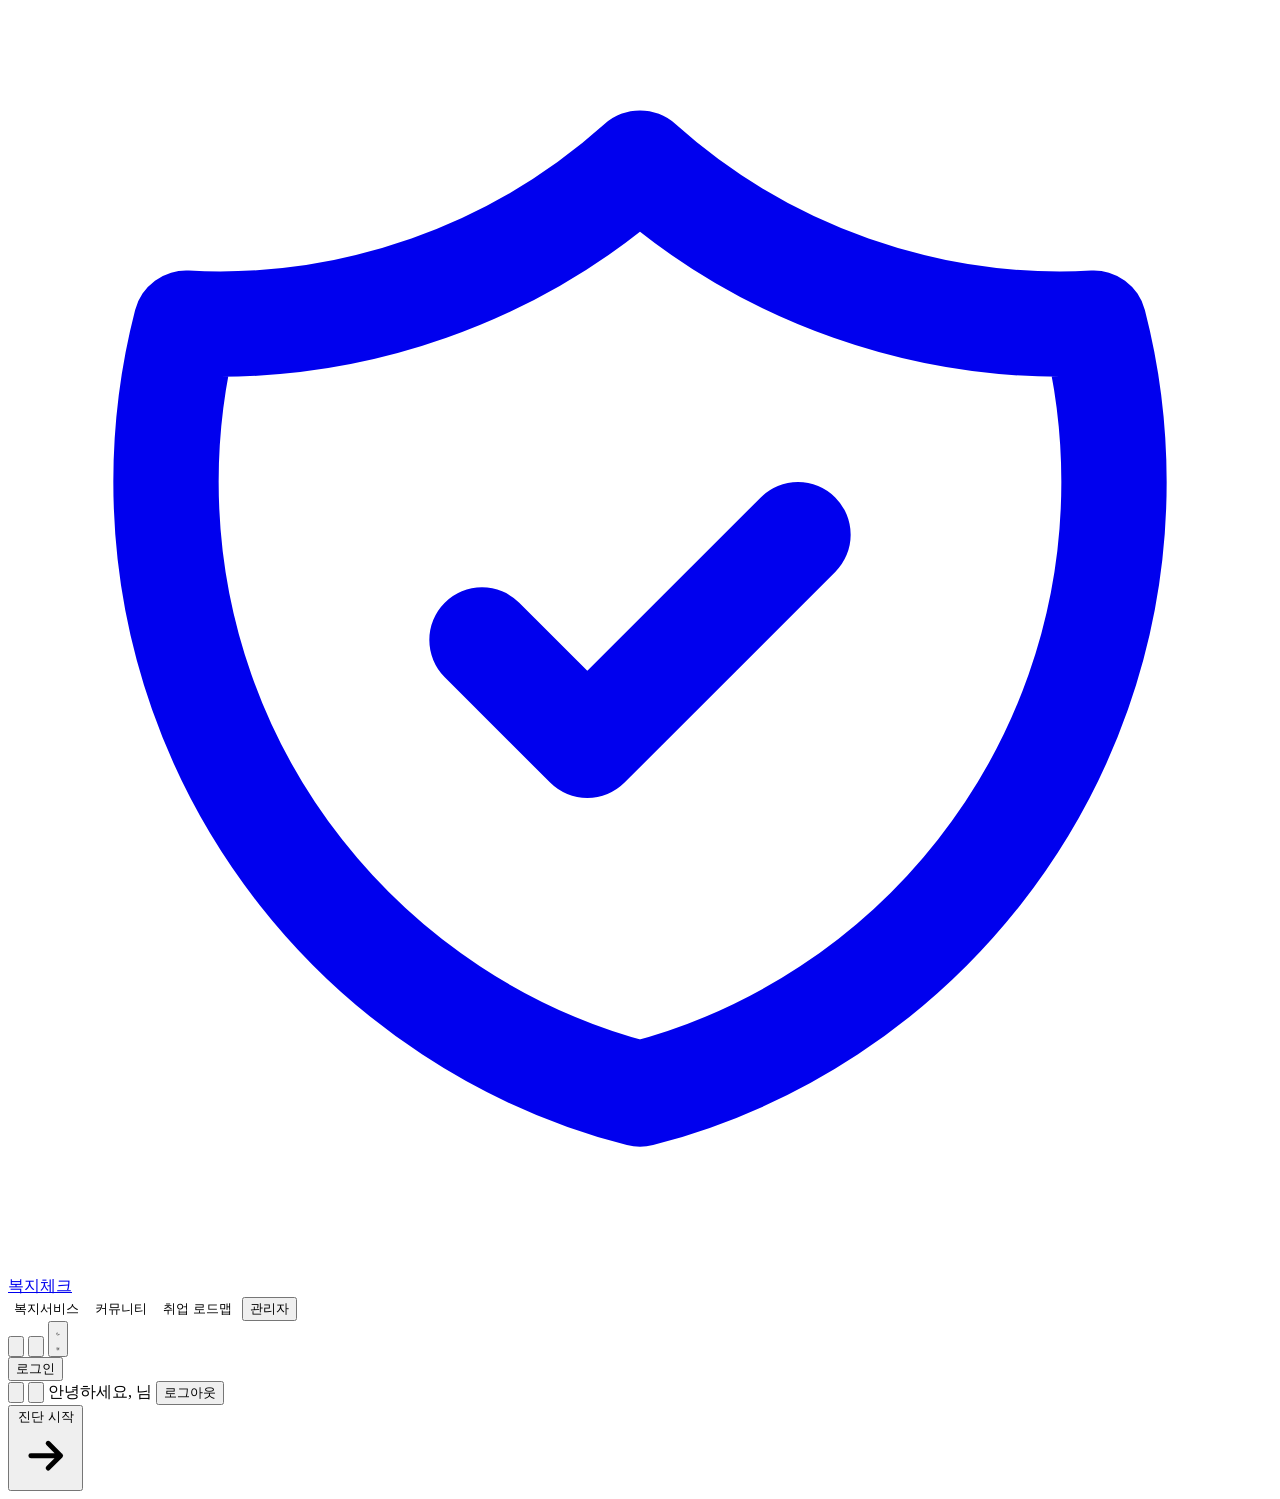
<file: src/main/resources/templates/fragments/header.html>
<!DOCTYPE html>
<html xmlns:th="http://www.thymeleaf.org">
<body>
<header th:fragment="header" id="site-header" class="fixed top-0 left-0 right-0 z-50 border-b border-border/50 bg-background/80 backdrop-blur-xl">
  <div class="max-w-7xl mx-auto px-2">
    <div class="flex items-center justify-between h-16">
      <!-- 로고 -->
      <a href="#" onclick="goPage('home')" class="flex items-center gap-3 cursor-pointer">
        <div class="w-9 h-9 rounded-xl bg-gradient-to-br from-primary to-primary-hover flex items-center justify-center shadow-lg shadow-primary/20">
          <svg class="w-5 h-5 text-background" fill="none" stroke="currentColor" viewBox="0 0 24 24">
            <path stroke-linecap="round" stroke-linejoin="round" stroke-width="2" d="M9 12l2 2 4-4m5.618-4.016A11.955 11.955 0 0112 2.944a11.955 11.955 0 01-8.618 3.04A12.02 12.02 0 003 9c0 5.591 3.824 10.29 9 11.622 5.176-1.332 9-6.03 9-11.622 0-1.042-.133-2.052-.382-3.016z"/>
          </svg>
        </div>
        <span class="text-xl font-bold">복지<span class="text-primary">체크</span></span>
      </a>

      <!-- 네비 -->
      <nav class="hidden md:flex items-center gap-6">
        <button onclick="goPage('welfare');if(typeof loadWelfareData==='function')loadWelfareData();" style="border:none;background:transparent;" class="text-muted-foreground hover:text-foreground transition-colors text-sm font-medium">복지서비스</button>
        <button onclick="requireLoginThenCommunity()" style="border:none;background:transparent;" class="text-muted-foreground hover:text-foreground transition-colors text-sm font-medium relative">커뮤니티<span id="notice-nav-badge" class="hidden absolute -top-1 -right-3 w-4 h-4 bg-destructive text-background text-[9px] font-bold rounded-full flex items-center justify-center"></span></button>
        <button onclick="requireLoginThenRoadmap()" style="border:none;background:transparent;" class="text-muted-foreground hover:text-foreground transition-colors text-sm font-medium">취업 로드맵</button>
        <button id="nav-admin-btn" onclick="goPage('admin')" class="hidden text-destructive/80 hover:text-destructive transition-colors text-sm font-medium">관리자</button>
      </nav>

      <!-- 우측 액션 -->
      <div class="flex items-center gap-2">
        <!-- 더보기 -->
        <button onclick="toggleDrawer()" class="w-9 h-9 rounded-xl border border-border flex items-center justify-center hover:bg-muted/50 transition-colors" title="더보기"><svg class="w-4 h-4 text-muted-foreground" fill="none" stroke="currentColor" viewBox="0 0 24 24"><path stroke-linecap="round" stroke-linejoin="round" stroke-width="2" d="M4 6h16M4 12h16M4 18h16"/></svg></button>
        <!-- 가이드 / 다크모드 -->
        <button onclick="showOnboarding()" class="hidden md:flex w-9 h-9 rounded-xl border border-border items-center justify-center hover:bg-muted/50 transition-colors" title="이용 가이드"><svg class="w-4 h-4 text-muted-foreground" fill="none" stroke="currentColor" viewBox="0 0 24 24"><path stroke-linecap="round" stroke-linejoin="round" stroke-width="2" d="M8.228 9c.549-1.165 2.03-2 3.772-2 2.21 0 4 1.343 4 3 0 1.4-1.278 2.575-3.006 2.907-.542.104-.994.54-.994 1.093m0 3h.01M21 12a9 9 0 11-18 0 9 9 0 0118 0z"/></svg></button>
        <button onclick="toggleDarkMode()" id="dark-mode-btn" class="hidden md:flex w-9 h-9 rounded-xl border border-border items-center justify-center hover:bg-muted/50 transition-colors" title="다크/라이트 모드">
          <svg id="dark-icon" class="w-4 h-4 text-muted-foreground hidden" fill="none" stroke="currentColor" viewBox="0 0 24 24"><path stroke-linecap="round" stroke-linejoin="round" stroke-width="2" d="M20.354 15.354A9 9 0 018.646 3.646 9.003 9.003 0 0012 21a9.003 9.003 0 008.354-5.646z"/></svg>
          <svg id="light-icon" class="w-4 h-4 text-muted-foreground" fill="none" stroke="currentColor" viewBox="0 0 24 24"><path stroke-linecap="round" stroke-linejoin="round" stroke-width="2" d="M12 3v1m0 16v1m9-9h-1M4 12H3m15.364 6.364l-.707-.707M6.343 6.343l-.707-.707m12.728 0l-.707.707M6.343 17.657l-.707.707M16 12a4 4 0 11-8 0 4 4 0 018 0z"/></svg>
        </button>
        <div id="nav-guest" class="flex items-center gap-2">
          <button onclick="openModal('modal-login')" class="px-4 py-2 text-sm text-muted-foreground hover:text-foreground border border-border rounded-xl transition-colors">로그인</button>
        </div>
        <div id="nav-user" class="hidden items-center gap-3">
          <button onclick="goPage('calendar')" class="w-9 h-9 rounded-xl border border-border flex items-center justify-center hover:bg-muted/50 transition-colors" title="캘린더">
            <svg class="w-4 h-4 text-muted-foreground" fill="none" stroke="currentColor" viewBox="0 0 24 24"><path stroke-linecap="round" stroke-linejoin="round" stroke-width="2" d="M8 7V3m8 4V3m-9 8h10M5 21h14a2 2 0 002-2V7a2 2 0 00-2-2H5a2 2 0 00-2 2v12a2 2 0 002 2z"/></svg>
          </button>
          <button onclick="openMyPage()" class="w-9 h-9 rounded-xl border border-border flex items-center justify-center hover:bg-muted/50 transition-colors" title="내 정보">
            <svg class="w-4 h-4 text-muted-foreground" fill="none" stroke="currentColor" viewBox="0 0 24 24"><path stroke-linecap="round" stroke-linejoin="round" stroke-width="2" d="M16 7a4 4 0 11-8 0 4 4 0 018 0zM12 14a7 7 0 00-7 7h14a7 7 0 00-7-7z"/></svg>
          </button>
          <span class="text-sm text-muted-foreground hidden md:inline">안녕하세요, <span id="nav-username" class="text-foreground font-medium"></span>님</span>
          <button onclick="logout()" class="px-4 py-2 text-sm text-muted-foreground hover:text-foreground border border-border rounded-xl transition-colors">로그아웃</button>
        </div>
        <button onclick="requireLoginThenDiagnosis()" class="hidden sm:inline-flex items-center gap-2 px-5 py-2.5 bg-gradient-to-r from-primary to-cyan-400 text-background font-semibold rounded-xl hover:shadow-lg hover:shadow-primary/30 transition-all hover:-translate-y-0.5 text-sm">
          진단 시작
          <svg class="w-4 h-4" fill="none" stroke="currentColor" viewBox="0 0 24 24"><path stroke-linecap="round" stroke-linejoin="round" stroke-width="2" d="M13 7l5 5m0 0l-5 5m5-5H6"/></svg>
        </button>
      </div>
    </div>
  </div>
</header>
</body>
</html>
</file>
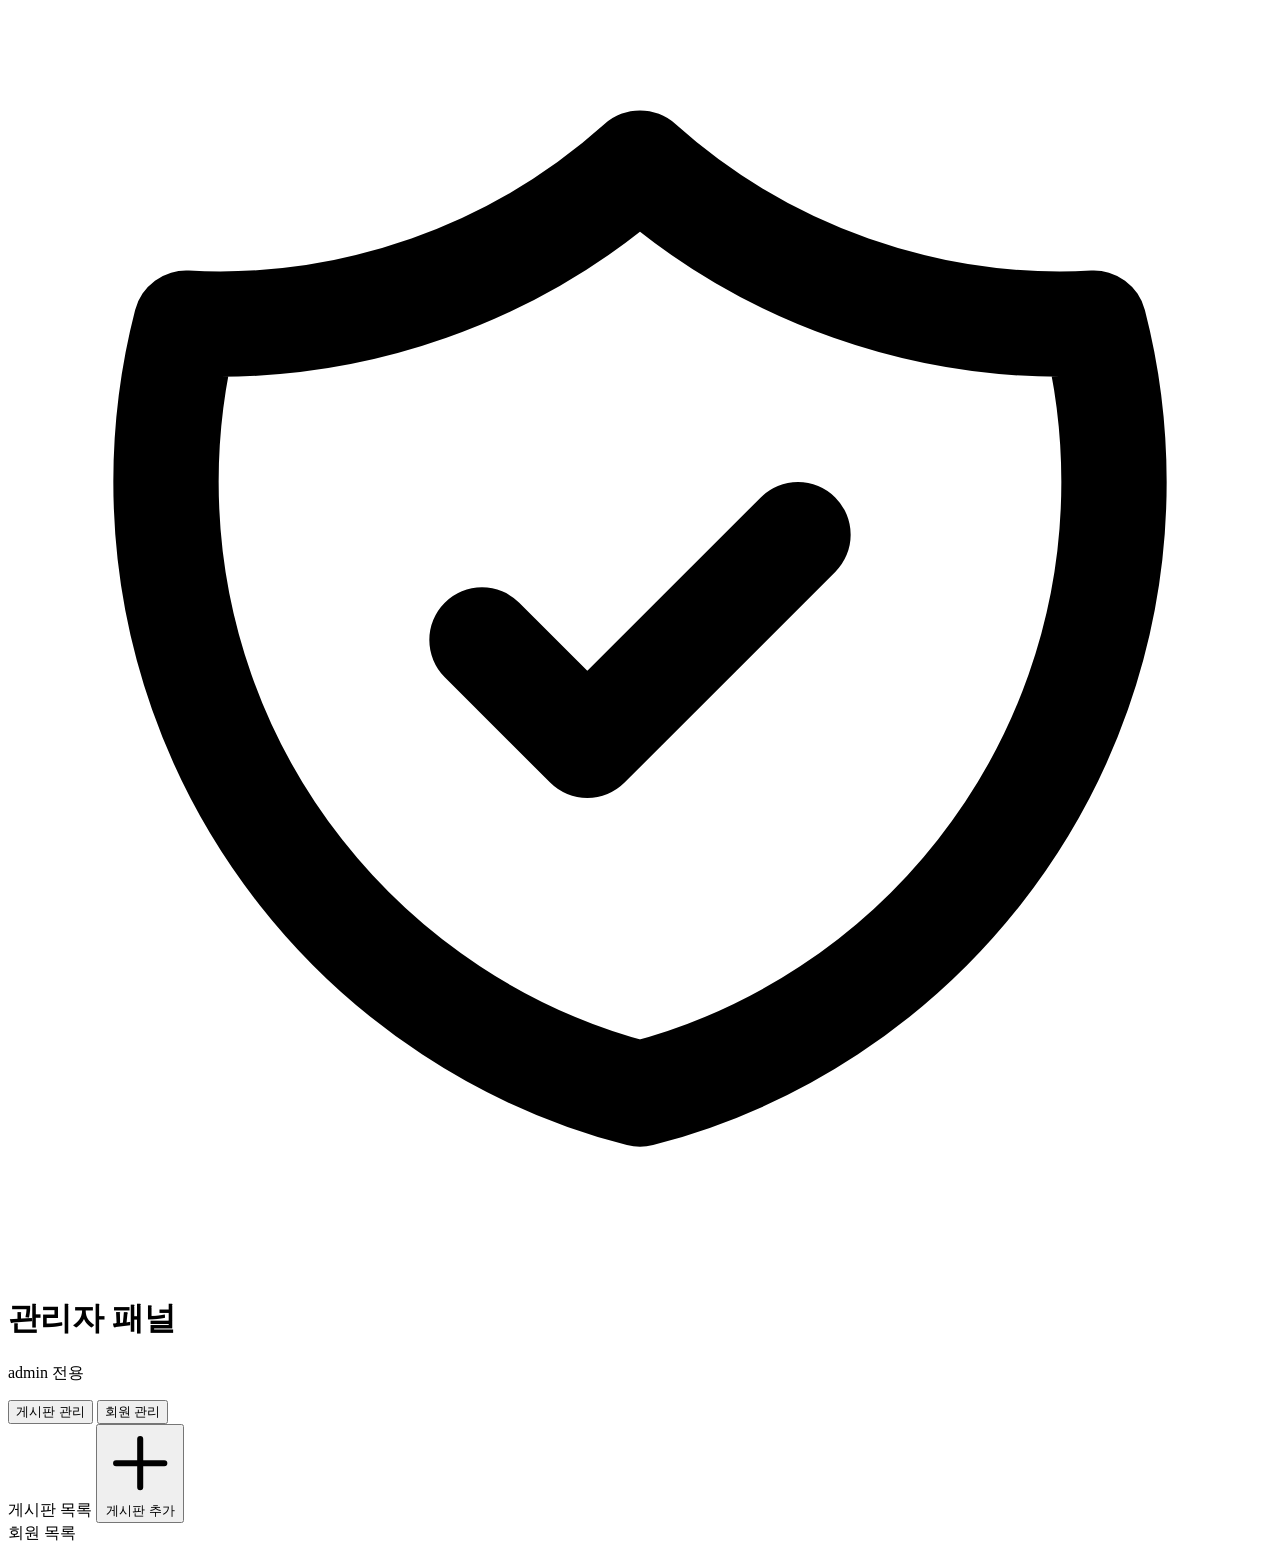
<file: src/main/resources/templates/fragments/pages/admin.html>
<!DOCTYPE html>
<html xmlns:th="http://www.thymeleaf.org">
<body>
<div th:fragment="admin" id="page-admin" class="page pt-16 min-h-screen">
  <div class="max-w-5xl mx-auto px-6 py-10">
    <div class="flex items-center gap-3 mb-8">
      <div class="w-10 h-10 rounded-xl bg-destructive/10 flex items-center justify-center">
        <svg class="w-5 h-5 text-destructive" fill="none" stroke="currentColor" viewBox="0 0 24 24"><path stroke-linecap="round" stroke-linejoin="round" stroke-width="2" d="M9 12l2 2 4-4m5.618-4.016A11.955 11.955 0 0112 2.944a11.955 11.955 0 01-8.618 3.04A12.02 12.02 0 003 9c0 5.591 3.824 10.29 9 11.622 5.176-1.332 9-6.03 9-11.622 0-1.042-.133-2.052-.382-3.016z"/></svg>
      </div>
      <div>
        <h1 class="text-2xl font-bold">관리자 패널</h1>
        <p class="text-xs text-muted-foreground">admin 전용</p>
      </div>
    </div>
    <div class="flex gap-0 border-b border-border mb-7">
      <button onclick="switchAdminTab('boards')" class="tab-btn admin-tab px-5 py-3 text-sm font-medium text-muted-foreground active" data-tab="boards">게시판 관리</button>
      <button onclick="switchAdminTab('users')" class="tab-btn admin-tab px-5 py-3 text-sm font-medium text-muted-foreground" data-tab="users">회원 관리</button>
    </div>
    <div id="admin-tab-boards">
      <div class="bg-card border border-border rounded-2xl overflow-hidden mb-5">
        <div class="px-6 py-4 border-b border-border flex items-center justify-between">
          <span class="font-semibold">게시판 목록</span>
          <button onclick="openAddBoard()" class="flex items-center gap-1.5 px-4 py-2 bg-primary/10 text-primary text-sm rounded-xl hover:bg-primary/20 transition-colors">
            <svg class="w-4 h-4" fill="none" stroke="currentColor" viewBox="0 0 24 24"><path stroke-linecap="round" stroke-linejoin="round" stroke-width="2" d="M12 4v16m8-8H4"/></svg>
            게시판 추가
          </button>
        </div>
        <div id="admin-board-list"></div>
      </div>
    </div>
    <div id="admin-tab-users" class="hidden">
      <div class="bg-card border border-border rounded-2xl overflow-hidden">
        <div class="px-6 py-4 border-b border-border">
          <span class="font-semibold">회원 목록</span>
        </div>
        <div id="admin-user-list"></div>
      </div>
    </div>
  </div>
</div>
</body>
</html>
</file>
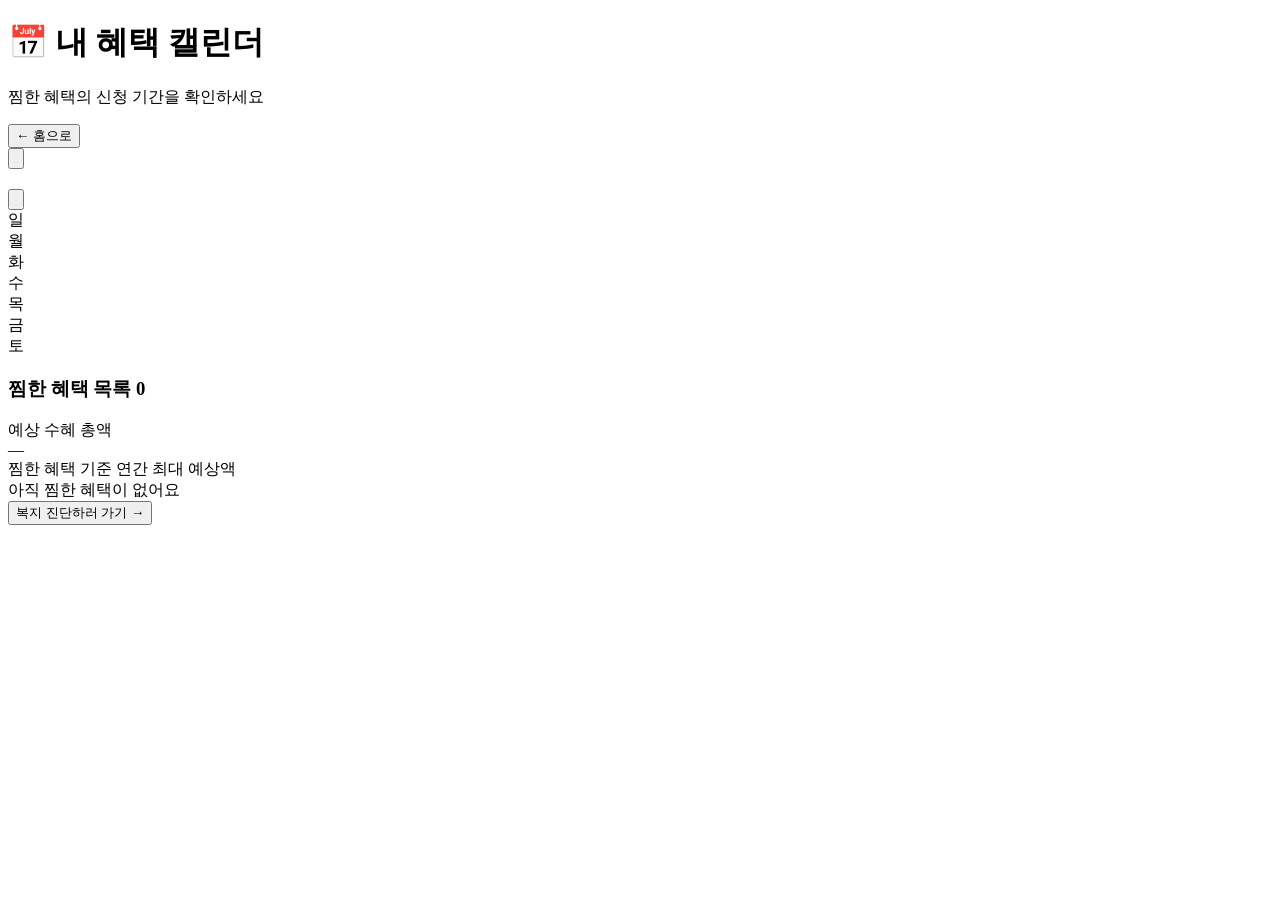
<file: src/main/resources/templates/fragments/pages/calendar.html>
<!DOCTYPE html>
<html xmlns:th="http://www.thymeleaf.org">
<body>
<div th:fragment="calendar" id="page-calendar" class="page pt-16 min-h-screen">
  <div class="max-w-3xl mx-auto px-6 py-10">
    <div class="flex items-center justify-between mb-8">
      <div>
        <h1 class="text-2xl font-bold mb-1">📅 내 혜택 캘린더</h1>
        <p class="text-sm text-muted-foreground">찜한 혜택의 신청 기간을 확인하세요</p>
      </div>
      <button onclick="goPage('home')" class="text-sm text-muted-foreground hover:text-foreground transition-colors">← 홈으로</button>
    </div>
    <div class="flex items-center justify-between mb-6">
      <button onclick="changeCalMonth(-1)" class="w-9 h-9 rounded-xl border border-border flex items-center justify-center hover:bg-muted/50 transition-colors">
        <svg class="w-4 h-4" fill="none" stroke="currentColor" viewBox="0 0 24 24"><path stroke-linecap="round" stroke-linejoin="round" stroke-width="2" d="M15 19l-7-7 7-7"/></svg>
      </button>
      <h2 id="cal-title" class="text-lg font-bold"></h2>
      <button onclick="changeCalMonth(1)" class="w-9 h-9 rounded-xl border border-border flex items-center justify-center hover:bg-muted/50 transition-colors">
        <svg class="w-4 h-4" fill="none" stroke="currentColor" viewBox="0 0 24 24"><path stroke-linecap="round" stroke-linejoin="round" stroke-width="2" d="M9 5l7 7-7 7"/></svg>
      </button>
    </div>
    <div class="bg-card border border-border rounded-2xl overflow-hidden mb-6">
      <div class="grid grid-cols-7 border-b border-border">
        <div class="text-center py-3 text-xs text-rose-400 font-medium">일</div>
        <div class="text-center py-3 text-xs text-muted-foreground font-medium">월</div>
        <div class="text-center py-3 text-xs text-muted-foreground font-medium">화</div>
        <div class="text-center py-3 text-xs text-muted-foreground font-medium">수</div>
        <div class="text-center py-3 text-xs text-muted-foreground font-medium">목</div>
        <div class="text-center py-3 text-xs text-muted-foreground font-medium">금</div>
        <div class="text-center py-3 text-xs text-blue-400 font-medium">토</div>
      </div>
      <div id="cal-grid"></div>
    </div>
    <div>
      <h3 class="font-semibold mb-4 text-sm">찜한 혜택 목록 <span id="wish-count" class="text-primary ml-1">0</span></h3>
      <div id="wish-list" class="space-y-3"></div>
      <div class="mt-4 p-4 bg-muted/20 rounded-xl border border-border">
        <div class="text-xs font-semibold text-muted-foreground mb-2 uppercase tracking-wider">예상 수혜 총액</div>
        <div id="total-benefit-calc" class="text-xl font-bold text-primary">—</div>
        <div class="text-xs text-muted-foreground mt-1">찜한 혜택 기준 연간 최대 예상액</div>
      </div>
      <div id="wish-empty" class="text-center py-12 text-muted-foreground text-sm hidden">
        아직 찜한 혜택이 없어요<br>
        <button onclick="requireLoginThenDiagnosis()" class="mt-3 text-primary hover:underline text-sm">복지 진단하러 가기 →</button>
      </div>
    </div>
  </div>
</div>
</body>
</html>
</file>
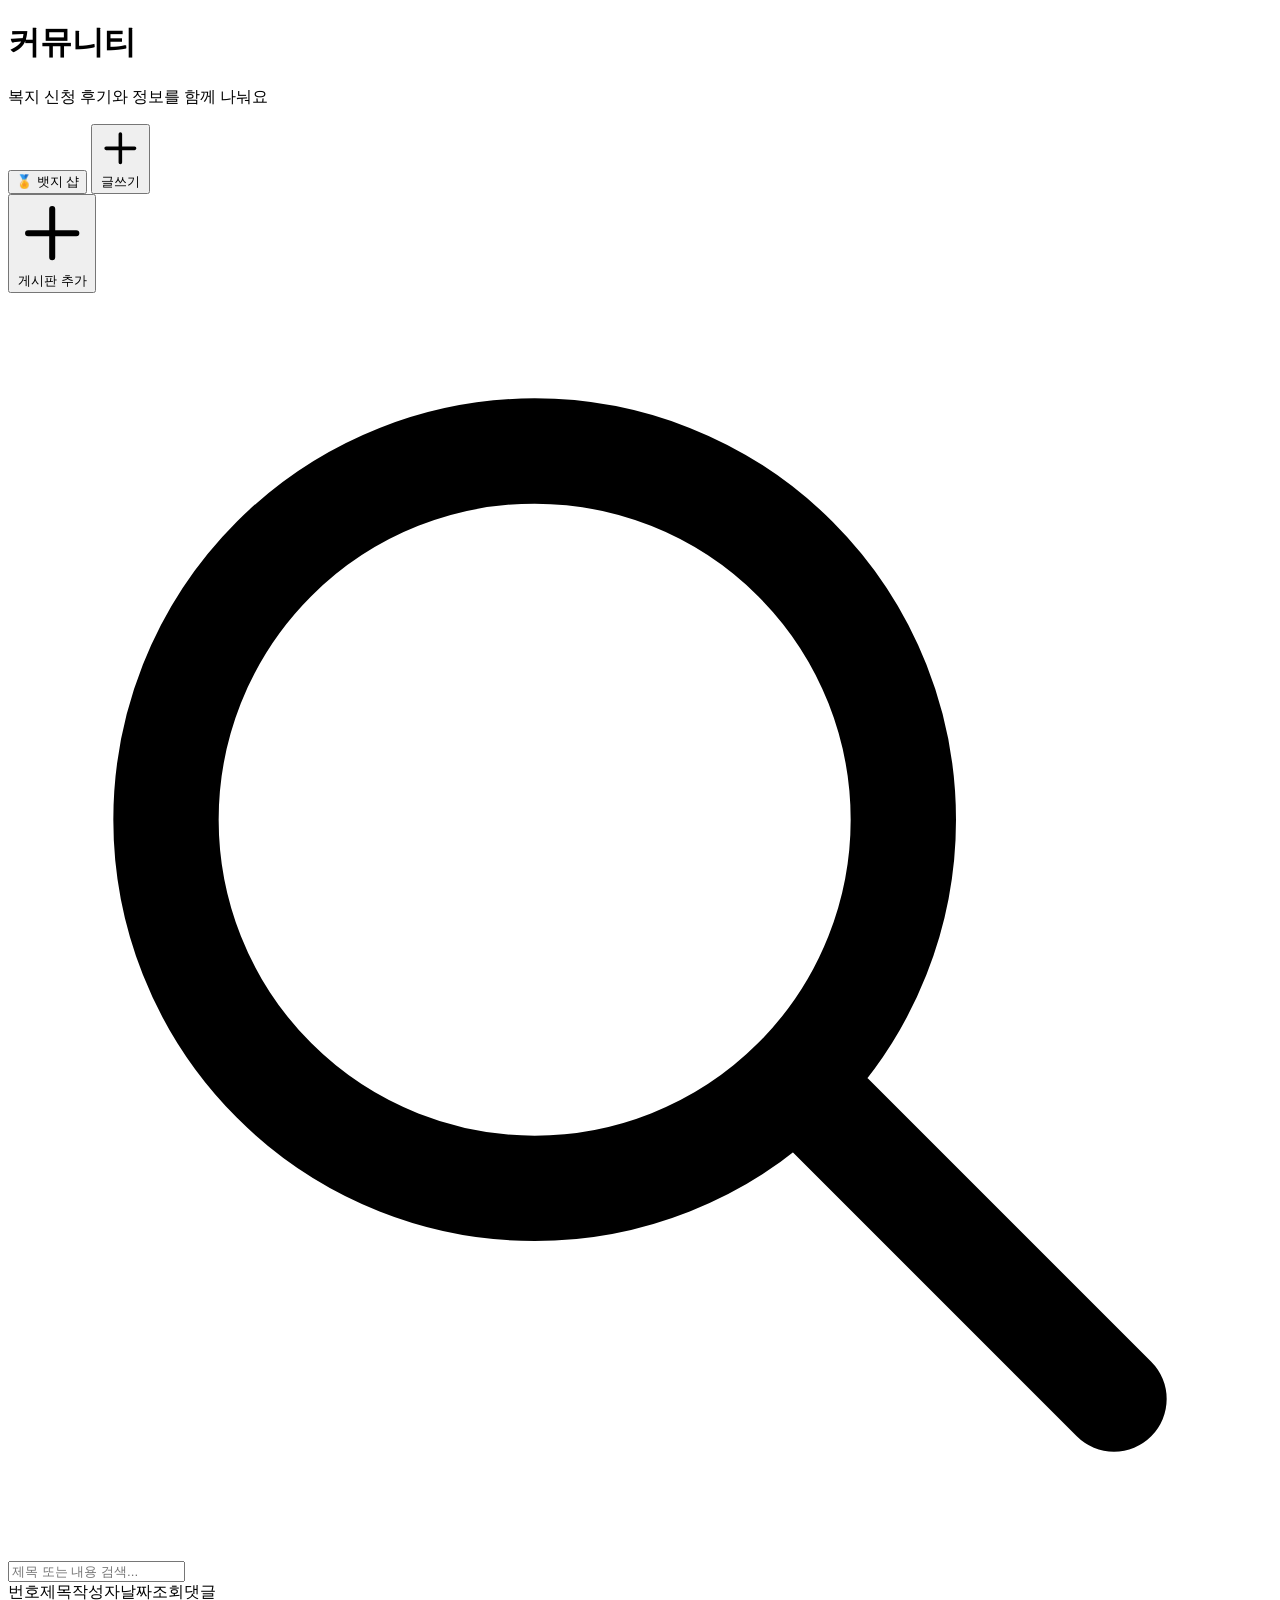
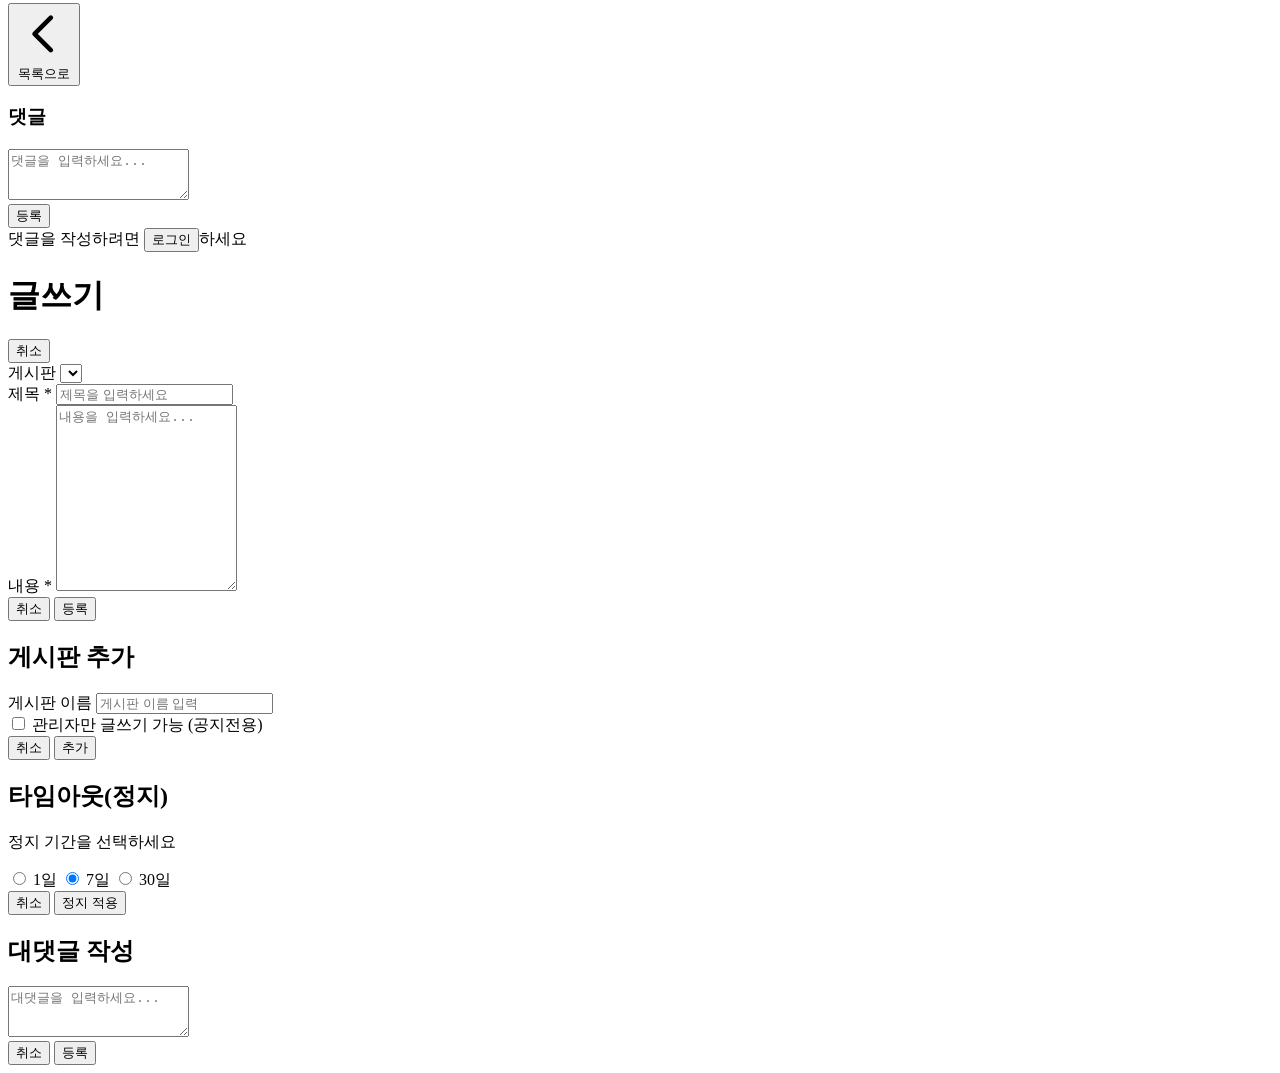
<file: src/main/resources/templates/fragments/pages/community.html>
<!DOCTYPE html>
<html xmlns:th="http://www.thymeleaf.org">
<body>
<th:block th:fragment="community">

<!-- 커뮤니티 목록 -->
<div id="page-community" class="page pt-16 flex-col min-h-screen">
  <div class="max-w-5xl mx-auto px-6 py-10 w-full flex-1">
    <div class="flex items-center justify-between mb-8">
      <div>
        <h1 class="text-2xl font-bold mb-1">커뮤니티</h1>
        <p class="text-sm text-muted-foreground">복지 신청 후기와 정보를 함께 나눠요</p>
      </div>
      <div class="flex items-center gap-3">
        <button onclick="openBadgeShop()" class="flex items-center gap-1.5 px-4 py-2.5 bg-card border border-border rounded-xl text-sm text-muted-foreground hover:text-primary hover:border-primary/40 transition-all font-medium">
          🏅 뱃지 샵
        </button>
        <button id="btn-write-post" onclick="goWritePost()" class="hidden items-center gap-2 px-5 py-2.5 bg-gradient-to-r from-primary to-cyan-400 text-background font-semibold rounded-xl text-sm hover:shadow-lg hover:shadow-primary/30 transition-all">
          <svg class="w-4 h-4" fill="none" stroke="currentColor" viewBox="0 0 24 24"><path stroke-linecap="round" stroke-linejoin="round" stroke-width="2" d="M12 4v16m8-8H4"/></svg>
          글쓰기
        </button>
      </div>
    </div>
    <div class="flex items-center gap-0 border-b border-border mb-6">
      <div id="board-tabs" class="flex items-center gap-0"></div>
      <button id="btn-add-board" onclick="openAddBoard()" class="hidden ml-auto mr-0 px-3 py-2 text-xs text-primary hover:bg-primary/10 rounded-lg transition-colors flex items-center gap-1">
        <svg class="w-3.5 h-3.5" fill="none" stroke="currentColor" viewBox="0 0 24 24"><path stroke-linecap="round" stroke-linejoin="round" stroke-width="2" d="M12 4v16m8-8H4"/></svg>
        게시판 추가
      </button>
    </div>
    <div class="flex gap-3 mb-5">
      <div class="relative flex-1">
        <svg class="absolute left-3 top-1/2 -translate-y-1/2 w-4 h-4 text-muted-foreground" fill="none" stroke="currentColor" viewBox="0 0 24 24"><path stroke-linecap="round" stroke-linejoin="round" stroke-width="2" d="M21 21l-6-6m2-5a7 7 0 11-14 0 7 7 0 0114 0"/></svg>
        <input id="board-search" type="text" placeholder="제목 또는 내용 검색..." onkeyup="renderBoard()" class="w-full bg-card border border-border rounded-xl pl-10 pr-4 py-2.5 text-sm focus:outline-none focus:border-primary transition-colors">
      </div>
    </div>
    <div class="bg-card border border-border rounded-2xl overflow-hidden mb-6">
      <div class="grid text-xs text-muted-foreground font-medium px-5 py-3 border-b border-border bg-muted/20" style="grid-template-columns:60px 1fr 100px 70px 60px 60px">
        <span>번호</span><span>제목</span><span>작성자</span><span class="text-center">날짜</span><span class="text-center">조회</span><span class="text-center">댓글</span>
      </div>
      <div id="post-list-body"></div>
    </div>
    <div id="pagination" class="flex justify-center gap-1.5"></div>
  </div>
</div>

<!-- 게시글 상세 -->
<div id="page-post-detail" class="page pt-16 min-h-screen">
  <div class="max-w-3xl mx-auto px-6 py-10">
    <button onclick="goPage('community')" class="flex items-center gap-2 text-sm text-muted-foreground hover:text-foreground mb-6 transition-colors">
      <svg class="w-4 h-4" fill="none" stroke="currentColor" viewBox="0 0 24 24"><path stroke-linecap="round" stroke-linejoin="round" stroke-width="2" d="M15 19l-7-7 7-7"/></svg>
      목록으로
    </button>
    <div id="post-detail-content"></div>
    <div class="mt-10">
      <h3 class="text-lg font-bold mb-5" id="comment-count-label">댓글</h3>
      <div id="comment-list" class="space-y-4 mb-6"></div>
      <div id="comment-form-wrap" class="hidden">
        <div class="bg-card border border-border rounded-2xl p-5">
          <div class="flex items-center gap-3 mb-3">
            <div class="w-8 h-8 rounded-full bg-primary/20 flex items-center justify-center text-xs font-bold text-primary" id="comment-avatar"></div>
            <span class="text-sm font-medium" id="comment-author-name"></span>
          </div>
          <textarea id="comment-input" rows="3" placeholder="댓글을 입력하세요..." class="w-full bg-background border border-border rounded-xl px-4 py-3 text-sm focus:outline-none focus:border-primary focus:ring-2 focus:ring-primary/20 transition-all resize-none mb-3"></textarea>
          <div class="flex justify-end">
            <button onclick="submitComment(null)" class="px-5 py-2 bg-primary text-background text-sm font-semibold rounded-xl hover:bg-primary-hover transition-colors">등록</button>
          </div>
        </div>
      </div>
      <div id="comment-login-notice" class="hidden text-center py-8 text-sm text-muted-foreground">
        <span>댓글을 작성하려면 </span><button onclick="openModal('modal-login')" class="text-primary hover:underline">로그인</button><span>하세요</span>
      </div>
    </div>
  </div>
</div>

<!-- 글쓰기/수정 -->
<div id="page-post-write" class="page pt-16 min-h-screen">
  <div class="max-w-3xl mx-auto px-6 py-10">
    <div class="flex items-center justify-between mb-8">
      <h1 id="write-page-title" class="text-2xl font-bold">글쓰기</h1>
      <button onclick="goPage('community')" class="text-sm text-muted-foreground hover:text-foreground transition-colors">취소</button>
    </div>
    <div class="bg-card border border-border rounded-2xl p-6 space-y-5">
      <div>
        <label class="text-xs text-muted-foreground mb-1.5 block">게시판</label>
        <select id="write-board" class="w-full bg-background border border-border rounded-xl px-4 py-3 text-sm focus:outline-none focus:border-primary transition-colors"></select>
      </div>
      <div>
        <label class="text-xs text-muted-foreground mb-1.5 block">제목 <span class="text-destructive">*</span></label>
        <input id="write-title" type="text" placeholder="제목을 입력하세요" class="w-full bg-background border border-border rounded-xl px-4 py-3 text-sm focus:outline-none focus:border-primary focus:ring-2 focus:ring-primary/20 transition-all">
      </div>
      <div>
        <label class="text-xs text-muted-foreground mb-1.5 block">내용 <span class="text-destructive">*</span></label>
        <textarea id="write-content" rows="12" placeholder="내용을 입력하세요..." class="w-full bg-background border border-border rounded-xl px-4 py-3 text-sm focus:outline-none focus:border-primary focus:ring-2 focus:ring-primary/20 transition-all resize-none"></textarea>
      </div>
      <div id="write-err" class="hidden text-xs text-destructive bg-destructive/10 rounded-lg px-3 py-2"></div>
      <div class="flex justify-end gap-3 pt-2">
        <button onclick="goPage('community')" class="px-6 py-2.5 border border-border rounded-xl text-sm hover:bg-muted/50 transition-colors">취소</button>
        <button onclick="submitPost()" class="px-6 py-2.5 bg-gradient-to-r from-primary to-cyan-400 text-background font-semibold rounded-xl text-sm hover:shadow-lg hover:shadow-primary/30 transition-all" id="write-submit-btn">등록</button>
      </div>
    </div>
  </div>
</div>

<!-- 게시판 추가 모달 -->
<div id="modal-add-board" class="modal-overlay" onclick="handleOverlayClick(event,'modal-add-board')">
  <div class="modal-box w-full max-w-sm mx-4 bg-card border border-border rounded-2xl p-8">
    <h2 class="text-lg font-bold mb-5">게시판 추가</h2>
    <div class="space-y-4">
      <div>
        <label class="text-xs text-muted-foreground mb-1.5 block">게시판 이름</label>
        <input id="new-board-name" type="text" placeholder="게시판 이름 입력" class="w-full bg-background border border-border rounded-xl px-4 py-3 text-sm focus:outline-none focus:border-primary transition-colors">
      </div>
      <div class="flex items-center gap-3">
        <input id="new-board-admin-only" type="checkbox" class="w-4 h-4 accent-primary">
        <label class="text-sm text-muted-foreground">관리자만 글쓰기 가능 (공지전용)</label>
      </div>
      <div class="flex gap-3 pt-2">
        <button onclick="closeModal('modal-add-board')" class="flex-1 py-2.5 border border-border rounded-xl text-sm hover:bg-muted/50 transition-colors">취소</button>
        <button onclick="doAddBoard()" class="flex-1 py-2.5 bg-primary text-background font-semibold rounded-xl text-sm hover:bg-primary-hover transition-colors">추가</button>
      </div>
    </div>
  </div>
</div>

<!-- 타임아웃 모달 -->
<div id="modal-timeout" class="modal-overlay" onclick="handleOverlayClick(event,'modal-timeout')">
  <div class="modal-box w-full max-w-sm mx-4 bg-card border border-border rounded-2xl p-8">
    <h2 class="text-lg font-bold mb-2">타임아웃(정지)</h2>
    <p class="text-sm text-muted-foreground mb-5">정지 기간을 선택하세요</p>
    <div class="space-y-3 mb-5">
      <label class="flex items-center gap-3 p-3 border border-border rounded-xl cursor-pointer hover:border-primary/40 transition-colors"><input type="radio" name="timeout-dur" value="1" class="accent-primary"> <span class="text-sm">1일</span></label>
      <label class="flex items-center gap-3 p-3 border border-border rounded-xl cursor-pointer hover:border-primary/40 transition-colors"><input type="radio" name="timeout-dur" value="7" class="accent-primary" checked> <span class="text-sm">7일</span></label>
      <label class="flex items-center gap-3 p-3 border border-border rounded-xl cursor-pointer hover:border-primary/40 transition-colors"><input type="radio" name="timeout-dur" value="30" class="accent-primary"> <span class="text-sm">30일</span></label>
    </div>
    <input id="timeout-target-id" type="hidden">
    <div class="flex gap-3">
      <button onclick="closeModal('modal-timeout')" class="flex-1 py-2.5 border border-border rounded-xl text-sm hover:bg-muted/50 transition-colors">취소</button>
      <button onclick="doTimeout()" class="flex-1 py-2.5 bg-warning text-background font-semibold rounded-xl text-sm">정지 적용</button>
    </div>
  </div>
</div>

<!-- 대댓글 모달 -->
<div id="modal-reply" class="modal-overlay" onclick="handleOverlayClick(event,'modal-reply')">
  <div class="modal-box w-full max-w-md mx-4 bg-card border border-border rounded-2xl p-6">
    <h2 class="text-base font-bold mb-1">대댓글 작성</h2>
    <p class="text-xs text-muted-foreground mb-4" id="reply-to-label"></p>
    <textarea id="reply-input" rows="3" placeholder="대댓글을 입력하세요..." class="w-full bg-background border border-border rounded-xl px-4 py-3 text-sm focus:outline-none focus:border-primary focus:ring-2 focus:ring-primary/20 transition-all resize-none mb-3"></textarea>
    <input id="reply-target-comment-id" type="hidden">
    <div class="flex justify-end gap-3">
      <button onclick="closeModal('modal-reply')" class="px-5 py-2 border border-border rounded-xl text-sm hover:bg-muted/50 transition-colors">취소</button>
      <button onclick="submitReply()" class="px-5 py-2 bg-primary text-background text-sm font-semibold rounded-xl hover:bg-primary-hover transition-colors">등록</button>
    </div>
  </div>
</div>

</th:block>
</body>
</html>
</file>
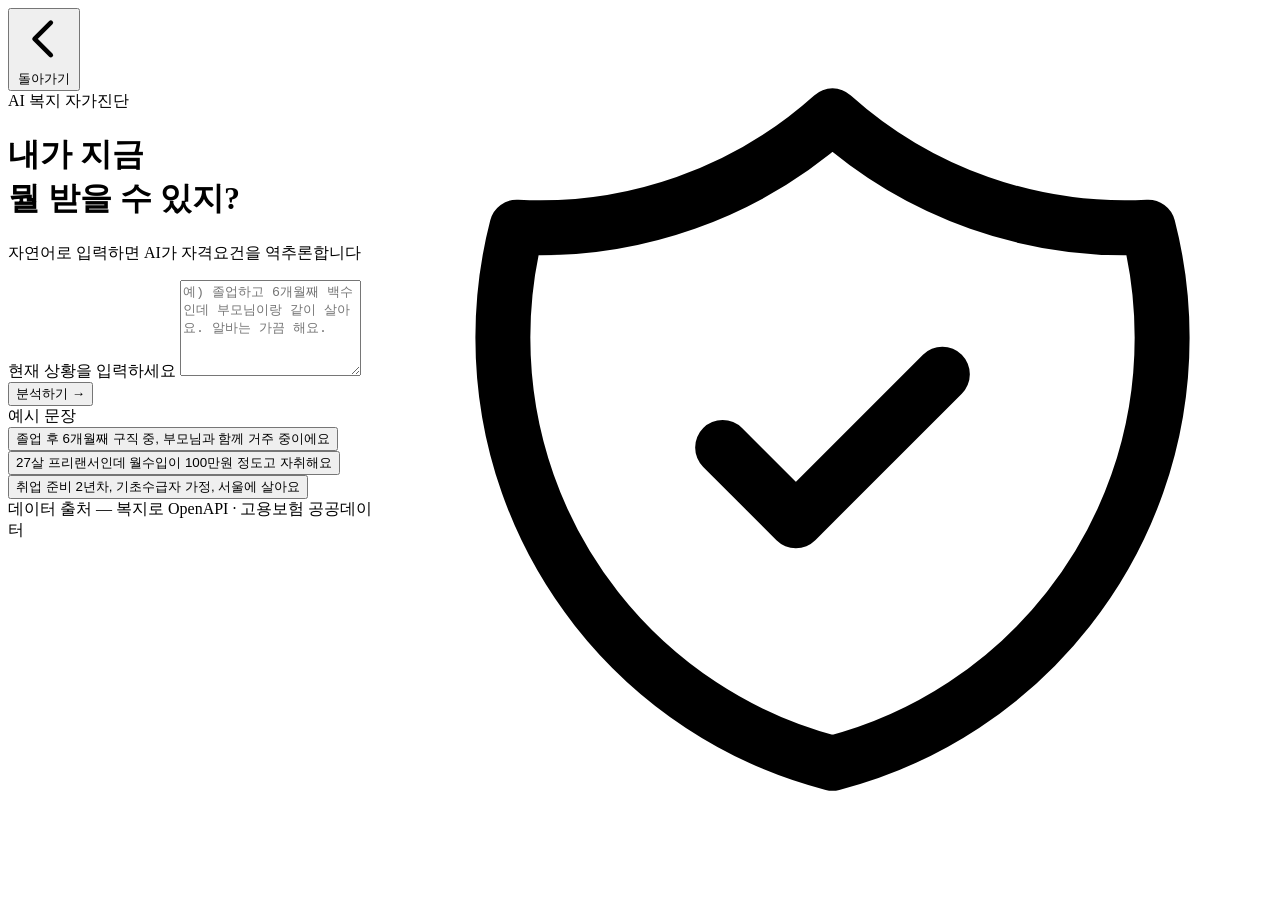
<file: src/main/resources/templates/fragments/pages/diagnosis.html>
<!DOCTYPE html>
<html xmlns:th="http://www.thymeleaf.org">
<body>
<div th:fragment="diagnosis" id="page-diagnosis" class="page pt-16 flex-col" style="height:100vh">
  <div id="diag-layout" style="display:flex;flex:1;height:calc(100vh - 64px);overflow:hidden;">
    <div id="diag-left" class="bg-card border-r border-border flex flex-col overflow-y-auto" style="width:380px;min-width:240px;max-width:600px;flex-shrink:0;">
      <div class="p-8 flex flex-col gap-7 flex-1">
        <div>
          <button onclick="goPage('home')" class="text-xs text-muted-foreground hover:text-foreground mb-4 flex items-center gap-1 transition-colors">
            <svg class="w-3 h-3" fill="none" stroke="currentColor" viewBox="0 0 24 24"><path stroke-linecap="round" stroke-linejoin="round" stroke-width="2" d="M15 19l-7-7 7-7"/></svg>
            돌아가기
          </button>
          <div class="text-xs text-muted-foreground uppercase tracking-widest mb-3">AI 복지 자가진단</div>
          <h1 class="text-3xl font-extrabold leading-snug mb-3">내가 지금<br><span class="gradient-text">뭘 받을 수 있지?</span></h1>
          <p class="text-sm text-muted-foreground leading-relaxed">자연어로 입력하면 AI가 자격요건을 역추론합니다</p>
        </div>
        <div>
          <label class="text-xs text-muted-foreground uppercase tracking-wider mb-2 block">현재 상황을 입력하세요</label>
          <textarea id="diag-input" rows="6" class="w-full bg-background border border-border rounded-xl px-4 py-3 text-foreground placeholder:text-muted-foreground focus:outline-none focus:border-primary focus:ring-2 focus:ring-primary/20 transition-all resize-none text-sm leading-relaxed" placeholder="예) 졸업하고 6개월째 백수인데 부모님이랑 같이 살아요. 알바는 가끔 해요."></textarea>
          <button id="diag-btn" onclick="runDiagnosis()" class="mt-3 w-full py-3 bg-gradient-to-r from-primary to-cyan-400 text-background font-semibold rounded-xl text-sm hover:shadow-lg hover:shadow-primary/30 transition-all">분석하기 →</button>
        </div>
        <div>
          <div class="text-xs text-muted-foreground uppercase tracking-wider mb-3">예시 문장</div>
          <div class="flex flex-col gap-2">
            <button class="quick-prompt text-left px-4 py-3 bg-background border border-border rounded-xl text-xs text-muted-foreground hover:text-foreground hover:border-primary/40 transition-all leading-relaxed">졸업 후 6개월째 구직 중, 부모님과 함께 거주 중이에요</button>
            <button class="quick-prompt text-left px-4 py-3 bg-background border border-border rounded-xl text-xs text-muted-foreground hover:text-foreground hover:border-primary/40 transition-all leading-relaxed">27살 프리랜서인데 월수입이 100만원 정도고 자취해요</button>
            <button class="quick-prompt text-left px-4 py-3 bg-background border border-border rounded-xl text-xs text-muted-foreground hover:text-foreground hover:border-primary/40 transition-all leading-relaxed">취업 준비 2년차, 기초수급자 가정, 서울에 살아요</button>
          </div>
        </div>
      </div>
      <div class="p-6 border-t border-border text-xs text-muted-foreground leading-relaxed">데이터 출처 — 복지로 OpenAPI · 고용보험 공공데이터</div>
    </div>
    <!-- 드래그 핸들 -->
    <div id="diag-resizer" style="width:5px;background:transparent;cursor:col-resize;flex-shrink:0;transition:background .15s;position:relative;z-index:10;"
         onmouseenter="this.style.background='rgba(6,182,212,0.4)'"
         onmouseleave="this.style.background='transparent'">
    </div>
    <div class="bg-background overflow-y-auto flex flex-col" id="right-panel" style="flex:1;min-width:0;overflow-x:hidden;">
      <div id="s-empty" class="flex-1 flex flex-col items-center justify-center gap-4 p-12 text-center">
        <div class="w-14 h-14 rounded-2xl bg-card border border-border flex items-center justify-center"><svg class="w-6 h-6 text-muted-foreground" fill="none" stroke="currentColor" viewBox="0 0 24 24"><path stroke-linecap="round" stroke-linejoin="round" stroke-width="1.5" d="M9 12l2 2 4-4m5.618-4.016A11.955 11.955 0 0112 2.944a11.955 11.955 0 01-8.618 3.04A12.02 12.02 0 003 9c0 5.591 3.824 10.29 9 11.622 5.176-1.332 9-6.03 9-11.622 0-1.042-.133-2.052-.382-3.016z"/></svg></div>
        <div class="text-foreground font-medium">왼쪽에 상황을 입력하면<br>여기에 결과가 나타납니다</div>
      </div>
      <div id="s-loading" class="hidden flex-1 flex flex-col p-8 gap-7 overflow-y-auto">
        <!-- 스피너 + 단계 진행 -->
        <div class="flex flex-col items-center gap-5 pt-4">
          <div class="relative w-12 h-12 flex-shrink-0">
            <div class="w-12 h-12 rounded-full border-2 border-border border-t-primary animate-spin"></div>
            <div class="absolute inset-0 flex items-center justify-center">
              <svg class="w-4 h-4 text-primary" fill="none" stroke="currentColor" viewBox="0 0 24 24"><path stroke-linecap="round" stroke-linejoin="round" stroke-width="2" d="M9.663 17h4.673M12 3v1m6.364 1.636l-.707.707M21 12h-1M4 12H3m3.343-5.657l-.707-.707m2.828 9.9a5 5 0 117.072 0l-.548.547A3.374 3.374 0 0014 18.469V19a2 2 0 11-4 0v-.531c0-.895-.356-1.754-.988-2.386l-.548-.547z"/></svg>
            </div>
          </div>
          <div id="diag-loading-text" class="text-sm font-semibold text-foreground tracking-wide">AI가 분석 중입니다</div>
          <div class="flex gap-1.5 mt-1">
            <div class="w-1.5 h-1.5 rounded-full bg-primary animate-bounce" style="animation-delay:0s"></div>
            <div class="w-1.5 h-1.5 rounded-full bg-primary animate-bounce" style="animation-delay:0.15s"></div>
            <div class="w-1.5 h-1.5 rounded-full bg-primary animate-bounce" style="animation-delay:0.3s"></div>
          </div>
        </div>
        <!-- 스켈레톤 요약 바 -->
        <div class="grid grid-cols-3 bg-card border border-border rounded-xl overflow-hidden flex-shrink-0">
          <div class="px-5 py-4 border-r border-border space-y-2">
            <div class="h-7 w-10 bg-muted animate-pulse rounded"></div>
            <div class="h-2.5 w-16 bg-muted animate-pulse rounded"></div>
          </div>
          <div class="px-5 py-4 border-r border-border space-y-2">
            <div class="h-7 w-20 bg-muted animate-pulse rounded"></div>
            <div class="h-2.5 w-14 bg-muted animate-pulse rounded"></div>
          </div>
          <div class="px-5 py-4 space-y-2">
            <div class="h-7 w-12 bg-muted animate-pulse rounded"></div>
            <div class="h-2.5 w-16 bg-muted animate-pulse rounded"></div>
          </div>
        </div>
        <!-- 스켈레톤 카드 -->
        <div class="space-y-3">
          <div class="h-3 w-32 bg-muted animate-pulse rounded"></div>
          <div class="bg-card border-l-[3px] border-l-cyan-500/30 border border-border rounded-xl p-4 space-y-2">
            <div class="h-4 w-44 bg-muted animate-pulse rounded"></div>
            <div class="h-3 w-20 bg-muted animate-pulse rounded"></div>
            <div class="h-3 w-full bg-muted animate-pulse rounded mt-2"></div>
            <div class="h-3 w-4/5 bg-muted animate-pulse rounded"></div>
          </div>
          <div class="bg-card border-l-[3px] border-l-violet-500/30 border border-border rounded-xl p-4 space-y-2">
            <div class="h-4 w-36 bg-muted animate-pulse rounded"></div>
            <div class="h-3 w-24 bg-muted animate-pulse rounded"></div>
            <div class="h-3 w-full bg-muted animate-pulse rounded mt-2"></div>
            <div class="h-3 w-3/5 bg-muted animate-pulse rounded"></div>
          </div>
          <div class="bg-card border-l-[3px] border-l-amber-500/30 border border-border rounded-xl p-4 space-y-2 opacity-60">
            <div class="h-4 w-40 bg-muted animate-pulse rounded"></div>
            <div class="h-3 w-16 bg-muted animate-pulse rounded"></div>
            <div class="h-3 w-full bg-muted animate-pulse rounded mt-2"></div>
          </div>
        </div>
      </div>
      <div id="s-result" class="hidden flex-col flex-1">
        <div class="bg-card border-b border-border px-8 py-5">
          <div class="flex items-start gap-3">
            <span class="flex-shrink-0 px-2 py-1 bg-primary text-background text-xs font-bold rounded-lg">AI</span>
            <p id="r-parse" class="text-sm text-muted-foreground leading-relaxed flex-1"></p>
            <button onclick="resetDiagnosis()" class="flex-shrink-0 flex items-center gap-1.5 px-3 py-1.5 border border-border rounded-lg text-xs text-muted-foreground hover:text-primary hover:border-primary/40 transition-all">
              <svg class="w-3 h-3" fill="none" stroke="currentColor" viewBox="0 0 24 24"><path stroke-linecap="round" stroke-linejoin="round" stroke-width="2" d="M4 4v5h.582m15.356 2A8.001 8.001 0 004.582 9m0 0H9m11 11v-5h-.581m0 0a8.003 8.003 0 01-15.357-2m15.357 2H15"/></svg>
              다시 진단하기
            </button>
          </div>
        </div>
        <div class="grid grid-cols-3 bg-card border-b border-border">
          <div class="px-8 py-5 border-r border-border"><div id="r-count" class="text-3xl font-bold text-primary"></div><div class="text-xs text-muted-foreground mt-1">신청 가능 혜택</div></div>
          <div class="px-8 py-5 border-r border-border"><div id="r-amount" class="text-3xl font-bold text-foreground"></div><div class="text-xs text-muted-foreground mt-1">연간 최대 수혜액</div></div>
          <div class="px-8 py-5"><div id="r-deadline" class="text-3xl font-bold text-destructive"></div><div class="text-xs text-muted-foreground mt-1">가장 빠른 마감</div></div>
        </div>
        <div class="p-8 flex-1">
          <div id="r-title" class="text-xs font-medium text-muted-foreground uppercase tracking-widest mb-5"></div>
          <div id="r-cards" class="space-y-4"></div>
        </div>
      </div>
    </div>
  </div>
</div>
</body>
</html>
</file>
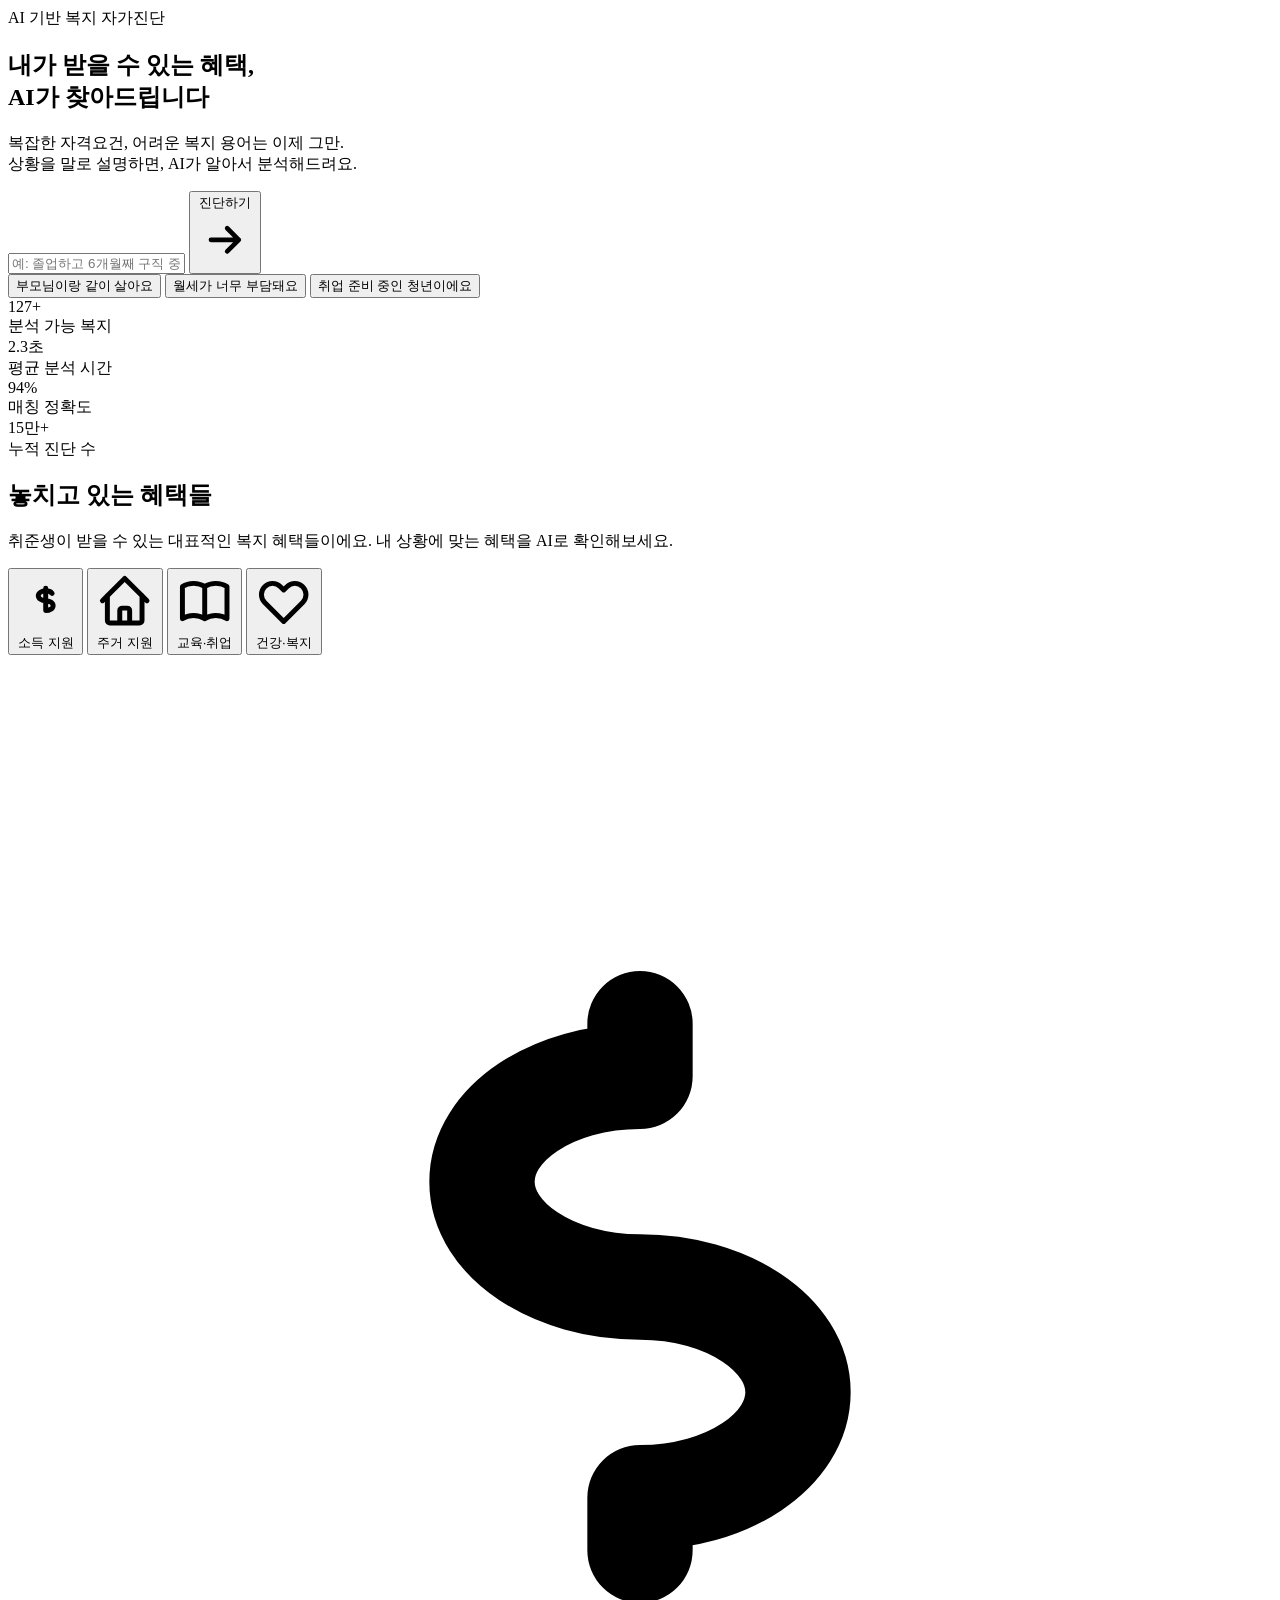
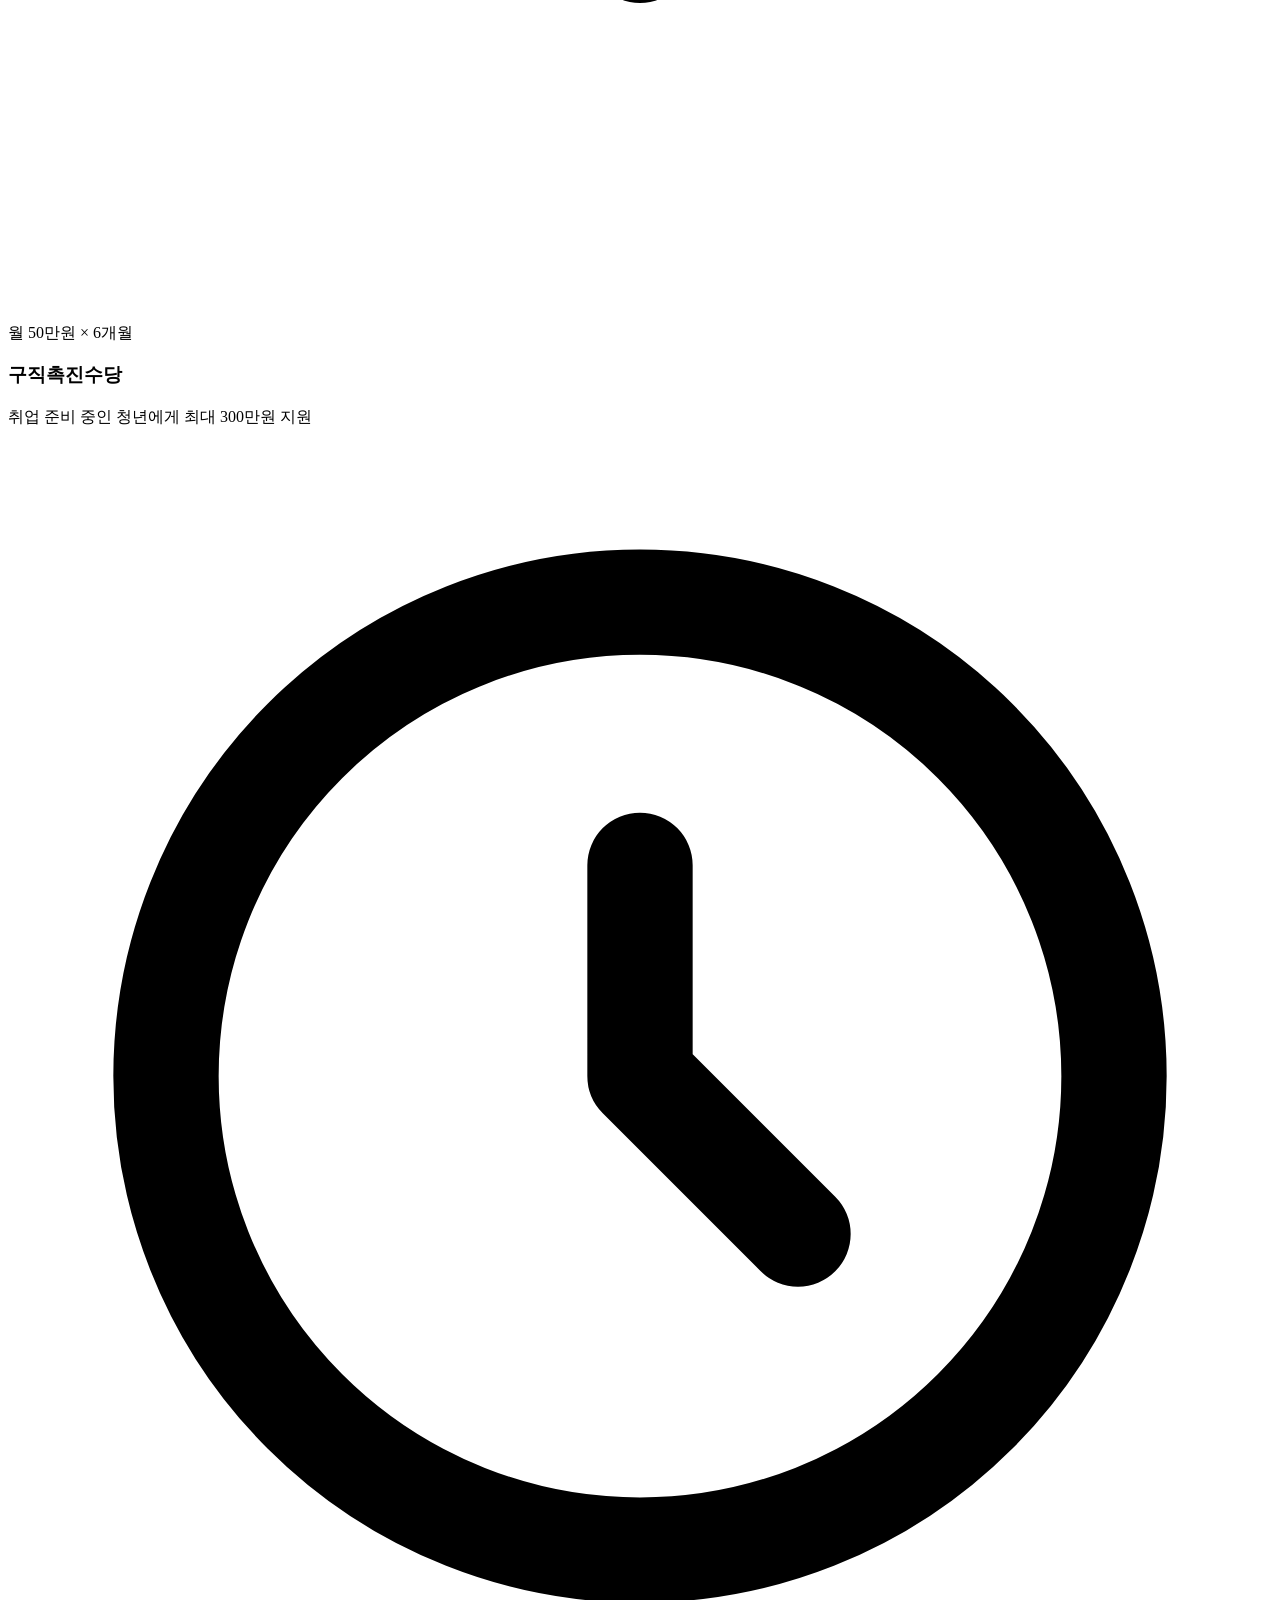
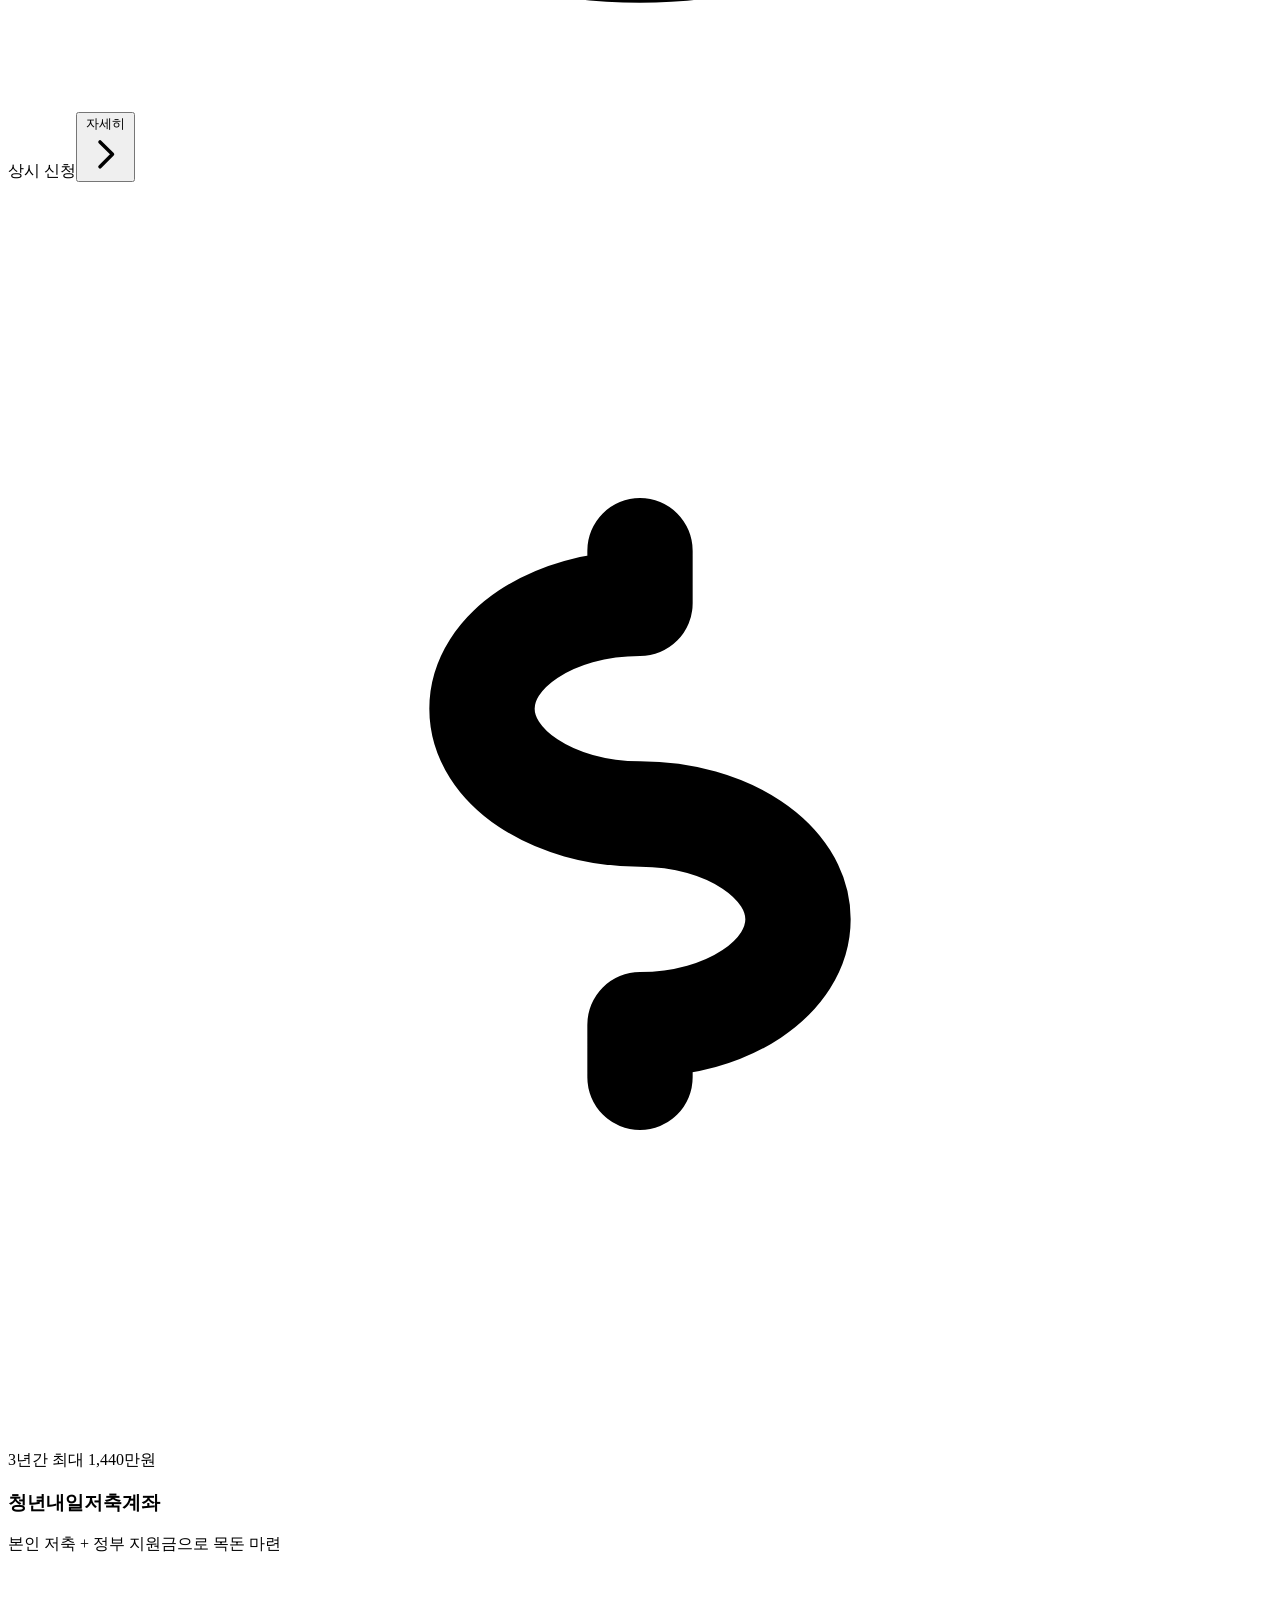
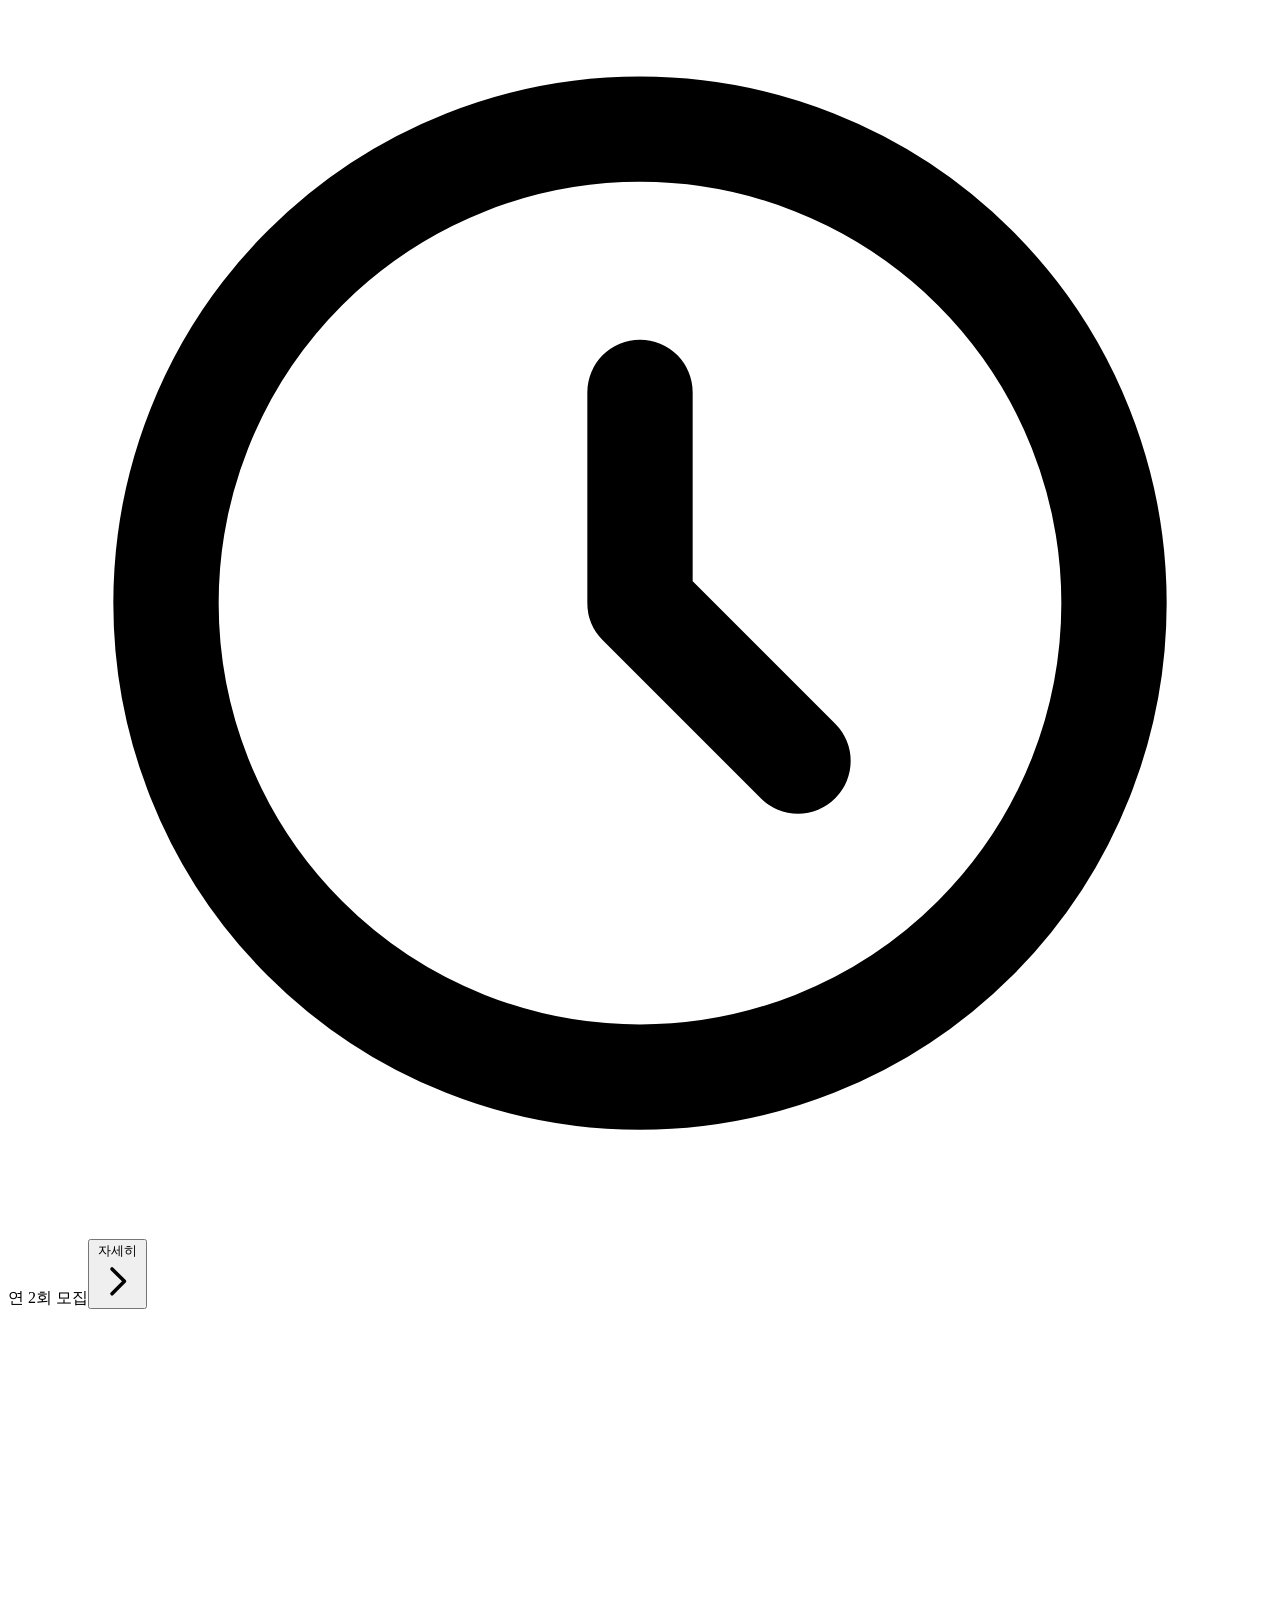
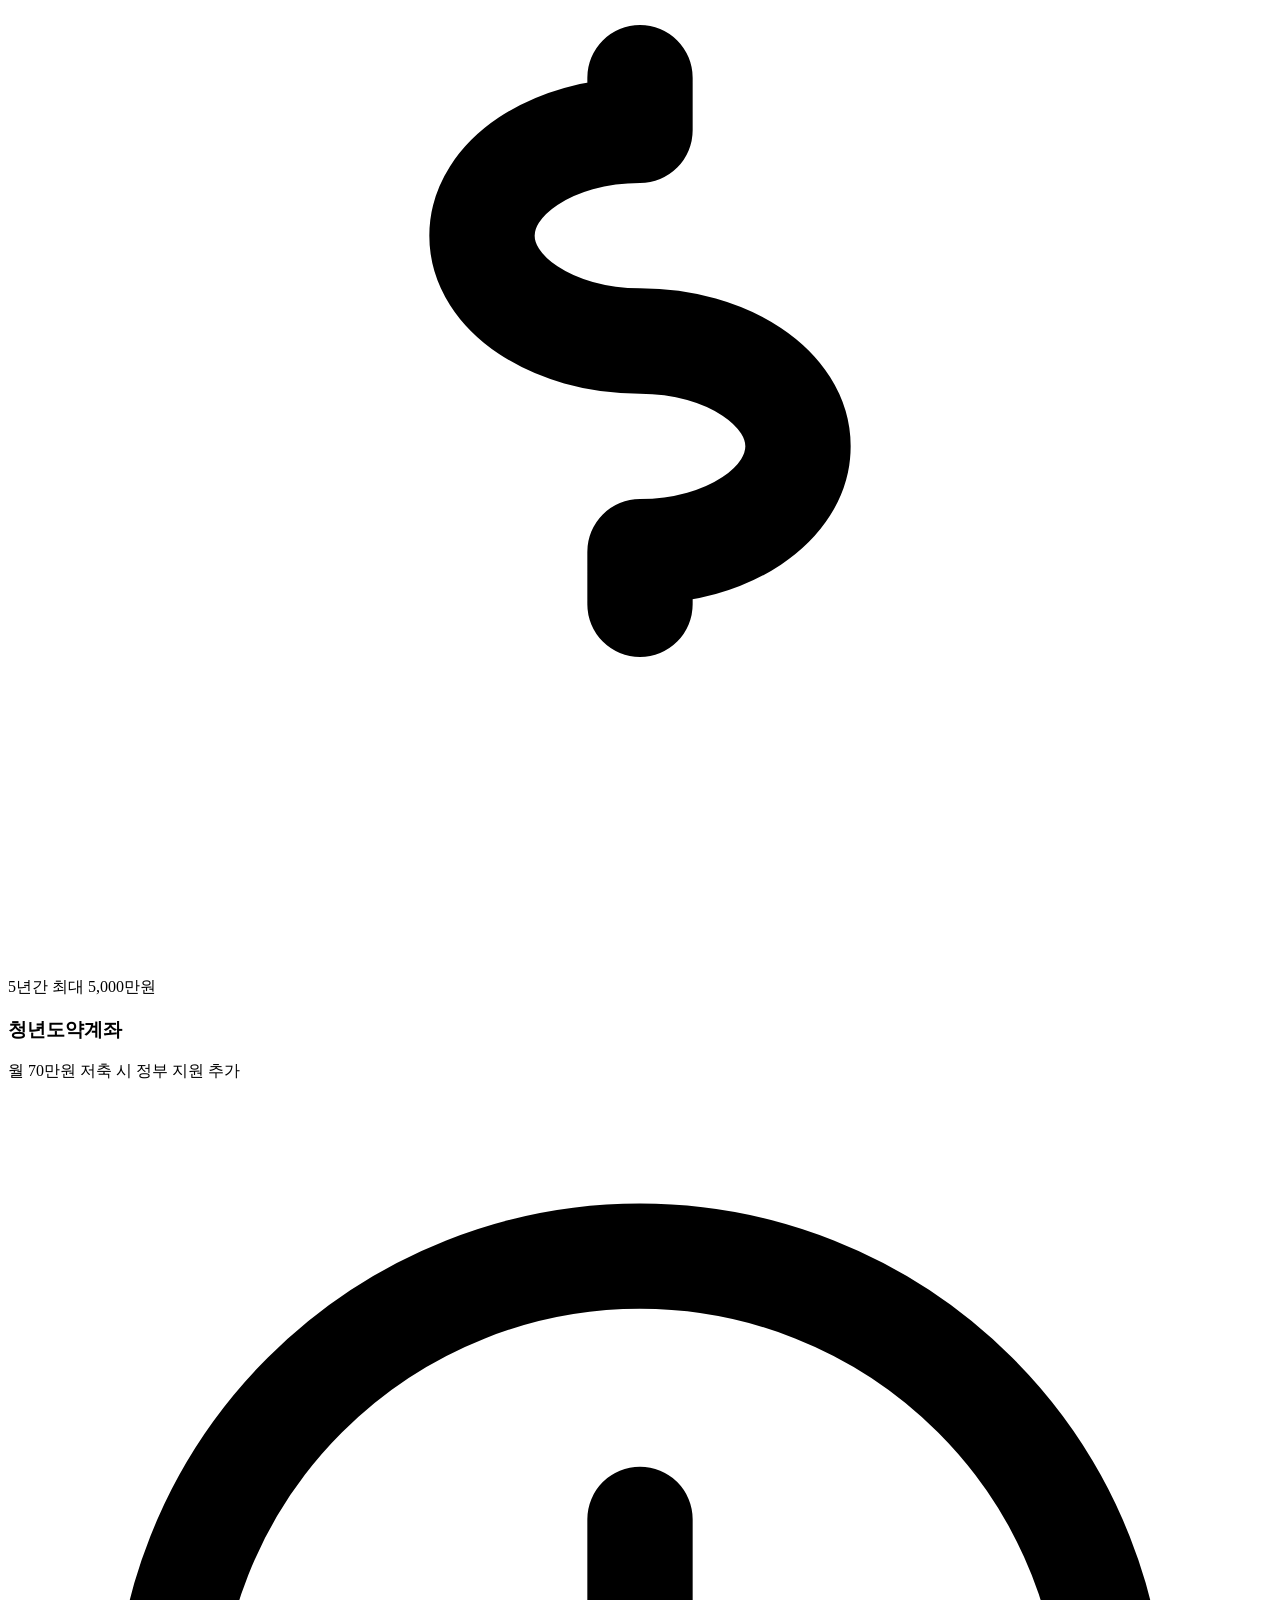
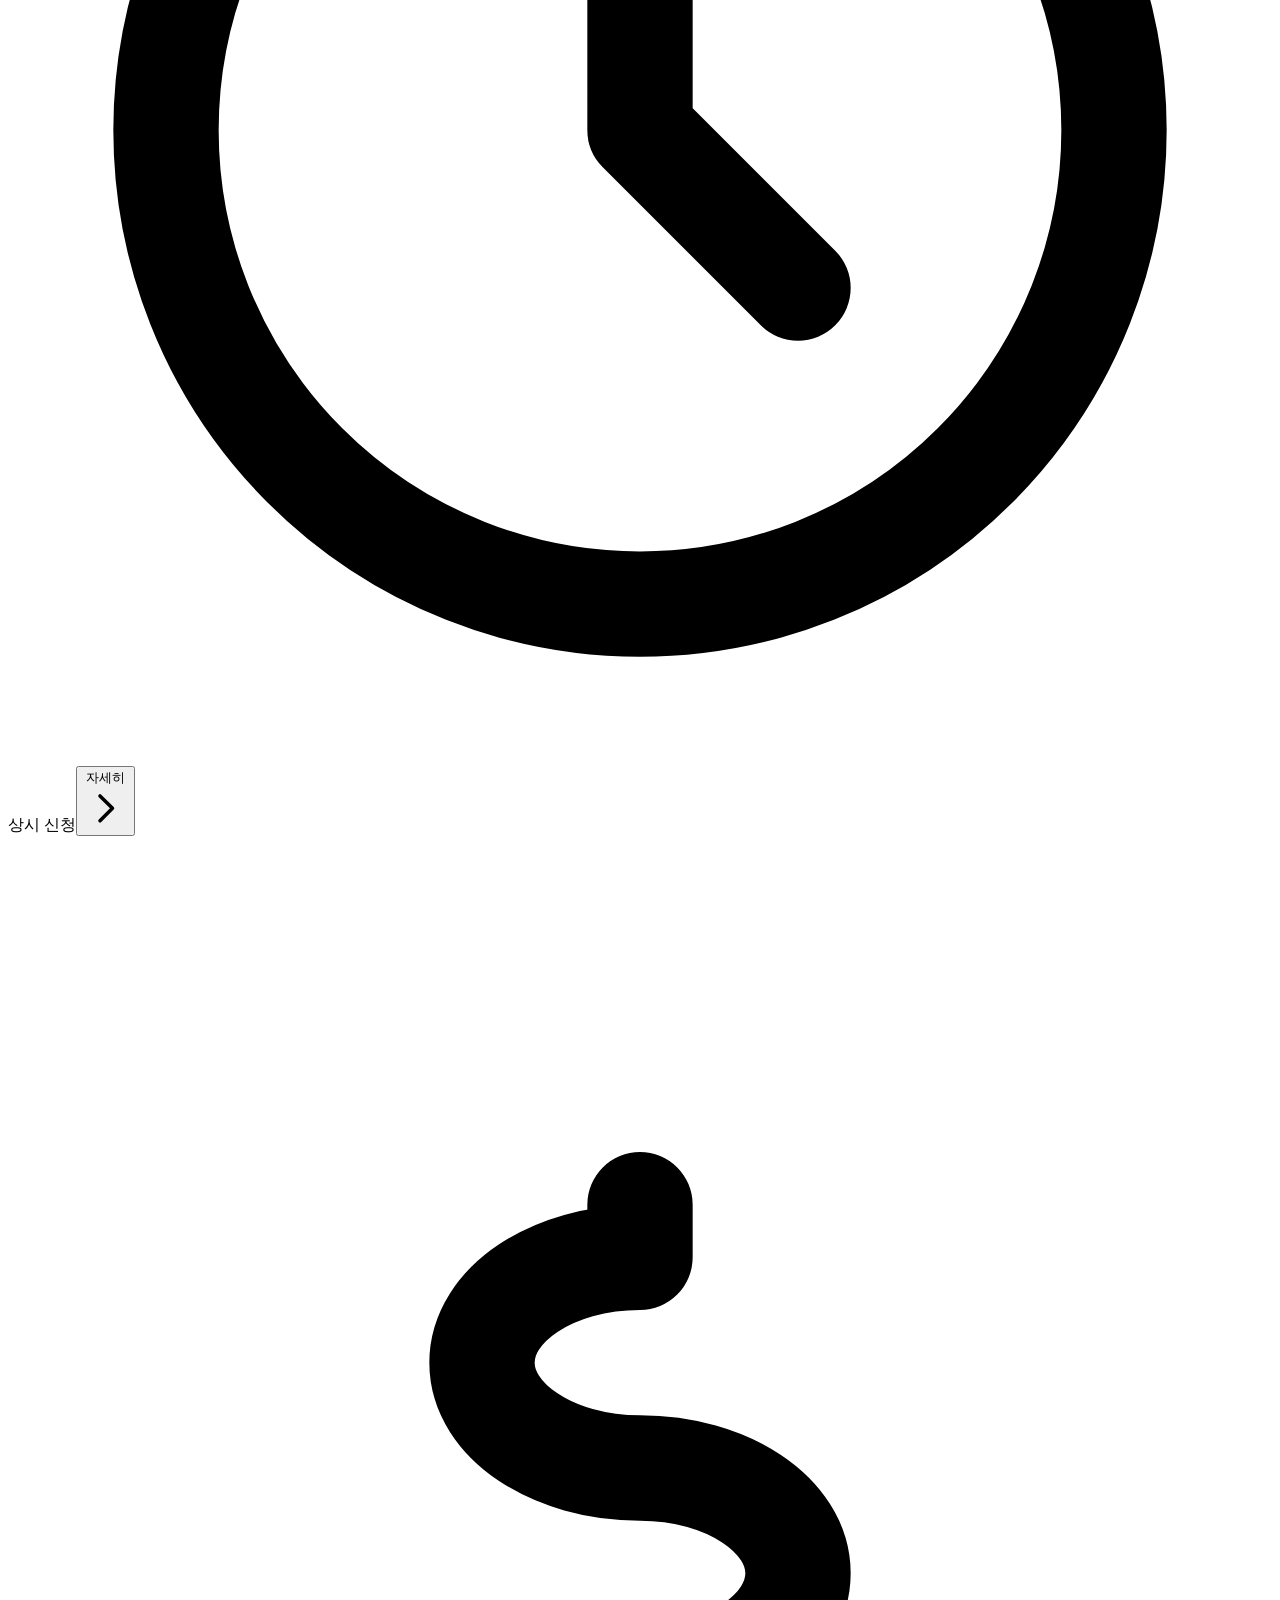
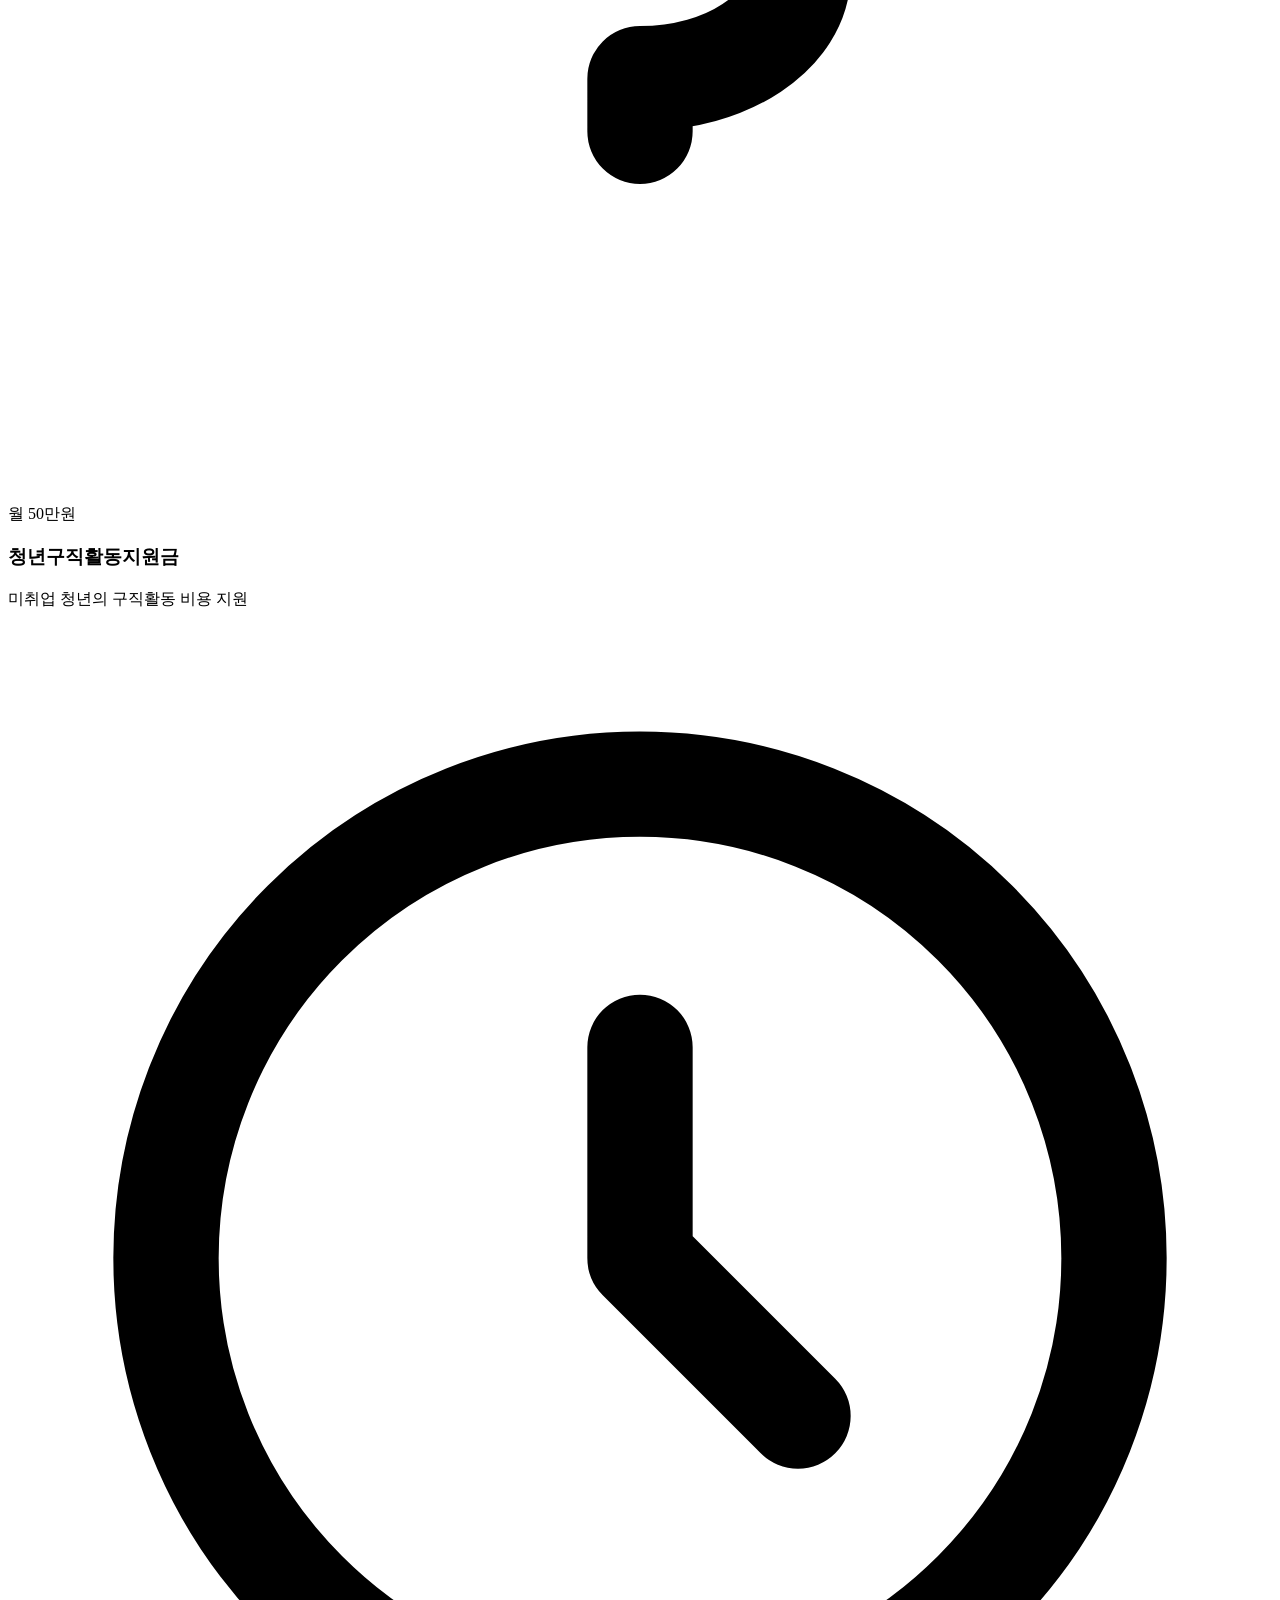
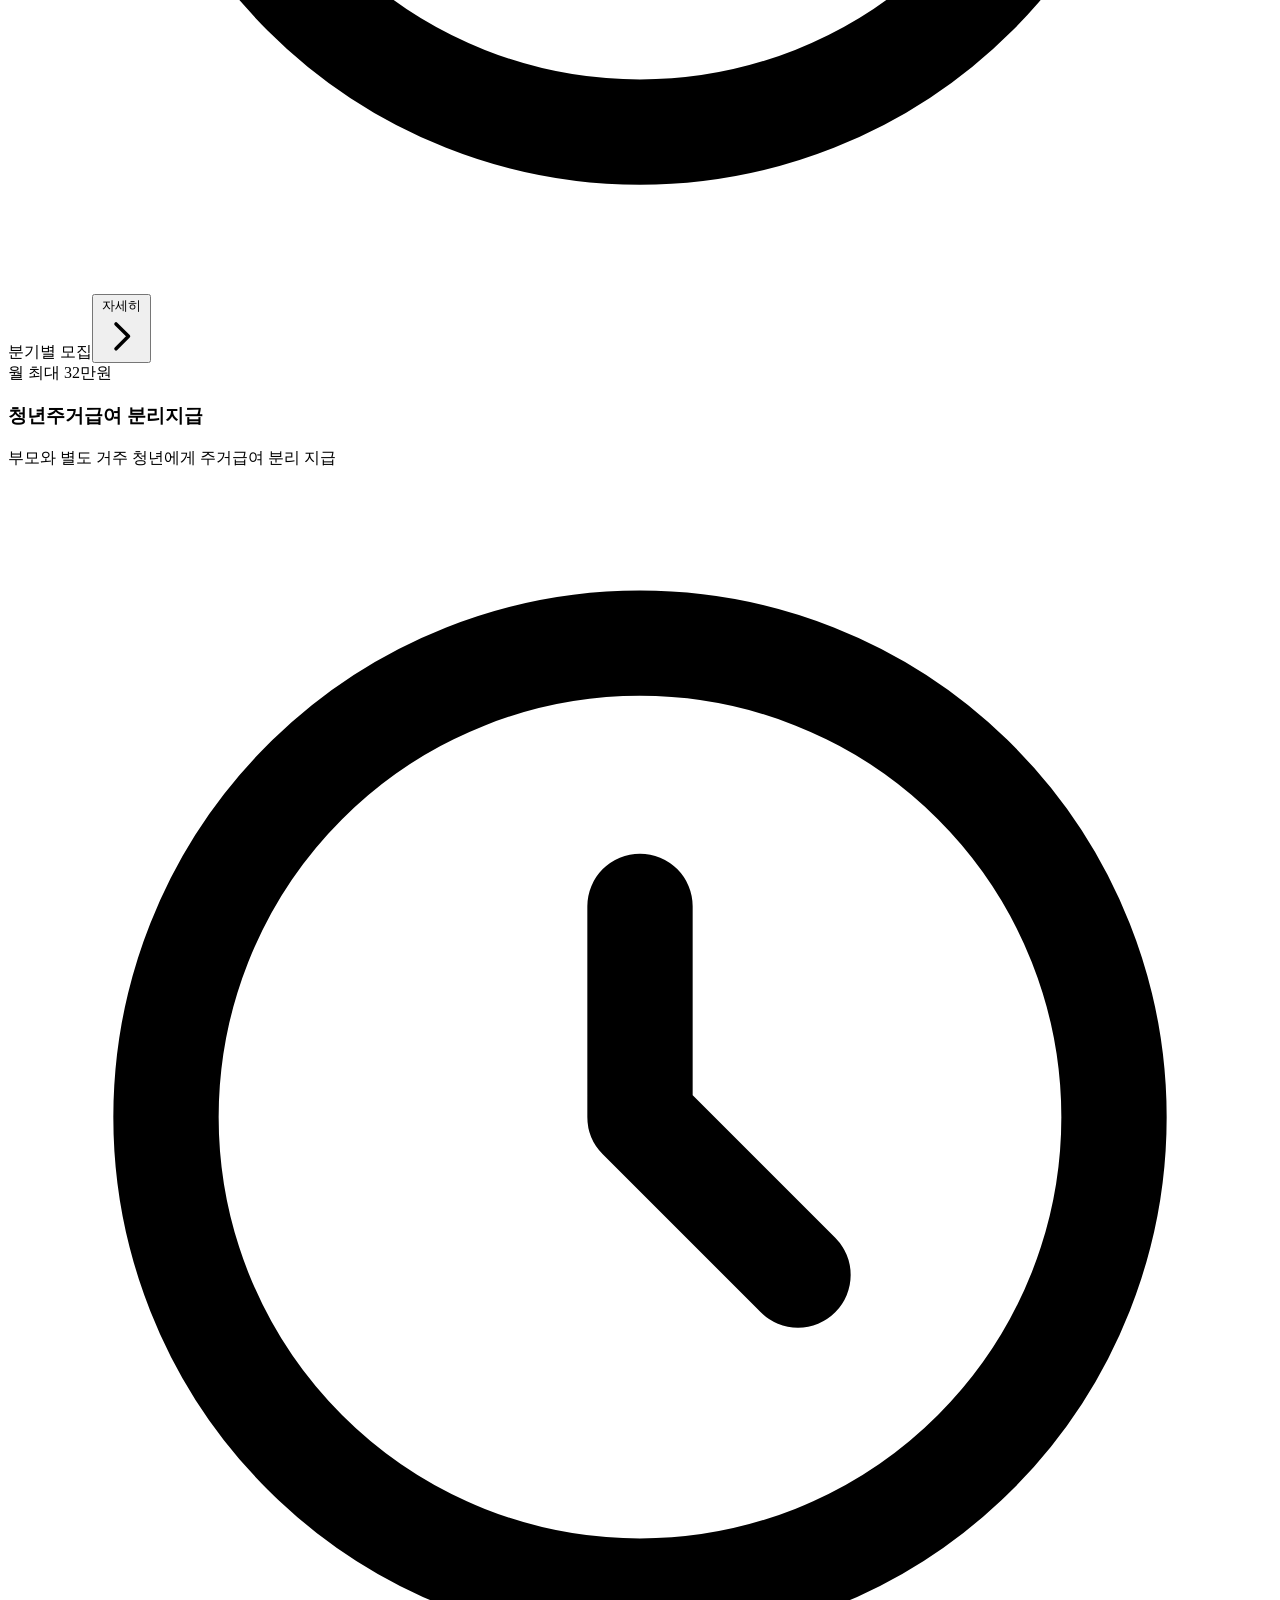
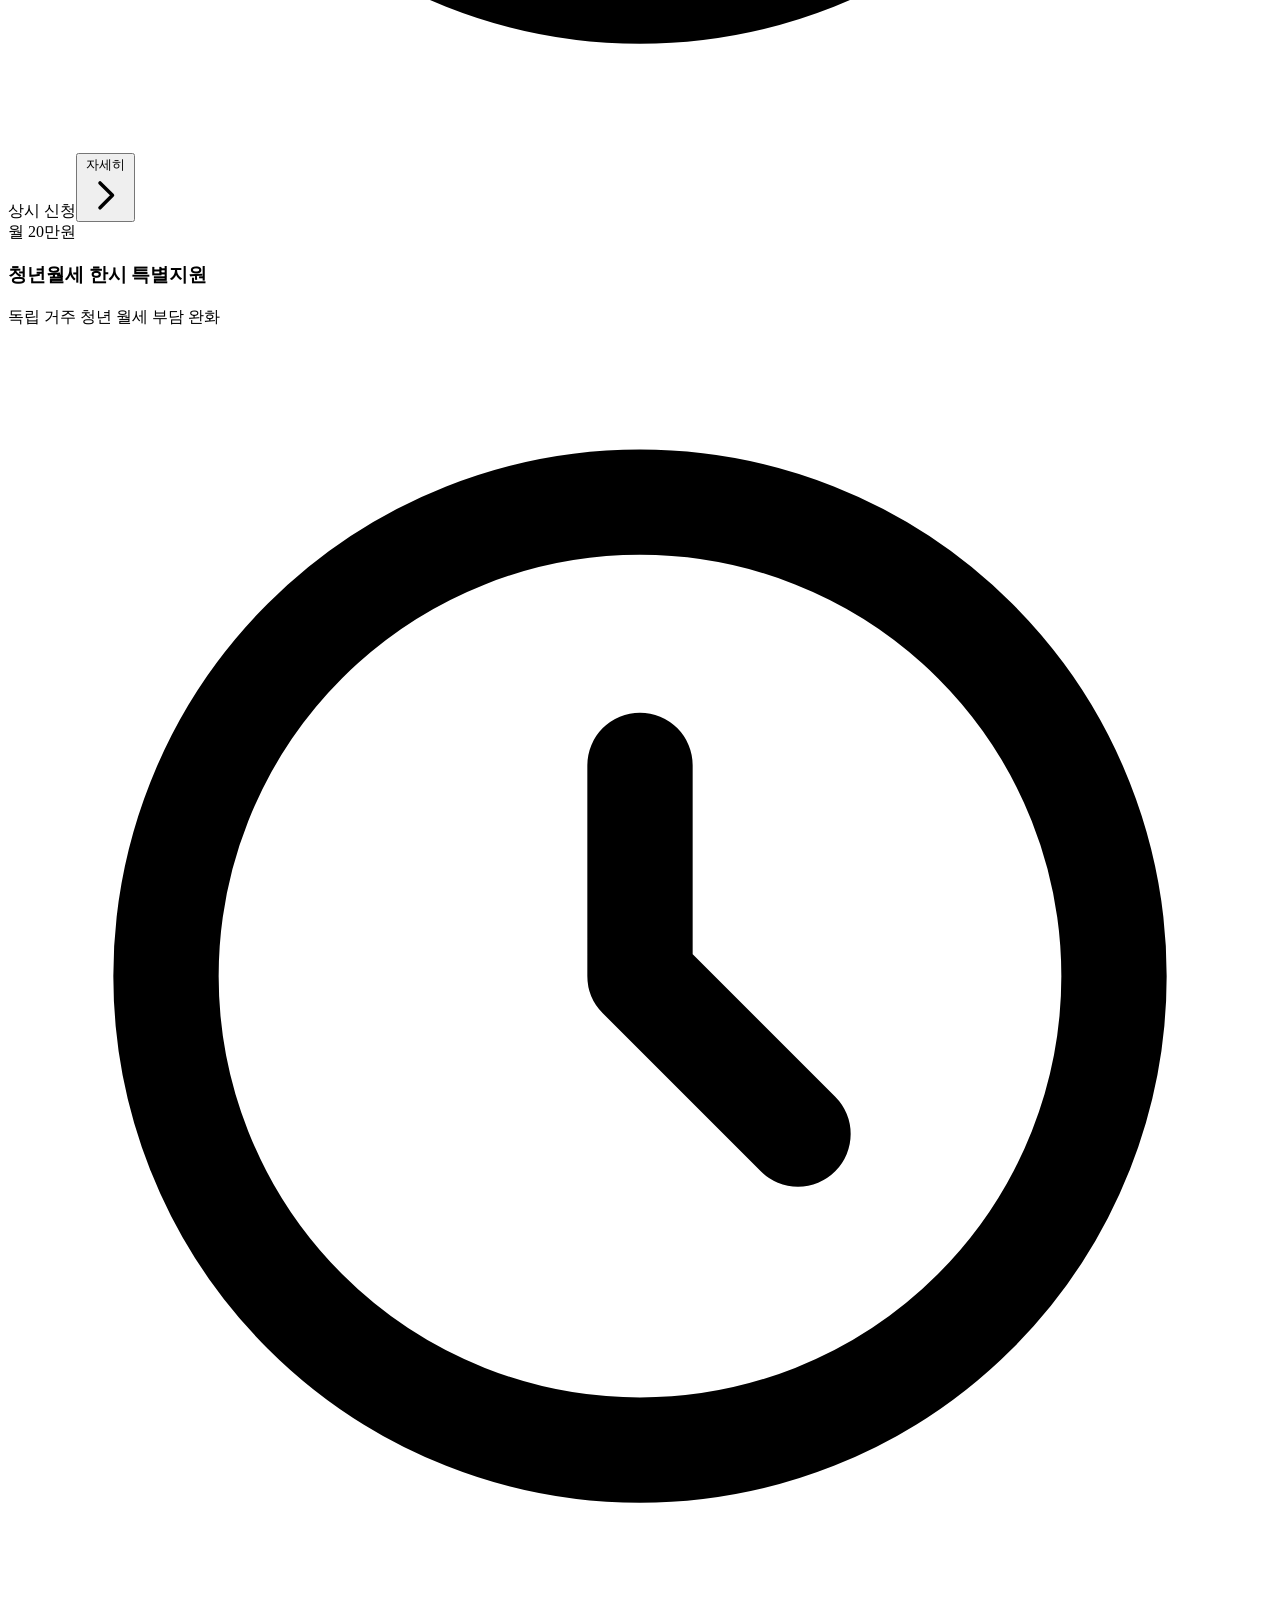
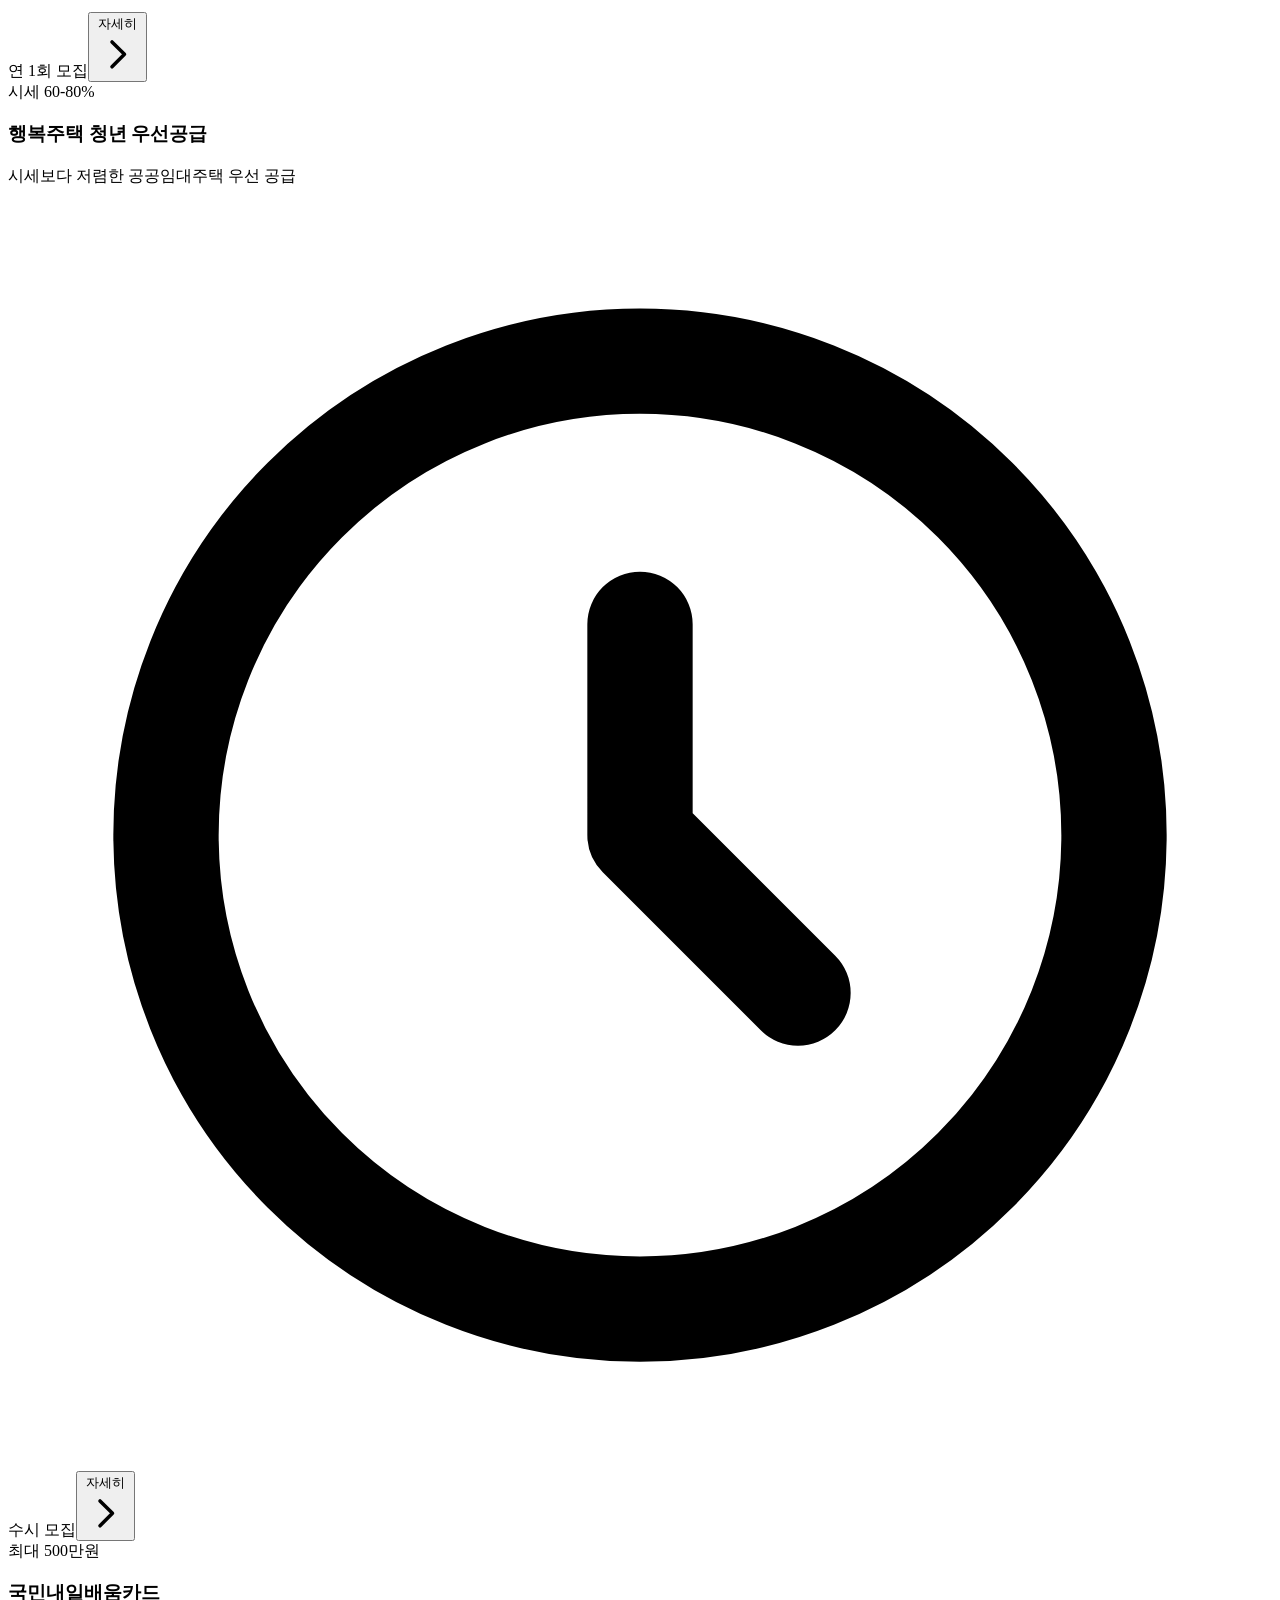
<file: src/main/resources/templates/fragments/pages/home.html>
<!DOCTYPE html>
<html xmlns:th="http://www.thymeleaf.org">
<body>
<div th:fragment="home" id="page-home" class="page active">

  <section class="relative min-h-screen flex items-center justify-center pt-16 overflow-hidden">
    <div class="absolute inset-0 bg-gradient-to-b from-primary/10 via-transparent to-transparent"></div>
    <div class="absolute top-1/4 left-1/2 -translate-x-1/2 w-[800px] h-[400px] bg-primary/20 rounded-full blur-[120px]"></div>
    <div class="relative z-10 max-w-7xl mx-auto px-6 py-20 text-center">
      <div class="inline-flex items-center gap-2 px-4 py-2 rounded-full bg-primary/10 border border-primary/20 mb-8">
        <span class="w-2 h-2 rounded-full bg-primary animate-pulse"></span>
        <span class="text-primary text-sm font-medium">AI 기반 복지 자가진단</span>
      </div>
      <h1 class="text-4xl sm:text-5xl lg:text-6xl font-extrabold leading-tight mb-6">
        <span>내가 받을 수 있는 혜택,</span><br>
        <span class="gradient-text">AI가 찾아드립니다</span>
      </h1>
      <p class="text-lg sm:text-xl text-muted-foreground max-w-2xl mx-auto mb-10 leading-relaxed">
        복잡한 자격요건, 어려운 복지 용어는 이제 그만.<br>상황을 말로 설명하면, AI가 알아서 분석해드려요.
      </p>
      <div class="max-w-2xl mx-auto mb-10">
        <div class="relative group">
          <div class="absolute -inset-1 bg-gradient-to-r from-primary/50 to-cyan-400/50 rounded-2xl blur-lg opacity-30 group-hover:opacity-50 transition-opacity"></div>
          <div class="relative bg-card border border-border rounded-2xl p-2">
            <div class="flex items-center gap-3">
              <input type="text" id="hero-input" class="flex-1 bg-transparent px-4 py-4 text-foreground placeholder:text-muted-foreground focus:outline-none text-lg" placeholder="예: 졸업하고 6개월째 구직 중이에요...">
              <button onclick="requireLoginThenDiagnosis()" class="px-6 py-3 bg-gradient-to-r from-primary to-cyan-400 text-background font-semibold rounded-xl hover:shadow-lg hover:shadow-primary/30 transition-all flex items-center gap-2">
                <span class="hidden sm:inline">진단하기</span>
                <svg class="w-5 h-5" fill="none" stroke="currentColor" viewBox="0 0 24 24"><path stroke-linecap="round" stroke-linejoin="round" stroke-width="2" d="M13 7l5 5m0 0l-5 5m5-5H6"/></svg>
              </button>
            </div>
          </div>
        </div>
      </div>
      <div class="flex flex-wrap justify-center gap-3 mb-16">
        <button class="example-query px-4 py-2 bg-muted/50 hover:bg-muted border border-border rounded-full text-sm text-muted-foreground hover:text-foreground transition-all">부모님이랑 같이 살아요</button>
        <button class="example-query px-4 py-2 bg-muted/50 hover:bg-muted border border-border rounded-full text-sm text-muted-foreground hover:text-foreground transition-all">월세가 너무 부담돼요</button>
        <button class="example-query px-4 py-2 bg-muted/50 hover:bg-muted border border-border rounded-full text-sm text-muted-foreground hover:text-foreground transition-all">취업 준비 중인 청년이에요</button>
      </div>
      <div class="grid grid-cols-2 sm:grid-cols-4 gap-6 max-w-3xl mx-auto">
        <div class="text-center"><div class="text-3xl sm:text-4xl font-bold text-primary mb-1">127+</div><div class="text-sm text-muted-foreground">분석 가능 복지</div></div>
        <div class="text-center"><div class="text-3xl sm:text-4xl font-bold text-primary mb-1">2.3초</div><div class="text-sm text-muted-foreground">평균 분석 시간</div></div>
        <div class="text-center"><div class="text-3xl sm:text-4xl font-bold text-primary mb-1">94%</div><div class="text-sm text-muted-foreground">매칭 정확도</div></div>
        <div class="text-center"><div class="text-3xl sm:text-4xl font-bold text-primary mb-1">15만+</div><div class="text-sm text-muted-foreground">누적 진단 수</div></div>
      </div>
    </div>
  </section>

  <!-- 재방문 위젯 -->
  <div id="retention-widget" class="hidden pb-4"></div>

  <section id="benefits" class="py-24 sm:py-32 scroll-reveal">
    <div class="max-w-5xl mx-auto px-6">
      <div class="text-center mb-12">
        <h2 class="text-3xl sm:text-4xl font-extrabold mb-4">놓치고 있는 <span class="gradient-text">혜택</span>들</h2>
        <p class="text-muted-foreground">취준생이 받을 수 있는 대표적인 복지 혜택들이에요. 내 상황에 맞는 혜택을 AI로 확인해보세요.</p>
      </div>
      <div class="flex flex-wrap justify-center gap-3 mb-10" id="benefit-tabs">
        <button class="benefit-tab benefit-tab-0 active flex items-center gap-2 px-5 py-2.5 rounded-full text-sm font-semibold" onclick="switchBenefitTab(0,this)">
          <svg class="w-4 h-4" fill="none" stroke="currentColor" viewBox="0 0 24 24"><path stroke-linecap="round" stroke-linejoin="round" stroke-width="2" d="M12 8c-1.657 0-3 .895-3 2s1.343 2 3 2 3 .895 3 2-1.343 2-3 2m0-8c1.11 0 2.08.402 2.599 1M12 8V7m0 1v8"/></svg>
          소득 지원
        </button>
        <button class="benefit-tab benefit-tab-1 flex items-center gap-2 px-5 py-2.5 rounded-full text-sm font-semibold text-muted-foreground" onclick="switchBenefitTab(1,this)">
          <svg class="w-4 h-4" fill="none" stroke="currentColor" viewBox="0 0 24 24"><path stroke-linecap="round" stroke-linejoin="round" stroke-width="2" d="M3 12l2-2m0 0l7-7 7 7M5 10v10a1 1 0 001 1h3m10-11l2 2m-2-2v10a1 1 0 01-1 1h-3m-6 0a1 1 0 001-1v-4a1 1 0 011-1h2a1 1 0 011 1v4a1 1 0 001 1m-6 0h6"/></svg>
          주거 지원
        </button>
        <button class="benefit-tab benefit-tab-2 flex items-center gap-2 px-5 py-2.5 rounded-full text-sm font-semibold text-muted-foreground" onclick="switchBenefitTab(2,this)">
          <svg class="w-4 h-4" fill="none" stroke="currentColor" viewBox="0 0 24 24"><path stroke-linecap="round" stroke-linejoin="round" stroke-width="2" d="M12 6.253v13m0-13C10.832 5.477 9.246 5 7.5 5S4.168 5.477 3 6.253v13C4.168 18.477 5.754 18 7.5 18s3.332.477 4.5 1.253m0-13C13.168 5.477 14.754 5 16.5 5c1.747 0 3.332.477 4.5 1.253v13C19.832 18.477 18.247 18 16.5 18c-1.746 0-3.332.477-4.5 1.253"/></svg>
          교육·취업
        </button>
        <button class="benefit-tab benefit-tab-3 flex items-center gap-2 px-5 py-2.5 rounded-full text-sm font-semibold text-muted-foreground" onclick="switchBenefitTab(3,this)">
          <svg class="w-4 h-4" fill="none" stroke="currentColor" viewBox="0 0 24 24"><path stroke-linecap="round" stroke-linejoin="round" stroke-width="2" d="M4.318 6.318a4.5 4.5 0 000 6.364L12 20.364l7.682-7.682a4.5 4.5 0 00-6.364-6.364L12 7.636l-1.318-1.318a4.5 4.5 0 00-6.364 0z"/></svg>
          건강·복지
        </button>
      </div>
      <div id="benefit-scroll-wrap" class="benefit-slider-wrap px-6" style="position:relative;">
        <!-- 소득 지원 -->
        <div class="benefit-scroll" id="benefit-panel-0">
          <div class="benefit-card bg-card border border-border rounded-2xl p-6 flex flex-col gap-4">
            <div class="inline-flex items-center gap-1.5 px-3 py-1.5 bg-emerald-500/10 text-emerald-400 text-xs font-semibold rounded-full w-fit"><svg class="w-3.5 h-3.5" fill="none" stroke="currentColor" viewBox="0 0 24 24"><path stroke-linecap="round" stroke-linejoin="round" stroke-width="2" d="M12 8c-1.657 0-3 .895-3 2s1.343 2 3 2 3 .895 3 2-1.343 2-3 2m0-8V7m0 9v1"/></svg>월 50만원 × 6개월</div>
            <div><h3 class="text-lg font-bold mb-1">구직촉진수당</h3><p class="text-sm text-muted-foreground">취업 준비 중인 청년에게 최대 300만원 지원</p></div>
            <div class="mt-auto pt-4 border-t border-border flex items-center justify-between"><span class="text-xs text-muted-foreground flex items-center gap-1"><svg class="w-3.5 h-3.5" fill="none" stroke="currentColor" viewBox="0 0 24 24"><path stroke-linecap="round" stroke-linejoin="round" stroke-width="2" d="M12 8v4l3 3m6-3a9 9 0 11-18 0 9 9 0 0118 0z"/></svg>상시 신청</span><button class="text-primary text-sm font-bold flex items-center gap-1 hover:gap-2 transition-all">자세히 <svg class="w-4 h-4" fill="none" stroke="currentColor" viewBox="0 0 24 24"><path stroke-linecap="round" stroke-linejoin="round" stroke-width="2" d="M9 5l7 7-7 7"/></svg></button></div>
          </div>
          <div class="benefit-card bg-card border border-border rounded-2xl p-6 flex flex-col gap-4">
            <div class="inline-flex items-center gap-1.5 px-3 py-1.5 bg-emerald-500/10 text-emerald-400 text-xs font-semibold rounded-full w-fit"><svg class="w-3.5 h-3.5" fill="none" stroke="currentColor" viewBox="0 0 24 24"><path stroke-linecap="round" stroke-linejoin="round" stroke-width="2" d="M12 8c-1.657 0-3 .895-3 2s1.343 2 3 2 3 .895 3 2-1.343 2-3 2m0-8V7m0 9v1"/></svg>3년간 최대 1,440만원</div>
            <div><h3 class="text-lg font-bold mb-1">청년내일저축계좌</h3><p class="text-sm text-muted-foreground">본인 저축 + 정부 지원금으로 목돈 마련</p></div>
            <div class="mt-auto pt-4 border-t border-border flex items-center justify-between"><span class="text-xs text-muted-foreground flex items-center gap-1"><svg class="w-3.5 h-3.5" fill="none" stroke="currentColor" viewBox="0 0 24 24"><path stroke-linecap="round" stroke-linejoin="round" stroke-width="2" d="M12 8v4l3 3m6-3a9 9 0 11-18 0 9 9 0 0118 0z"/></svg>연 2회 모집</span><button class="text-primary text-sm font-bold flex items-center gap-1 hover:gap-2 transition-all">자세히 <svg class="w-4 h-4" fill="none" stroke="currentColor" viewBox="0 0 24 24"><path stroke-linecap="round" stroke-linejoin="round" stroke-width="2" d="M9 5l7 7-7 7"/></svg></button></div>
          </div>
          <div class="benefit-card bg-card border border-border rounded-2xl p-6 flex flex-col gap-4">
            <div class="inline-flex items-center gap-1.5 px-3 py-1.5 bg-emerald-500/10 text-emerald-400 text-xs font-semibold rounded-full w-fit"><svg class="w-3.5 h-3.5" fill="none" stroke="currentColor" viewBox="0 0 24 24"><path stroke-linecap="round" stroke-linejoin="round" stroke-width="2" d="M12 8c-1.657 0-3 .895-3 2s1.343 2 3 2 3 .895 3 2-1.343 2-3 2m0-8V7m0 9v1"/></svg>5년간 최대 5,000만원</div>
            <div><h3 class="text-lg font-bold mb-1">청년도약계좌</h3><p class="text-sm text-muted-foreground">월 70만원 저축 시 정부 지원 추가</p></div>
            <div class="mt-auto pt-4 border-t border-border flex items-center justify-between"><span class="text-xs text-muted-foreground flex items-center gap-1"><svg class="w-3.5 h-3.5" fill="none" stroke="currentColor" viewBox="0 0 24 24"><path stroke-linecap="round" stroke-linejoin="round" stroke-width="2" d="M12 8v4l3 3m6-3a9 9 0 11-18 0 9 9 0 0118 0z"/></svg>상시 신청</span><button class="text-primary text-sm font-bold flex items-center gap-1 hover:gap-2 transition-all">자세히 <svg class="w-4 h-4" fill="none" stroke="currentColor" viewBox="0 0 24 24"><path stroke-linecap="round" stroke-linejoin="round" stroke-width="2" d="M9 5l7 7-7 7"/></svg></button></div>
          </div>
          <div class="benefit-card bg-card border border-border rounded-2xl p-6 flex flex-col gap-4">
            <div class="inline-flex items-center gap-1.5 px-3 py-1.5 bg-emerald-500/10 text-emerald-400 text-xs font-semibold rounded-full w-fit"><svg class="w-3.5 h-3.5" fill="none" stroke="currentColor" viewBox="0 0 24 24"><path stroke-linecap="round" stroke-linejoin="round" stroke-width="2" d="M12 8c-1.657 0-3 .895-3 2s1.343 2 3 2 3 .895 3 2-1.343 2-3 2m0-8V7m0 9v1"/></svg>월 50만원</div>
            <div><h3 class="text-lg font-bold mb-1">청년구직활동지원금</h3><p class="text-sm text-muted-foreground">미취업 청년의 구직활동 비용 지원</p></div>
            <div class="mt-auto pt-4 border-t border-border flex items-center justify-between"><span class="text-xs text-muted-foreground flex items-center gap-1"><svg class="w-3.5 h-3.5" fill="none" stroke="currentColor" viewBox="0 0 24 24"><path stroke-linecap="round" stroke-linejoin="round" stroke-width="2" d="M12 8v4l3 3m6-3a9 9 0 11-18 0 9 9 0 0118 0z"/></svg>분기별 모집</span><button class="text-primary text-sm font-bold flex items-center gap-1 hover:gap-2 transition-all">자세히 <svg class="w-4 h-4" fill="none" stroke="currentColor" viewBox="0 0 24 24"><path stroke-linecap="round" stroke-linejoin="round" stroke-width="2" d="M9 5l7 7-7 7"/></svg></button></div>
          </div>
        </div>
        <!-- 주거 지원 -->
        <div class="benefit-scroll hidden" id="benefit-panel-1">
          <div class="benefit-card bg-card border border-border rounded-2xl p-6 flex flex-col gap-4">
            <div class="inline-flex items-center gap-1.5 px-3 py-1.5 bg-blue-500/10 text-blue-400 text-xs font-semibold rounded-full w-fit">월 최대 32만원</div>
            <div><h3 class="text-lg font-bold mb-1">청년주거급여 분리지급</h3><p class="text-sm text-muted-foreground">부모와 별도 거주 청년에게 주거급여 분리 지급</p></div>
            <div class="mt-auto pt-4 border-t border-border flex items-center justify-between"><span class="text-xs text-muted-foreground flex items-center gap-1"><svg class="w-3.5 h-3.5" fill="none" stroke="currentColor" viewBox="0 0 24 24"><path stroke-linecap="round" stroke-linejoin="round" stroke-width="2" d="M12 8v4l3 3m6-3a9 9 0 11-18 0 9 9 0 0118 0z"/></svg>상시 신청</span><button class="text-primary text-sm font-bold flex items-center gap-1">자세히 <svg class="w-4 h-4" fill="none" stroke="currentColor" viewBox="0 0 24 24"><path stroke-linecap="round" stroke-linejoin="round" stroke-width="2" d="M9 5l7 7-7 7"/></svg></button></div>
          </div>
          <div class="benefit-card bg-card border border-border rounded-2xl p-6 flex flex-col gap-4">
            <div class="inline-flex items-center gap-1.5 px-3 py-1.5 bg-blue-500/10 text-blue-400 text-xs font-semibold rounded-full w-fit">월 20만원</div>
            <div><h3 class="text-lg font-bold mb-1">청년월세 한시 특별지원</h3><p class="text-sm text-muted-foreground">독립 거주 청년 월세 부담 완화</p></div>
            <div class="mt-auto pt-4 border-t border-border flex items-center justify-between"><span class="text-xs text-muted-foreground flex items-center gap-1"><svg class="w-3.5 h-3.5" fill="none" stroke="currentColor" viewBox="0 0 24 24"><path stroke-linecap="round" stroke-linejoin="round" stroke-width="2" d="M12 8v4l3 3m6-3a9 9 0 11-18 0 9 9 0 0118 0z"/></svg>연 1회 모집</span><button class="text-primary text-sm font-bold flex items-center gap-1">자세히 <svg class="w-4 h-4" fill="none" stroke="currentColor" viewBox="0 0 24 24"><path stroke-linecap="round" stroke-linejoin="round" stroke-width="2" d="M9 5l7 7-7 7"/></svg></button></div>
          </div>
          <div class="benefit-card bg-card border border-border rounded-2xl p-6 flex flex-col gap-4">
            <div class="inline-flex items-center gap-1.5 px-3 py-1.5 bg-blue-500/10 text-blue-400 text-xs font-semibold rounded-full w-fit">시세 60-80%</div>
            <div><h3 class="text-lg font-bold mb-1">행복주택 청년 우선공급</h3><p class="text-sm text-muted-foreground">시세보다 저렴한 공공임대주택 우선 공급</p></div>
            <div class="mt-auto pt-4 border-t border-border flex items-center justify-between"><span class="text-xs text-muted-foreground flex items-center gap-1"><svg class="w-3.5 h-3.5" fill="none" stroke="currentColor" viewBox="0 0 24 24"><path stroke-linecap="round" stroke-linejoin="round" stroke-width="2" d="M12 8v4l3 3m6-3a9 9 0 11-18 0 9 9 0 0118 0z"/></svg>수시 모집</span><button class="text-primary text-sm font-bold flex items-center gap-1">자세히 <svg class="w-4 h-4" fill="none" stroke="currentColor" viewBox="0 0 24 24"><path stroke-linecap="round" stroke-linejoin="round" stroke-width="2" d="M9 5l7 7-7 7"/></svg></button></div>
          </div>
        </div>
        <!-- 교육·취업 -->
        <div class="benefit-scroll hidden" id="benefit-panel-2">
          <div class="benefit-card bg-card border border-border rounded-2xl p-6 flex flex-col gap-4">
            <div class="inline-flex items-center gap-1.5 px-3 py-1.5 bg-violet-500/10 text-violet-400 text-xs font-semibold rounded-full w-fit">최대 500만원</div>
            <div><h3 class="text-lg font-bold mb-1">국민내일배움카드</h3><p class="text-sm text-muted-foreground">직업훈련 비용 정부 지원, 다양한 분야 수강</p></div>
            <div class="mt-auto pt-4 border-t border-border flex items-center justify-between"><span class="text-xs text-muted-foreground flex items-center gap-1"><svg class="w-3.5 h-3.5" fill="none" stroke="currentColor" viewBox="0 0 24 24"><path stroke-linecap="round" stroke-linejoin="round" stroke-width="2" d="M12 8v4l3 3m6-3a9 9 0 11-18 0 9 9 0 0118 0z"/></svg>상시 신청</span><button class="text-primary text-sm font-bold flex items-center gap-1">자세히 <svg class="w-4 h-4" fill="none" stroke="currentColor" viewBox="0 0 24 24"><path stroke-linecap="round" stroke-linejoin="round" stroke-width="2" d="M9 5l7 7-7 7"/></svg></button></div>
          </div>
          <div class="benefit-card bg-card border border-border rounded-2xl p-6 flex flex-col gap-4">
            <div class="inline-flex items-center gap-1.5 px-3 py-1.5 bg-violet-500/10 text-violet-400 text-xs font-semibold rounded-full w-fit">취업성공수당 포함</div>
            <div><h3 class="text-lg font-bold mb-1">국민취업지원제도</h3><p class="text-sm text-muted-foreground">취업 지원 서비스 + 구직촉진수당 연계</p></div>
            <div class="mt-auto pt-4 border-t border-border flex items-center justify-between"><span class="text-xs text-muted-foreground flex items-center gap-1"><svg class="w-3.5 h-3.5" fill="none" stroke="currentColor" viewBox="0 0 24 24"><path stroke-linecap="round" stroke-linejoin="round" stroke-width="2" d="M12 8v4l3 3m6-3a9 9 0 11-18 0 9 9 0 0118 0z"/></svg>상시 신청</span><button class="text-primary text-sm font-bold flex items-center gap-1">자세히 <svg class="w-4 h-4" fill="none" stroke="currentColor" viewBox="0 0 24 24"><path stroke-linecap="round" stroke-linejoin="round" stroke-width="2" d="M9 5l7 7-7 7"/></svg></button></div>
          </div>
          <div class="benefit-card bg-card border border-border rounded-2xl p-6 flex flex-col gap-4">
            <div class="inline-flex items-center gap-1.5 px-3 py-1.5 bg-violet-500/10 text-violet-400 text-xs font-semibold rounded-full w-fit">인턴 연계</div>
            <div><h3 class="text-lg font-bold mb-1">청년 디지털 일자리</h3><p class="text-sm text-muted-foreground">IT 기업 청년 인턴십 연계 지원</p></div>
            <div class="mt-auto pt-4 border-t border-border flex items-center justify-between"><span class="text-xs text-muted-foreground flex items-center gap-1"><svg class="w-3.5 h-3.5" fill="none" stroke="currentColor" viewBox="0 0 24 24"><path stroke-linecap="round" stroke-linejoin="round" stroke-width="2" d="M12 8v4l3 3m6-3a9 9 0 11-18 0 9 9 0 0118 0z"/></svg>수시 모집</span><button class="text-primary text-sm font-bold flex items-center gap-1">자세히 <svg class="w-4 h-4" fill="none" stroke="currentColor" viewBox="0 0 24 24"><path stroke-linecap="round" stroke-linejoin="round" stroke-width="2" d="M9 5l7 7-7 7"/></svg></button></div>
          </div>
        </div>
        <!-- 건강·복지 -->
        <div class="benefit-scroll hidden" id="benefit-panel-3">
          <div class="benefit-card bg-card border border-border rounded-2xl p-6 flex flex-col gap-4">
            <div class="inline-flex items-center gap-1.5 px-3 py-1.5 bg-rose-500/10 text-rose-400 text-xs font-semibold rounded-full w-fit">최대 64만원</div>
            <div><h3 class="text-lg font-bold mb-1">청년 마음건강 바우처</h3><p class="text-sm text-muted-foreground">심리상담 서비스 비용 지원</p></div>
            <div class="mt-auto pt-4 border-t border-border flex items-center justify-between"><span class="text-xs text-muted-foreground flex items-center gap-1"><svg class="w-3.5 h-3.5" fill="none" stroke="currentColor" viewBox="0 0 24 24"><path stroke-linecap="round" stroke-linejoin="round" stroke-width="2" d="M12 8v4l3 3m6-3a9 9 0 11-18 0 9 9 0 0118 0z"/></svg>상시 신청</span><button class="text-primary text-sm font-bold flex items-center gap-1">자세히 <svg class="w-4 h-4" fill="none" stroke="currentColor" viewBox="0 0 24 24"><path stroke-linecap="round" stroke-linejoin="round" stroke-width="2" d="M9 5l7 7-7 7"/></svg></button></div>
          </div>
          <div class="benefit-card bg-card border border-border rounded-2xl p-6 flex flex-col gap-4">
            <div class="inline-flex items-center gap-1.5 px-3 py-1.5 bg-rose-500/10 text-rose-400 text-xs font-semibold rounded-full w-fit">최대 50% 감면</div>
            <div><h3 class="text-lg font-bold mb-1">건강보험료 경감</h3><p class="text-sm text-muted-foreground">저소득 청년 건강보험료 부담 완화</p></div>
            <div class="mt-auto pt-4 border-t border-border flex items-center justify-between"><span class="text-xs text-muted-foreground flex items-center gap-1"><svg class="w-3.5 h-3.5" fill="none" stroke="currentColor" viewBox="0 0 24 24"><path stroke-linecap="round" stroke-linejoin="round" stroke-width="2" d="M12 8v4l3 3m6-3a9 9 0 11-18 0 9 9 0 0118 0z"/></svg>상시 신청</span><button class="text-primary text-sm font-bold flex items-center gap-1">자세히 <svg class="w-4 h-4" fill="none" stroke="currentColor" viewBox="0 0 24 24"><path stroke-linecap="round" stroke-linejoin="round" stroke-width="2" d="M9 5l7 7-7 7"/></svg></button></div>
          </div>
          <div class="benefit-card bg-card border border-border rounded-2xl p-6 flex flex-col gap-4">
            <div class="inline-flex items-center gap-1.5 px-3 py-1.5 bg-rose-500/10 text-rose-400 text-xs font-semibold rounded-full w-fit">무료</div>
            <div><h3 class="text-lg font-bold mb-1">국가건강검진</h3><p class="text-sm text-muted-foreground">2년 주기 건강검진 무료 제공</p></div>
            <div class="mt-auto pt-4 border-t border-border flex items-center justify-between"><span class="text-xs text-muted-foreground flex items-center gap-1"><svg class="w-3.5 h-3.5" fill="none" stroke="currentColor" viewBox="0 0 24 24"><path stroke-linecap="round" stroke-linejoin="round" stroke-width="2" d="M12 8v4l3 3m6-3a9 9 0 11-18 0 9 9 0 0118 0z"/></svg>연 1회</span><button class="text-primary text-sm font-bold flex items-center gap-1">자세히 <svg class="w-4 h-4" fill="none" stroke="currentColor" viewBox="0 0 24 24"><path stroke-linecap="round" stroke-linejoin="round" stroke-width="2" d="M9 5l7 7-7 7"/></svg></button></div>
          </div>
        </div>
      </div>
      <div class="text-center mt-10">
        <button onclick="requireLoginThenDiagnosis()" class="inline-flex items-center gap-2 px-7 py-3.5 bg-gradient-to-r from-primary to-cyan-400 text-background font-semibold rounded-2xl hover:shadow-lg hover:shadow-primary/30 transition-all hover:-translate-y-0.5">
          내 상황에 맞는 혜택 찾기
          <svg class="w-4 h-4" fill="none" stroke="currentColor" viewBox="0 0 24 24"><path stroke-linecap="round" stroke-linejoin="round" stroke-width="2" d="M10 6H6a2 2 0 00-2 2v10a2 2 0 002 2h10a2 2 0 002-2v-4M14 4h6m0 0v6m0-6L10 14"/></svg>
        </button>
      </div>
    </div>
  </section>

  <section id="faq" class="py-20 sm:py-28 scroll-reveal">
    <div class="max-w-3xl mx-auto px-6">
      <div class="text-center mb-12">
        <h2 class="text-3xl sm:text-4xl font-extrabold mb-4">자주 묻는 <span class="gradient-text">질문</span></h2>
      </div>
      <div class="space-y-3" id="faq-list">
        <div class="faq-item"><div class="faq-summary" onclick="toggleFaq(this)"><span>어떤 데이터를 활용하나요?</span><svg class="faq-chevron w-5 h-5" fill="none" stroke="currentColor" viewBox="0 0 24 24"><path stroke-linecap="round" stroke-linejoin="round" stroke-width="2" d="M19 9l-7 7-7-7"/></svg></div><div class="faq-body"><div class="faq-body-inner"><p class="text-sm text-muted-foreground leading-relaxed">사회보장정보원 DB, 고용보험 공공데이터, 청년정책 통합포털, 복지로 API 등 공식 데이터를 활용합니다. 모든 정보는 실시간으로 업데이트되며, 정확한 자격 조건을 확인하기 위해 공공기관 원본 데이터와 직접 연동됩니다.</p></div></div></div>
        <div class="faq-item"><div class="faq-summary" onclick="toggleFaq(this)"><span>개인정보는 안전한가요?</span><svg class="faq-chevron w-5 h-5" fill="none" stroke="currentColor" viewBox="0 0 24 24"><path stroke-linecap="round" stroke-linejoin="round" stroke-width="2" d="M19 9l-7 7-7-7"/></svg></div><div class="faq-body"><div class="faq-body-inner"><p class="text-sm text-muted-foreground leading-relaxed">입력하신 정보는 복지 자격 분석에만 사용되며, 분석 완료 후 즉시 삭제됩니다. 서버에 어떤 개인정보도 저장하지 않습니다.</p></div></div></div>
        <div class="faq-item"><div class="faq-summary" onclick="toggleFaq(this)"><span>AI 분석은 얼마나 정확한가요?</span><svg class="faq-chevron w-5 h-5" fill="none" stroke="currentColor" viewBox="0 0 24 24"><path stroke-linecap="round" stroke-linejoin="round" stroke-width="2" d="M19 9l-7 7-7-7"/></svg></div><div class="faq-body"><div class="faq-body-inner"><p class="text-sm text-muted-foreground leading-relaxed">공공 DB를 기반으로 분석하며 94% 이상의 매칭 정확도를 보입니다. 최종 자격 여부는 실제 신청 시 기관에서 확정됩니다.</p></div></div></div>
        <div class="faq-item"><div class="faq-summary" onclick="toggleFaq(this)"><span>무료인가요?</span><svg class="faq-chevron w-5 h-5" fill="none" stroke="currentColor" viewBox="0 0 24 24"><path stroke-linecap="round" stroke-linejoin="round" stroke-width="2" d="M19 9l-7 7-7-7"/></svg></div><div class="faq-body"><div class="faq-body-inner"><p class="text-sm text-muted-foreground leading-relaxed">완전 무료 서비스입니다. 복지 진단부터 신청 가이드까지 모든 기능을 무료로 이용하실 수 있습니다.</p></div></div></div>
        <div class="faq-item"><div class="faq-summary" onclick="toggleFaq(this)"><span>취준생이 아니어도 사용할 수 있나요?</span><svg class="faq-chevron w-5 h-5" fill="none" stroke="currentColor" viewBox="0 0 24 24"><path stroke-linecap="round" stroke-linejoin="round" stroke-width="2" d="M19 9l-7 7-7-7"/></svg></div><div class="faq-body"><div class="faq-body-inner"><p class="text-sm text-muted-foreground leading-relaxed">현재는 취업준비생(만 19-34세)을 위한 복지에 특화되어 있습니다. 향후 다른 대상으로 서비스를 확장할 예정입니다.</p></div></div></div>
        <div class="faq-item"><div class="faq-summary" onclick="toggleFaq(this)"><span>신청까지 도와주나요?</span><svg class="faq-chevron w-5 h-5" fill="none" stroke="currentColor" viewBox="0 0 24 24"><path stroke-linecap="round" stroke-linejoin="round" stroke-width="2" d="M19 9l-7 7-7-7"/></svg></div><div class="faq-body"><div class="faq-body-inner"><p class="text-sm text-muted-foreground leading-relaxed">필요 서류, 신청 기관, 신청 링크까지 안내드립니다. 실제 신청은 해당 기관 사이트에서 직접 진행하셔야 합니다.</p></div></div></div>
      </div>
    </div>
  </section>

  <section class="py-24 sm:py-32">
    <div class="max-w-3xl mx-auto px-6">
      <div class="bg-card border border-border rounded-3xl p-14 text-center">
        <h2 class="text-4xl sm:text-5xl font-extrabold mb-5">지금 바로 <span class="gradient-text">시작하세요</span></h2>
        <p class="text-muted-foreground mb-10 leading-relaxed">매년 수백만 원의 혜택이 미신청으로 사라지고 있어요.<br>3분 만에 내가 받을 수 있는 혜택을 확인해보세요.</p>
        <div class="flex flex-wrap items-center justify-center gap-4 mb-6">
          <button onclick="requireLoginThenDiagnosis()" class="inline-flex items-center gap-2 px-7 py-3.5 bg-gradient-to-r from-primary to-cyan-400 text-background font-bold rounded-2xl hover:shadow-lg hover:shadow-primary/30 transition-all hover:-translate-y-0.5 text-base">무료로 진단하기<svg class="w-4 h-4" fill="none" stroke="currentColor" viewBox="0 0 24 24"><path stroke-linecap="round" stroke-linejoin="round" stroke-width="2" d="M13 7l5 5m0 0l-5 5m5-5H6"/></svg></button>
          <button onclick="goHomeAnchor('how')" class="inline-flex items-center gap-2 px-7 py-3.5 border border-border rounded-2xl font-semibold text-base hover:bg-muted/50 transition-colors">서비스 둘러보기</button>
        </div>
        <p class="text-xs text-muted-foreground/60">개인정보 수집 없이 이용 가능 · 완전 무료</p>
      </div>
    </div>
  </section>

  <footer class="border-t border-border bg-card/30 mt-0">
    <div class="max-w-6xl mx-auto px-6 py-14">
      <div class="grid grid-cols-1 sm:grid-cols-3 gap-10">
        <div>
          <div class="flex items-center gap-3 mb-4"><div class="w-9 h-9 rounded-xl bg-gradient-to-br from-primary to-primary-hover flex items-center justify-center shadow-lg shadow-primary/20"><svg class="w-5 h-5 text-background" fill="none" stroke="currentColor" viewBox="0 0 24 24"><path stroke-linecap="round" stroke-linejoin="round" stroke-width="2" d="M9 12l2 2 4-4m5.618-4.016A11.955 11.955 0 0112 2.944a11.955 11.955 0 01-8.618 3.04A12.02 12.02 0 003 9c0 5.591 3.824 10.29 9 11.622 5.176-1.332 9-6.03 9-11.622 0-1.042-.133-2.052-.382-3.016z"/></svg></div><span class="text-lg font-bold">복지<span class="text-primary">체크</span></span></div>
          <p class="text-sm text-muted-foreground leading-relaxed">취업 준비 중인 청년들이 놓치는 복지 혜택을 AI로 찾아드립니다. 어려운 복지 용어 없이, 자연어로 쉽게.</p>
        </div>
        <div>
          <h4 class="text-sm font-bold mb-4">서비스</h4>
          <div class="space-y-2.5">
            <button onclick="goPage('welfare')" class="block text-sm text-muted-foreground hover:text-foreground transition-colors">복지서비스</button>
            <button onclick="goPage('welfare')" class="block text-sm text-muted-foreground hover:text-foreground transition-colors">모든 공공데이터 API</button>
            <button onclick="goHomeAnchor('faq')" class="block text-sm text-muted-foreground hover:text-foreground transition-colors">자주 묻는 질문</button>
            <button onclick="goPage('community')" class="block text-sm text-muted-foreground hover:text-foreground transition-colors">커뮤니티</button>
          </div>
        </div>
        <div>
          <h4 class="text-sm font-bold mb-4">데이터 출처</h4>
          <div class="space-y-2.5">
            <a href="https://www.bokjiro.go.kr" target="_blank" class="block text-sm text-muted-foreground hover:text-foreground transition-colors">복지로</a>
            <a href="https://www.ei.go.kr" target="_blank" class="block text-sm text-muted-foreground hover:text-foreground transition-colors">고용보험</a>
            <a href="https://www.youthcenter.go.kr" target="_blank" class="block text-sm text-muted-foreground hover:text-foreground transition-colors">청년정책포털</a>
          </div>
        </div>
      </div>
      <div class="border-t border-border mt-10 pt-6 text-xs text-muted-foreground/50 text-center">© 2025 복지체크. All rights reserved.</div>
    </div>
  </footer>
</div>
</body>
</html>
</file>
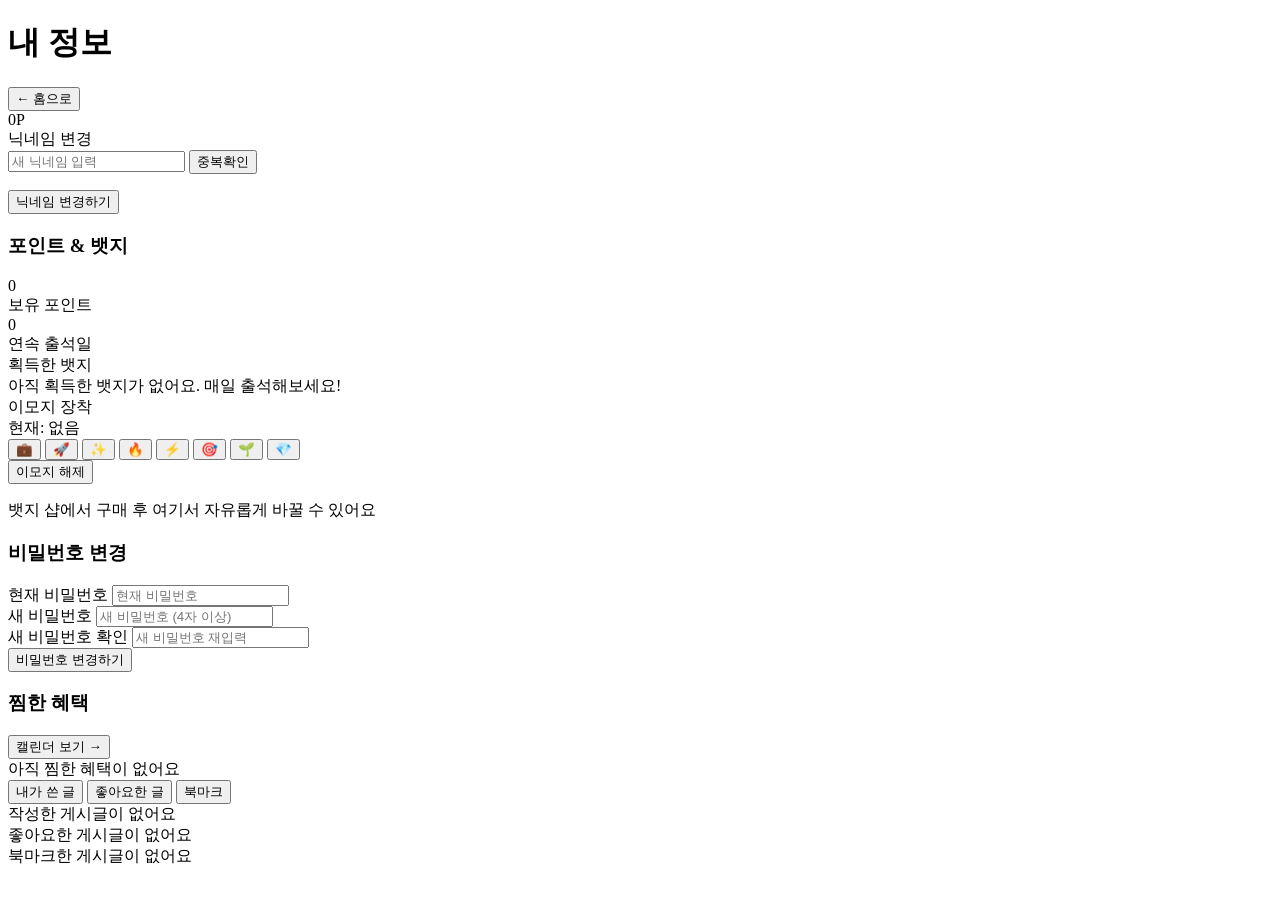
<file: src/main/resources/templates/fragments/pages/mypage.html>
<!DOCTYPE html>
<html xmlns:th="http://www.thymeleaf.org">
<body>
<div th:fragment="mypage" id="page-mypage" class="page pt-16 min-h-screen">
  <div class="max-w-lg mx-auto px-6 py-10">
    <div class="flex items-center justify-between mb-8">
      <h1 class="text-2xl font-bold">내 정보</h1>
      <button onclick="goPage('home')" class="text-sm text-muted-foreground hover:text-foreground transition-colors">← 홈으로</button>
    </div>

    <!-- 프로필 -->
    <div class="bg-card border border-border rounded-2xl p-6 mb-5">
      <div class="flex items-center gap-4 mb-6">
        <div class="w-16 h-16 rounded-2xl bg-gradient-to-br from-primary to-cyan-400 flex items-center justify-center text-2xl font-bold text-background" id="mypage-avatar"></div>
        <div>
          <div class="font-bold text-lg flex items-center gap-1.5"><span id="mypage-nickname-emoji" class="text-xl"></span><span id="mypage-nickname"></span></div>
          <div class="text-sm text-muted-foreground" id="mypage-username"></div>
          <div class="text-xs text-muted-foreground mt-1" id="mypage-role"></div>
          <div class="flex items-center gap-3 mt-2">
            <span class="text-xs font-bold text-primary" id="mypage-points">0P</span>
            <span class="text-xs text-muted-foreground" id="mypage-streak"></span>
          </div>
        </div>
      </div>
      <div class="space-y-4">
        <div>
          <label class="text-xs text-muted-foreground mb-1.5 block font-medium">닉네임 변경</label>
          <div class="flex gap-2">
            <input id="my-new-nick" type="text" placeholder="새 닉네임 입력" class="flex-1 bg-background border border-border rounded-xl px-4 py-3 text-sm focus:outline-none focus:border-primary focus:ring-2 focus:ring-primary/20 transition-all">
            <button onclick="checkMyNick()" class="px-4 py-3 bg-muted hover:bg-muted/70 text-sm rounded-xl transition-colors whitespace-nowrap font-medium">중복확인</button>
          </div>
          <p id="my-nick-msg" class="text-xs mt-1 hidden"></p>
        </div>
        <button onclick="changeNickname()" class="w-full py-3 bg-primary/10 text-primary font-semibold rounded-xl text-sm hover:bg-primary/20 transition-colors">닉네임 변경하기</button>
      </div>
    </div>

    <!-- 포인트 & 뱃지 -->
    <div class="bg-card border border-border rounded-2xl p-6 mb-5">
      <h3 class="font-semibold mb-4">포인트 &amp; 뱃지</h3>
      <div class="grid grid-cols-2 gap-3 mb-4">
        <div class="bg-primary/5 border border-primary/20 rounded-xl p-3 text-center">
          <div class="text-2xl font-extrabold text-primary" id="mypage-points-big">0</div>
          <div class="text-xs text-muted-foreground mt-0.5">보유 포인트</div>
        </div>
        <div class="bg-muted/30 border border-border rounded-xl p-3 text-center">
          <div class="text-2xl font-extrabold" id="mypage-streak-big">0</div>
          <div class="text-xs text-muted-foreground mt-0.5">연속 출석일</div>
        </div>
      </div>
      <div class="mb-4">
        <div class="text-xs text-muted-foreground mb-2 font-medium">획득한 뱃지</div>
        <div id="mypage-badges" class="flex flex-wrap gap-2">
          <div class="text-xs text-muted-foreground">아직 획득한 뱃지가 없어요. 매일 출석해보세요!</div>
        </div>
      </div>
      <!-- 이모지 장착 -->
      <div class="border-t border-border pt-4">
        <div class="flex items-center justify-between mb-3">
          <div class="text-xs text-muted-foreground font-medium">이모지 장착</div>
          <div class="text-xs text-muted-foreground">현재: <span id="mypage-current-emoji-display" class="font-bold text-foreground">없음</span></div>
        </div>
        <div class="grid grid-cols-4 gap-2" id="mypage-emoji-equip-grid">
          <button onclick="equipEmojiFromMypage('💼')" data-emoji="💼" class="equip-emoji-btn flex flex-col items-center gap-1 p-3 bg-background border border-border rounded-xl hover:border-primary transition-all"><span class="text-xl">💼</span></button>
          <button onclick="equipEmojiFromMypage('🚀')" data-emoji="🚀" class="equip-emoji-btn flex flex-col items-center gap-1 p-3 bg-background border border-border rounded-xl hover:border-primary transition-all"><span class="text-xl">🚀</span></button>
          <button onclick="equipEmojiFromMypage('✨')" data-emoji="✨" class="equip-emoji-btn flex flex-col items-center gap-1 p-3 bg-background border border-border rounded-xl hover:border-primary transition-all"><span class="text-xl">✨</span></button>
          <button onclick="equipEmojiFromMypage('🔥')" data-emoji="🔥" class="equip-emoji-btn flex flex-col items-center gap-1 p-3 bg-background border border-border rounded-xl hover:border-primary transition-all"><span class="text-xl">🔥</span></button>
          <button onclick="equipEmojiFromMypage('⚡')" data-emoji="⚡" class="equip-emoji-btn flex flex-col items-center gap-1 p-3 bg-background border border-border rounded-xl hover:border-primary transition-all"><span class="text-xl">⚡</span></button>
          <button onclick="equipEmojiFromMypage('🎯')" data-emoji="🎯" class="equip-emoji-btn flex flex-col items-center gap-1 p-3 bg-background border border-border rounded-xl hover:border-primary transition-all"><span class="text-xl">🎯</span></button>
          <button onclick="equipEmojiFromMypage('🌱')" data-emoji="🌱" class="equip-emoji-btn flex flex-col items-center gap-1 p-3 bg-background border border-border rounded-xl hover:border-primary transition-all"><span class="text-xl">🌱</span></button>
          <button onclick="equipEmojiFromMypage('💎')" data-emoji="💎" class="equip-emoji-btn flex flex-col items-center gap-1 p-3 bg-background border border-border rounded-xl hover:border-primary transition-all"><span class="text-xl">💎</span></button>
        </div>
        <button onclick="equipEmojiFromMypage('')" class="mt-2 w-full py-2 text-xs text-muted-foreground border border-border rounded-xl hover:text-foreground hover:border-border/80 transition-colors">이모지 해제</button>
        <p class="text-xs text-muted-foreground mt-2 text-center">뱃지 샵에서 구매 후 여기서 자유롭게 바꿀 수 있어요</p>
      </div>
    </div>

    <!-- 비밀번호 변경 -->
    <div class="bg-card border border-border rounded-2xl p-6 mb-5">
      <h3 class="font-semibold mb-4">비밀번호 변경</h3>
      <div class="space-y-4">
        <div>
          <label class="text-xs text-muted-foreground mb-1.5 block font-medium">현재 비밀번호</label>
          <input id="my-cur-pw" type="password" placeholder="현재 비밀번호" class="w-full bg-background border border-border rounded-xl px-4 py-3 text-sm focus:outline-none focus:border-primary focus:ring-2 focus:ring-primary/20 transition-all">
        </div>
        <div>
          <label class="text-xs text-muted-foreground mb-1.5 block font-medium">새 비밀번호</label>
          <input id="my-new-pw" type="password" placeholder="새 비밀번호 (4자 이상)" class="w-full bg-background border border-border rounded-xl px-4 py-3 text-sm focus:outline-none focus:border-primary focus:ring-2 focus:ring-primary/20 transition-all">
        </div>
        <div>
          <label class="text-xs text-muted-foreground mb-1.5 block font-medium">새 비밀번호 확인</label>
          <input id="my-new-pw2" type="password" placeholder="새 비밀번호 재입력" class="w-full bg-background border border-border rounded-xl px-4 py-3 text-sm focus:outline-none focus:border-primary focus:ring-2 focus:ring-primary/20 transition-all">
        </div>
        <div id="my-pw-err" class="hidden text-xs text-destructive bg-destructive/10 rounded-lg px-3 py-2"></div>
        <button onclick="changePassword()" class="w-full py-3 bg-primary/10 text-primary font-semibold rounded-xl text-sm hover:bg-primary/20 transition-colors">비밀번호 변경하기</button>
      </div>
    </div>

    <!-- 찜한 혜택 -->
    <div class="bg-card border border-border rounded-2xl p-6">
      <div class="flex items-center justify-between mb-4">
        <h3 class="font-semibold">찜한 혜택</h3>
        <button onclick="goPage('calendar')" class="text-xs text-primary hover:underline">캘린더 보기 →</button>
      </div>
      <div id="mypage-wish-list" class="space-y-3"></div>
      <div id="mypage-wish-empty" class="text-center py-6 text-muted-foreground text-sm">아직 찜한 혜택이 없어요</div>
    </div>

    <!-- 내 활동 탭 -->
    <div class="bg-card border border-border rounded-2xl p-6 mt-5">
      <div class="flex items-center gap-3 mb-5">
        <button onclick="switchMyTab('my-posts-tab')" id="tab-my-posts" class="px-4 py-2 rounded-xl text-sm font-medium bg-primary/10 text-primary transition-all">내가 쓴 글</button>
        <button onclick="switchMyTab('my-likes-tab')" id="tab-my-likes" class="px-4 py-2 rounded-xl text-sm font-medium text-muted-foreground hover:text-foreground transition-all">좋아요한 글</button>
        <button onclick="switchMyTab('my-bookmarks-tab')" id="tab-my-bookmarks" class="px-4 py-2 rounded-xl text-sm font-medium text-muted-foreground hover:text-foreground transition-all">북마크</button>
      </div>
      <div id="my-posts-tab">
        <div id="my-posts-content" class="space-y-2">
          <div class="text-sm text-muted-foreground text-center py-6">작성한 게시글이 없어요</div>
        </div>
      </div>
      <div id="my-likes-tab" class="hidden">
        <div id="my-likes-content" class="space-y-2">
          <div class="text-sm text-muted-foreground text-center py-6">좋아요한 게시글이 없어요</div>
        </div>
      </div>
      <div id="my-bookmarks-tab" class="hidden">
        <div id="my-bookmarks-content" class="space-y-2">
          <div class="text-sm text-muted-foreground text-center py-6">북마크한 게시글이 없어요</div>
        </div>
      </div>
    </div>
  </div>
</div>
</body>
</html>
</file>
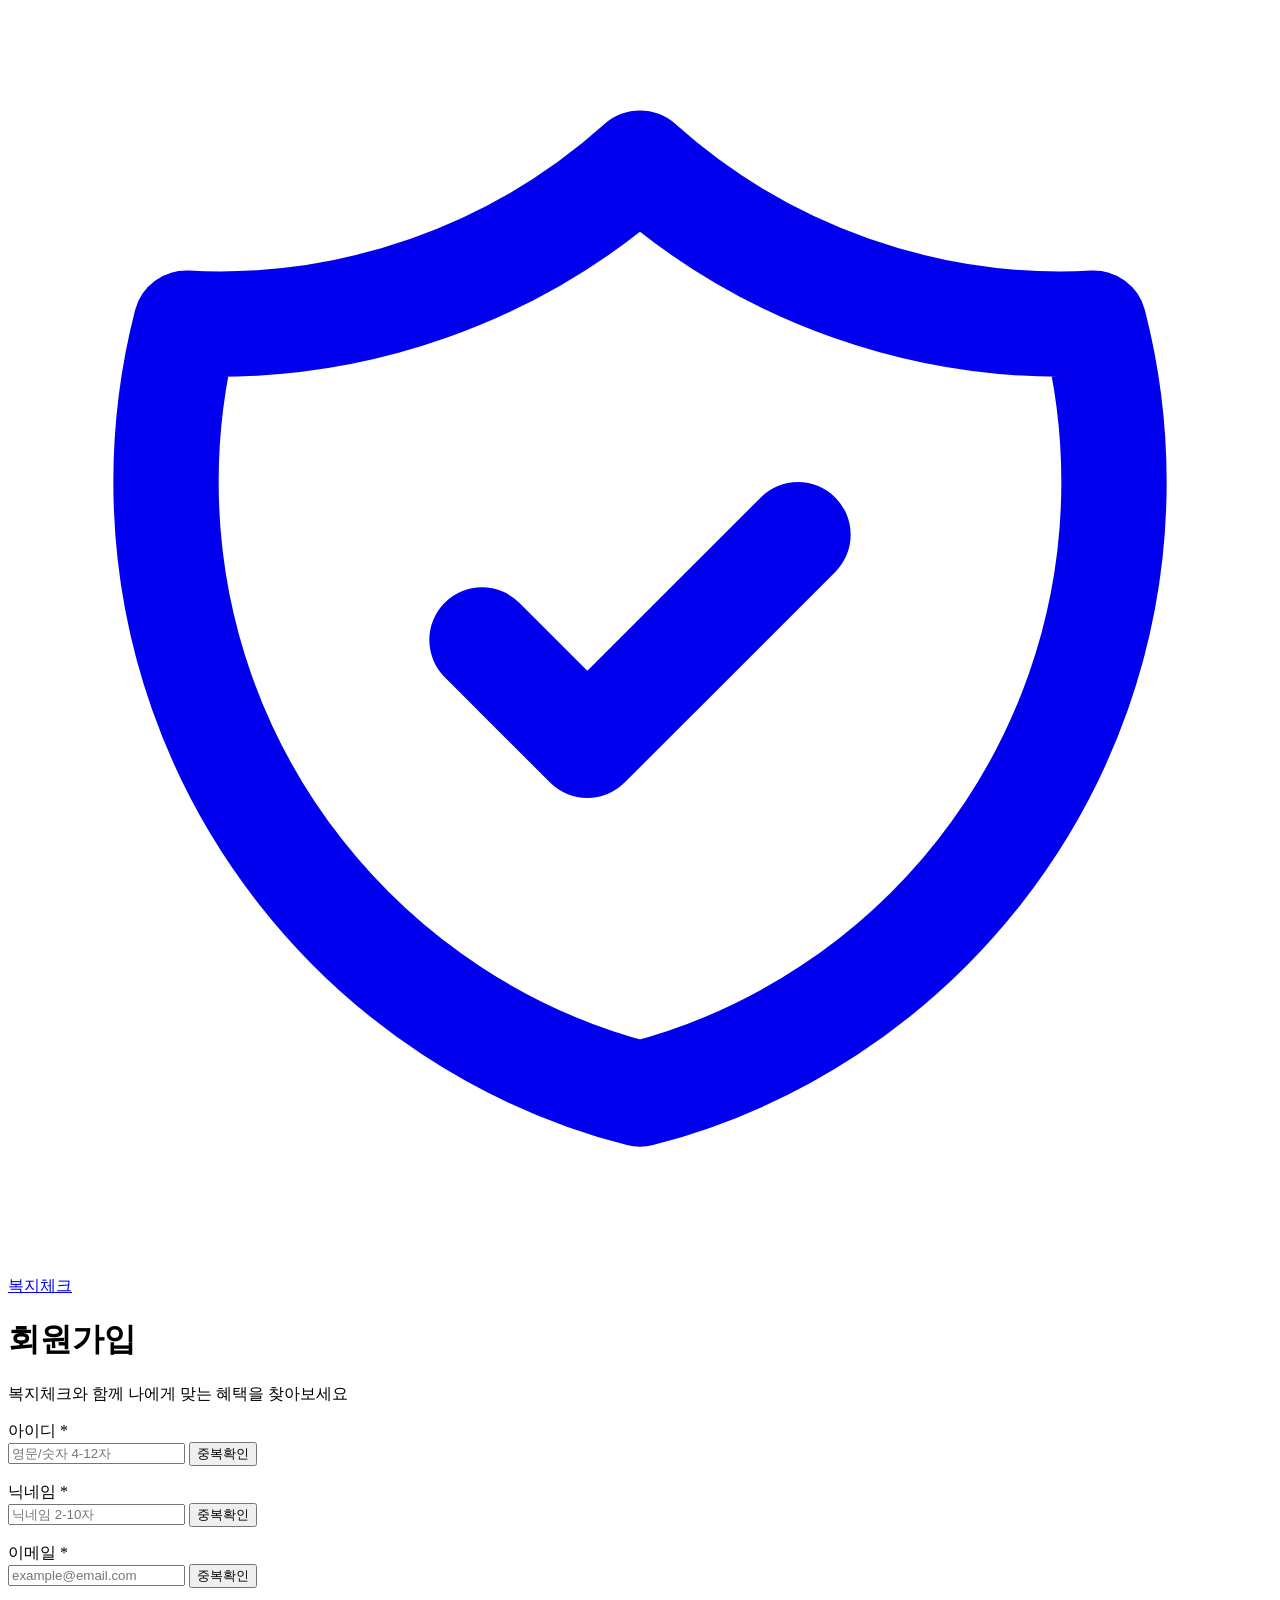
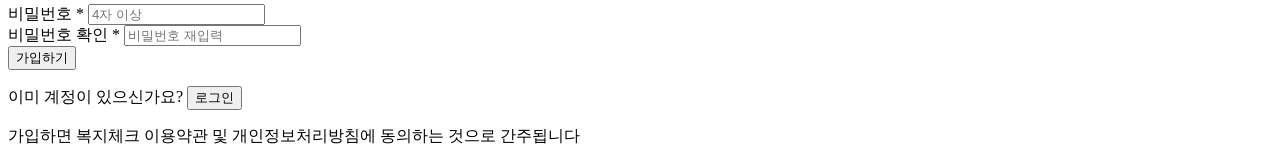
<file: src/main/resources/templates/fragments/pages/register.html>
<!DOCTYPE html>
<html xmlns:th="http://www.thymeleaf.org">
<body>
<div th:fragment="register" id="page-register" class="page pt-16 min-h-screen">
  <div class="w-full max-w-md mx-4 py-12">
    <div class="text-center mb-10">
      <a href="#" onclick="goPage('home')" class="inline-flex items-center gap-3 mb-6 cursor-pointer">
        <div class="w-10 h-10 rounded-xl bg-gradient-to-br from-primary to-primary-hover flex items-center justify-center shadow-lg shadow-primary/20">
          <svg class="w-6 h-6 text-background" fill="none" stroke="currentColor" viewBox="0 0 24 24"><path stroke-linecap="round" stroke-linejoin="round" stroke-width="2" d="M9 12l2 2 4-4m5.618-4.016A11.955 11.955 0 0112 2.944a11.955 11.955 0 01-8.618 3.04A12.02 12.02 0 003 9c0 5.591 3.824 10.29 9 11.622 5.176-1.332 9-6.03 9-11.622 0-1.042-.133-2.052-.382-3.016z"/></svg>
        </div>
        <span class="text-2xl font-bold">복지<span class="text-primary">체크</span></span>
      </a>
      <h1 class="text-2xl font-extrabold mb-2">회원가입</h1>
      <p class="text-sm text-muted-foreground">복지체크와 함께 나에게 맞는 혜택을 찾아보세요</p>
    </div>

    <div class="bg-card border border-border rounded-2xl p-8 space-y-4">
      <div>
        <label class="text-xs text-muted-foreground mb-1.5 block font-medium">아이디 <span class="text-destructive">*</span></label>
        <div class="flex gap-2">
          <input id="reg-id" type="text" placeholder="영문/숫자 4-12자"
            class="flex-1 bg-background border border-border rounded-xl px-4 py-3 text-sm focus:outline-none focus:border-primary focus:ring-2 focus:ring-primary/20 transition-all">
          <button onclick="checkDuplicate('id')" class="px-4 py-3 bg-muted hover:bg-muted/70 text-sm rounded-xl transition-colors whitespace-nowrap font-medium">중복확인</button>
        </div>
        <p id="reg-id-msg" class="text-xs mt-1 hidden"></p>
      </div>
      <div>
        <label class="text-xs text-muted-foreground mb-1.5 block font-medium">닉네임 <span class="text-destructive">*</span></label>
        <div class="flex gap-2">
          <input id="reg-nick" type="text" placeholder="닉네임 2-10자"
            class="flex-1 bg-background border border-border rounded-xl px-4 py-3 text-sm focus:outline-none focus:border-primary focus:ring-2 focus:ring-primary/20 transition-all">
          <button onclick="checkDuplicate('nick')" class="px-4 py-3 bg-muted hover:bg-muted/70 text-sm rounded-xl transition-colors whitespace-nowrap font-medium">중복확인</button>
        </div>
        <p id="reg-nick-msg" class="text-xs mt-1 hidden"></p>
      </div>
      <div>
        <label class="text-xs text-muted-foreground mb-1.5 block font-medium">이메일 <span class="text-destructive">*</span></label>
        <div class="flex gap-2">
          <input id="reg-email" type="email" placeholder="example@email.com"
            class="flex-1 bg-background border border-border rounded-xl px-4 py-3 text-sm focus:outline-none focus:border-primary focus:ring-2 focus:ring-primary/20 transition-all">
          <button onclick="checkDuplicate('email')" class="px-4 py-3 bg-muted hover:bg-muted/70 text-sm rounded-xl transition-colors whitespace-nowrap font-medium">중복확인</button>
        </div>
        <p id="reg-email-msg" class="text-xs mt-1 hidden"></p>
      </div>
      <div>
        <label class="text-xs text-muted-foreground mb-1.5 block font-medium">비밀번호 <span class="text-destructive">*</span></label>
        <input id="reg-pw" type="password" placeholder="4자 이상"
          class="w-full bg-background border border-border rounded-xl px-4 py-3 text-sm focus:outline-none focus:border-primary focus:ring-2 focus:ring-primary/20 transition-all">
      </div>
      <div>
        <label class="text-xs text-muted-foreground mb-1.5 block font-medium">비밀번호 확인 <span class="text-destructive">*</span></label>
        <input id="reg-pw2" type="password" placeholder="비밀번호 재입력"
          class="w-full bg-background border border-border rounded-xl px-4 py-3 text-sm focus:outline-none focus:border-primary focus:ring-2 focus:ring-primary/20 transition-all"
          onkeydown="if(event.key==='Enter')doRegister()">
      </div>
      <div id="reg-err" class="hidden text-xs text-destructive bg-destructive/10 rounded-lg px-3 py-2"></div>
      <button onclick="doRegister()" class="w-full py-3.5 bg-gradient-to-r from-primary to-cyan-400 text-background font-bold rounded-xl text-sm hover:shadow-lg hover:shadow-primary/30 transition-all mt-2">
        가입하기
      </button>
    </div>

    <p class="text-center text-sm text-muted-foreground mt-6">
      이미 계정이 있으신가요?
      <button onclick="goPage('home');openModal('modal-login')" class="text-primary hover:underline font-medium ml-1">로그인</button>
    </p>
    <p class="text-center text-xs text-muted-foreground/40 mt-3">
      가입하면 복지체크 이용약관 및 개인정보처리방침에 동의하는 것으로 간주됩니다
    </p>
  </div>
</div>
</body>
</html>
</file>
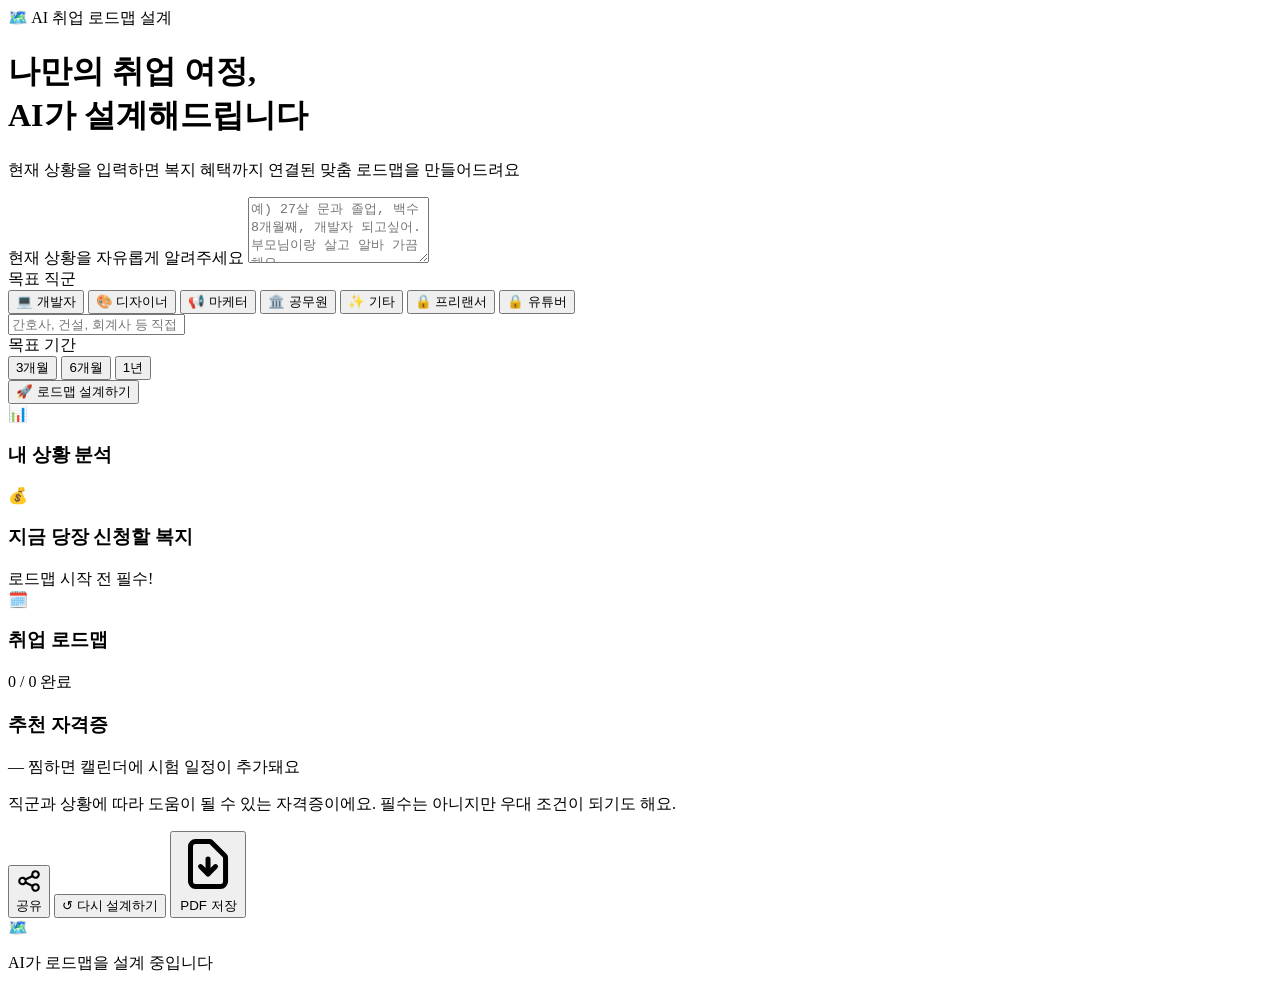
<file: src/main/resources/templates/fragments/pages/roadmap.html>
<!DOCTYPE html>
<html xmlns:th="http://www.thymeleaf.org">
<body>
<div th:fragment="roadmap" id="page-roadmap" class="page pt-16 min-h-screen">
  <div class="max-w-6xl mx-auto px-6 py-10">
    <div class="text-center mb-10">
      <div class="inline-flex items-center gap-2 px-4 py-2 rounded-full bg-primary/10 border border-primary/20 mb-5">
        <span class="text-lg">🗺️</span>
        <span class="text-primary text-sm font-medium">AI 취업 로드맵 설계</span>
      </div>
      <h1 class="text-3xl sm:text-4xl font-extrabold mb-3">나만의 취업 여정,<br><span class="gradient-text">AI가 설계해드립니다</span></h1>
      <p class="text-muted-foreground">현재 상황을 입력하면 복지 혜택까지 연결된 맞춤 로드맵을 만들어드려요</p>
    </div>

    <!-- 입력 섹션 -->
    <div id="roadmap-input-section" class="max-w-2xl mx-auto mb-10">
      <div class="bg-card border border-border rounded-2xl p-8">
        <div class="space-y-5">
          <div>
            <label class="text-xs text-muted-foreground uppercase tracking-wider mb-2 block font-medium">현재 상황을 자유롭게 알려주세요</label>
            <textarea id="roadmap-input" rows="4"
              class="w-full bg-background border border-border rounded-xl px-4 py-3 text-sm text-foreground placeholder:text-muted-foreground focus:outline-none focus:border-primary focus:ring-2 focus:ring-primary/20 transition-all resize-none leading-relaxed"
              placeholder="예) 27살 문과 졸업, 백수 8개월째, 개발자 되고싶어. 부모님이랑 살고 알바 가끔 해요"></textarea>
          </div>
          <div class="grid grid-cols-2 gap-4">
            <div>
              <label class="text-xs text-muted-foreground uppercase tracking-wider mb-2 block font-medium">목표 직군</label>
              <div class="flex flex-wrap gap-2" id="job-tags">
                <button onclick="toggleJobTag(this,'개발자')" class="job-tag px-3 py-1.5 rounded-full border border-border text-xs text-muted-foreground hover:border-primary/40 transition-all">💻 개발자</button>
                <button onclick="toggleJobTag(this,'디자이너')" class="job-tag px-3 py-1.5 rounded-full border border-border text-xs text-muted-foreground hover:border-primary/40 transition-all">🎨 디자이너</button>
                <button onclick="toggleJobTag(this,'마케터')" class="job-tag px-3 py-1.5 rounded-full border border-border text-xs text-muted-foreground hover:border-primary/40 transition-all">📢 마케터</button>
                <button onclick="toggleJobTag(this,'공무원')" class="job-tag px-3 py-1.5 rounded-full border border-border text-xs text-muted-foreground hover:border-primary/40 transition-all">🏛️ 공무원</button>
                <button onclick="toggleJobTag(this,'기타')" class="job-tag px-3 py-1.5 rounded-full border border-border text-xs text-muted-foreground hover:border-primary/40 transition-all">✨ 기타</button>
                <button id="job-tag-프리랜서" onclick="toggleJobTag(this,'프리랜서')" class="job-tag locked-job px-3 py-1.5 rounded-full border border-purple-500/30 text-xs text-purple-400/60 hover:border-purple-500/60 transition-all" data-locked="true">🔒 프리랜서</button>
                <button id="job-tag-유튜버" onclick="toggleJobTag(this,'유튜버')" class="job-tag locked-job px-3 py-1.5 rounded-full border border-red-500/30 text-xs text-red-400/60 hover:border-red-500/60 transition-all" data-locked="true">🔒 유튜버</button>
              </div>
              <input id="roadmap-job-text" type="text" placeholder="간호사, 건설, 회계사 등 직접 입력..."
                class="mt-2 w-full bg-background border border-border rounded-xl px-4 py-2.5 text-xs focus:outline-none focus:border-primary focus:ring-2 focus:ring-primary/20 transition-all placeholder:text-muted-foreground/50"
                oninput="handleJobTextInput(this.value)">
            </div>
            <div>
              <label class="text-xs text-muted-foreground uppercase tracking-wider mb-2 block font-medium">목표 기간</label>
              <div class="flex gap-2" id="period-tags">
                <button onclick="togglePeriodTag(this,'3개월')" class="period-tag px-3 py-1.5 rounded-full border border-border text-xs text-muted-foreground hover:border-primary/40 transition-all">3개월</button>
                <button onclick="togglePeriodTag(this,'6개월')" class="period-tag px-3 py-1.5 rounded-full border border-border text-xs text-muted-foreground hover:border-primary/40 transition-all active-period">6개월</button>
                <button onclick="togglePeriodTag(this,'1년')" class="period-tag px-3 py-1.5 rounded-full border border-border text-xs text-muted-foreground hover:border-primary/40 transition-all">1년</button>
              </div>
            </div>
          </div>
          <button onclick="generateRoadmap()" id="roadmap-btn"
            class="w-full py-3.5 bg-gradient-to-r from-primary to-cyan-400 text-background font-bold rounded-xl text-sm hover:shadow-lg hover:shadow-primary/30 transition-all flex items-center justify-center gap-2">
            <span>🚀 로드맵 설계하기</span>
          </button>
        </div>
      </div>
    </div>

    <!-- 결과 섹션 -->
    <div id="roadmap-result" class="hidden">
      <div class="grid grid-cols-1 md:grid-cols-3 gap-5 mb-8">
        <div class="bg-card border border-border rounded-2xl p-5">
          <div class="flex items-center gap-2 mb-4"><span class="text-lg">📊</span><h3 class="font-bold text-sm">내 상황 분석</h3></div>
          <div id="roadmap-analysis" class="space-y-2"></div>
        </div>
        <div class="md:col-span-2 bg-card border border-border rounded-2xl p-5">
          <div class="flex items-center gap-2 mb-4"><span class="text-lg">💰</span><h3 class="font-bold text-sm">지금 당장 신청할 복지</h3><span class="text-xs text-muted-foreground ml-auto">로드맵 시작 전 필수!</span></div>
          <div id="roadmap-welfare" class="space-y-2"></div>
        </div>
      </div>
      <div class="bg-card border border-border rounded-2xl p-6 mb-6">
        <div class="flex items-center gap-2 mb-3"><span class="text-lg">🗓️</span><h3 class="font-bold">취업 로드맵</h3><span id="roadmap-period-label" class="text-xs text-muted-foreground ml-2"></span></div>
        <div class="flex items-center gap-3 mb-6">
          <div class="flex-1 h-2 bg-muted rounded-full overflow-hidden">
            <div id="roadmap-progress-bar" class="h-2 bg-primary rounded-full transition-all duration-500" style="width:0%"></div>
          </div>
          <span id="roadmap-progress-text" class="text-xs text-muted-foreground whitespace-nowrap flex-shrink-0">0 / 0 완료</span>
        </div>
        <div id="roadmap-timeline"></div>
      </div>
      <div class="bg-card border border-border rounded-2xl p-6 mb-6" id="roadmap-cert-section">
        <div class="flex items-center gap-2 mb-2"><h3 class="font-bold">추천 자격증</h3><span class="text-xs text-muted-foreground">— 찜하면 캘린더에 시험 일정이 추가돼요</span></div>
        <p class="text-xs text-muted-foreground mb-5">직군과 상황에 따라 도움이 될 수 있는 자격증이에요. 필수는 아니지만 우대 조건이 되기도 해요.</p>
        <div id="roadmap-certs" class="space-y-3"></div>
      </div>
      <div class="flex items-center justify-center gap-3">
        <button onclick="shareRoadmap()" class="px-5 py-3 border border-border rounded-xl text-sm text-muted-foreground hover:text-foreground hover:bg-muted/50 transition-colors flex items-center gap-2"><svg class="w-4 h-4" fill="none" stroke="currentColor" viewBox="0 0 24 24"><path stroke-linecap="round" stroke-linejoin="round" stroke-width="2" d="M8.684 13.342C8.886 12.938 9 12.482 9 12c0-.482-.114-.938-.316-1.342m0 2.684a3 3 0 110-2.684m0 2.684l6.632 3.316m-6.632-6l6.632-3.316m0 0a3 3 0 105.367-2.684 3 3 0 00-5.367 2.684zm0 9.316a3 3 0 105.368 2.684 3 3 0 00-5.368-2.684z"/></svg>공유</button>
        <button onclick="resetRoadmap()" class="px-6 py-3 border border-border rounded-xl text-sm text-muted-foreground hover:text-foreground hover:bg-muted/50 transition-colors">↺ 다시 설계하기</button>
        <button id="roadmap-pdf-btn" onclick="downloadPDF()" class="hidden px-6 py-3 bg-gradient-to-r from-primary to-cyan-400 text-background font-semibold rounded-xl text-sm hover:shadow-lg hover:shadow-primary/30 transition-all flex items-center gap-2">
          <svg class="w-4 h-4" fill="none" stroke="currentColor" viewBox="0 0 24 24"><path stroke-linecap="round" stroke-linejoin="round" stroke-width="2" d="M12 10v6m0 0l-3-3m3 3l3-3m2 8H7a2 2 0 01-2-2V5a2 2 0 012-2h5.586a1 1 0 01.707.293l5.414 5.414a1 1 0 01.293.707V19a2 2 0 01-2 2z"/></svg>
          PDF 저장
        </button>
      </div>
    </div>

    <!-- 로딩 -->
    <div id="roadmap-loading" class="hidden">
      <div class="text-center mb-8">
        <div class="inline-flex items-center gap-3 px-6 py-3 rounded-2xl bg-card border border-border">
          <div class="relative w-8 h-8 flex-shrink-0">
            <div class="w-8 h-8 rounded-full border-2 border-border border-t-primary animate-spin"></div>
            <div class="absolute inset-0 flex items-center justify-center text-sm">🗺️</div>
          </div>
          <div class="text-left">
            <p class="text-sm font-semibold text-foreground" id="roadmap-loading-msg">AI가 로드맵을 설계 중입니다</p>
            <div class="flex gap-1 mt-1">
              <div class="w-1 h-1 rounded-full bg-primary animate-bounce" style="animation-delay:0s"></div>
              <div class="w-1 h-1 rounded-full bg-primary animate-bounce" style="animation-delay:0.15s"></div>
              <div class="w-1 h-1 rounded-full bg-primary animate-bounce" style="animation-delay:0.3s"></div>
            </div>
          </div>
        </div>
      </div>
      <!-- 스켈레톤 월별 카드 -->
      <div class="space-y-4 max-w-4xl mx-auto">
        <div class="h-3 w-24 bg-muted animate-pulse rounded mx-auto mb-6"></div>
        <div class="bg-card border border-border rounded-2xl p-5">
          <div class="flex items-center gap-3 mb-4">
            <div class="w-8 h-8 rounded-xl bg-muted animate-pulse flex-shrink-0"></div>
            <div class="space-y-1.5 flex-1">
              <div class="h-4 w-32 bg-muted animate-pulse rounded"></div>
              <div class="h-2.5 w-20 bg-muted animate-pulse rounded"></div>
            </div>
            <div class="h-6 w-16 bg-muted animate-pulse rounded-full"></div>
          </div>
          <div class="space-y-2 pl-11">
            <div class="h-2.5 w-full bg-muted animate-pulse rounded"></div>
            <div class="h-2.5 w-4/5 bg-muted animate-pulse rounded"></div>
            <div class="h-2.5 w-3/5 bg-muted animate-pulse rounded"></div>
          </div>
        </div>
        <div class="bg-card border border-border rounded-2xl p-5 opacity-80">
          <div class="flex items-center gap-3 mb-4">
            <div class="w-8 h-8 rounded-xl bg-muted animate-pulse flex-shrink-0"></div>
            <div class="space-y-1.5 flex-1">
              <div class="h-4 w-28 bg-muted animate-pulse rounded"></div>
              <div class="h-2.5 w-24 bg-muted animate-pulse rounded"></div>
            </div>
            <div class="h-6 w-16 bg-muted animate-pulse rounded-full"></div>
          </div>
          <div class="space-y-2 pl-11">
            <div class="h-2.5 w-full bg-muted animate-pulse rounded"></div>
            <div class="h-2.5 w-3/4 bg-muted animate-pulse rounded"></div>
          </div>
        </div>
        <div class="bg-card border border-border rounded-2xl p-5 opacity-60">
          <div class="flex items-center gap-3 mb-4">
            <div class="w-8 h-8 rounded-xl bg-muted animate-pulse flex-shrink-0"></div>
            <div class="space-y-1.5 flex-1">
              <div class="h-4 w-36 bg-muted animate-pulse rounded"></div>
              <div class="h-2.5 w-16 bg-muted animate-pulse rounded"></div>
            </div>
            <div class="h-6 w-16 bg-muted animate-pulse rounded-full"></div>
          </div>
          <div class="space-y-2 pl-11">
            <div class="h-2.5 w-full bg-muted animate-pulse rounded"></div>
            <div class="h-2.5 w-2/3 bg-muted animate-pulse rounded"></div>
          </div>
        </div>
        <div class="bg-card border border-border rounded-2xl p-5 opacity-40">
          <div class="flex items-center gap-3">
            <div class="w-8 h-8 rounded-xl bg-muted animate-pulse flex-shrink-0"></div>
            <div class="space-y-1.5 flex-1">
              <div class="h-4 w-24 bg-muted animate-pulse rounded"></div>
              <div class="h-2.5 w-20 bg-muted animate-pulse rounded"></div>
            </div>
          </div>
        </div>
      </div>
    </div>
  </div>
</div>
</body>
</html>
</file>
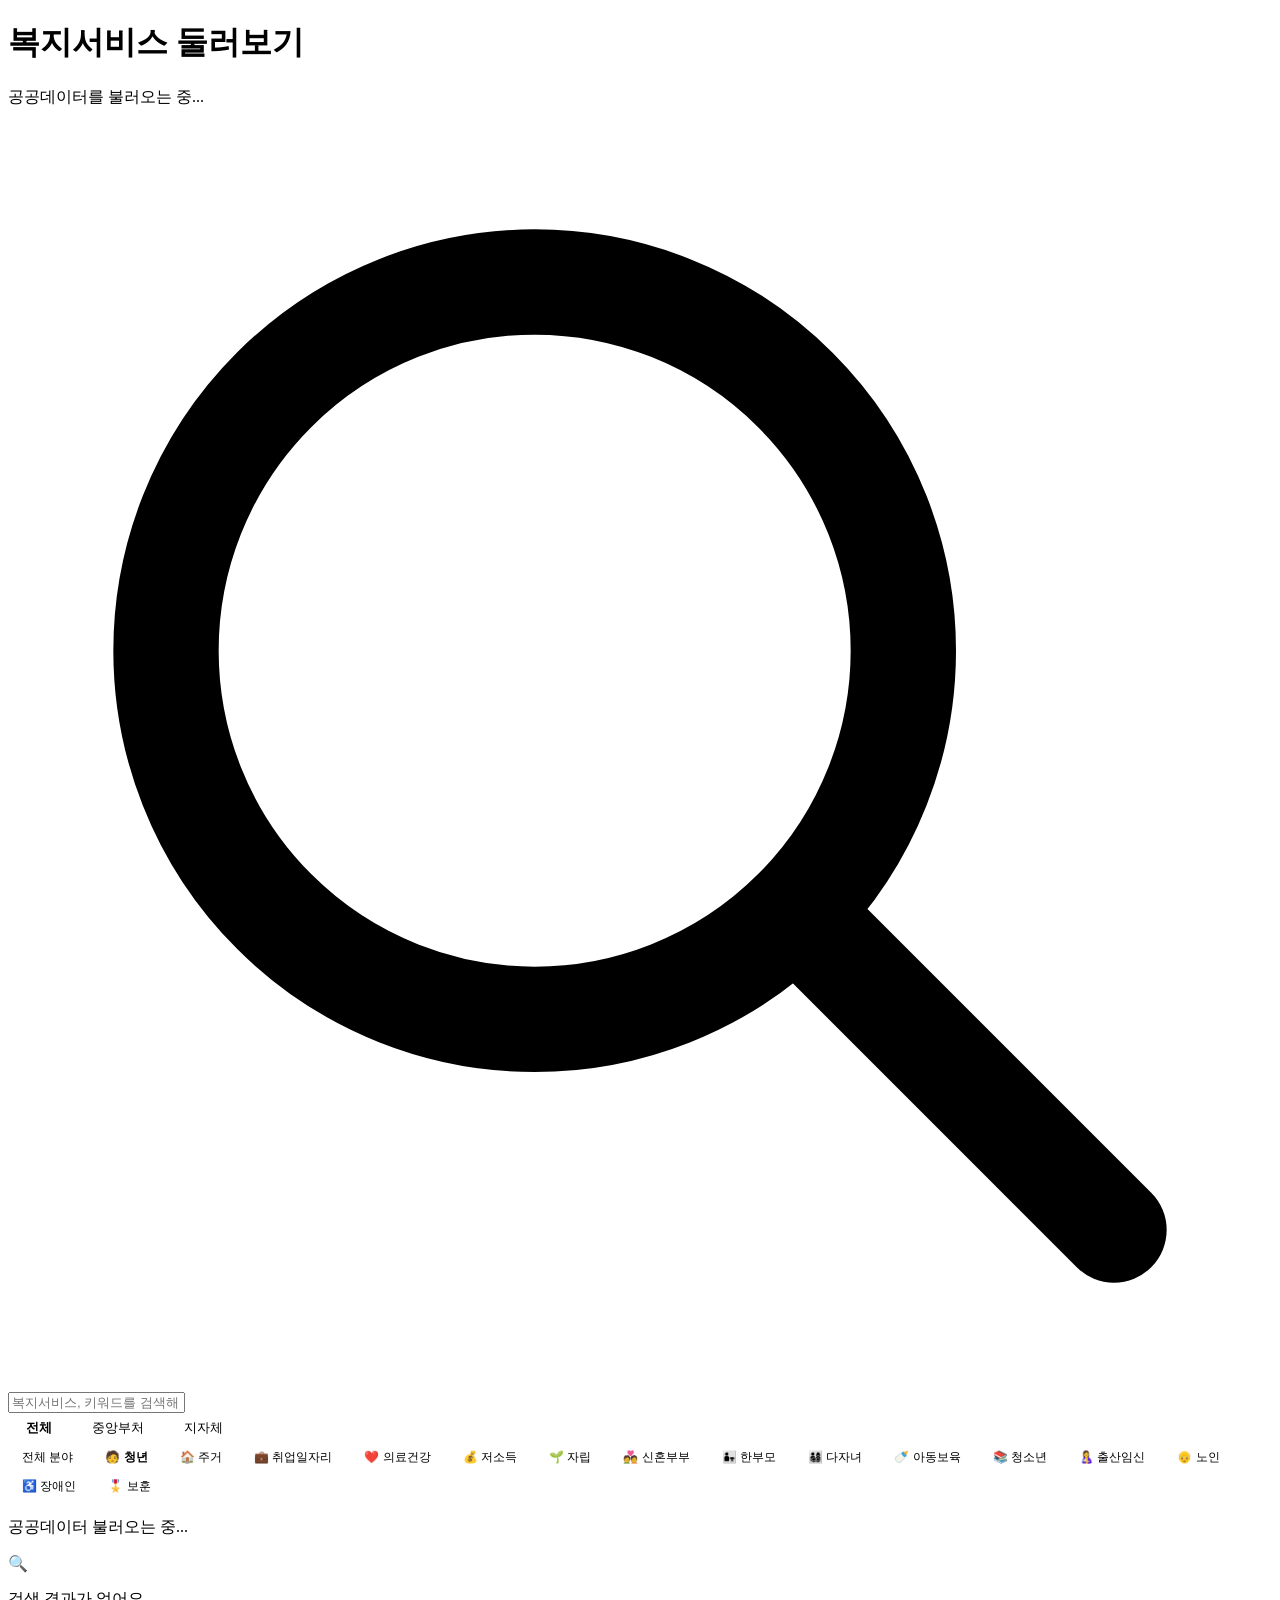
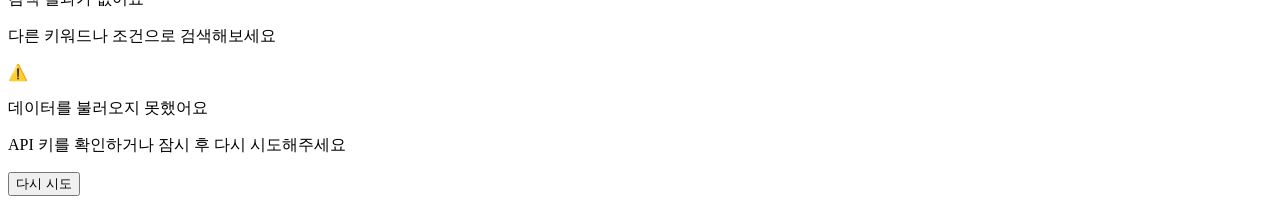
<file: src/main/resources/templates/fragments/pages/welfare.html>
<!DOCTYPE html>
<html xmlns:th="http://www.thymeleaf.org">
<body>
<div th:fragment="welfare" id="page-welfare" class="page pt-16 min-h-screen">

<style>
#page-welfare .welfare-source-btn {
  padding: 6px 18px; border-radius: 999px; font-size: 13px; cursor: pointer;
  border: 1.5px solid hsl(var(--border)); background: transparent;
  color: hsl(var(--muted-foreground)); transition: all .15s; font-weight: 500;
}
#page-welfare .welfare-source-btn.active {
  background: hsl(var(--foreground)); border-color: hsl(var(--foreground));
  color: hsl(var(--background)); font-weight: 600;
}
#page-welfare .welfare-cat-btn {
  padding: 6px 14px; border-radius: 999px; font-size: 12px; cursor: pointer;
  border: 1.5px solid hsl(var(--border)); background: transparent;
  color: hsl(var(--muted-foreground)); transition: all .15s; white-space: nowrap; font-weight: 500;
}
#page-welfare .welfare-cat-btn.active {
  background: hsl(var(--primary)); border-color: hsl(var(--primary));
  color: hsl(var(--primary-foreground)); font-weight: 700;
}
#page-welfare .welfare-card {
  transition: box-shadow .2s, transform .15s; cursor: pointer;
}
#page-welfare .welfare-card:hover { transform: translateY(-2px); box-shadow: 0 8px 28px rgba(0,0,0,0.09); }
#page-welfare .line-clamp-2 {
  display: -webkit-box; -webkit-line-clamp: 2; -webkit-box-orient: vertical; overflow: hidden;
}
/* 상세보기 사이드 패널 */
#wd-side {
  display: none;
  position: sticky; top: 76px;
  width: 320px; flex-shrink: 0;
  background: #fff; color: #111;
  border-radius: 20px; overflow: hidden;
  height: calc(100vh - 96px); overflow-y: auto;
  box-shadow: 0 8px 32px rgba(0,0,0,0.10);
  animation: wdSlide .2s ease;
}
#wd-side.open { display: block; }
@keyframes wdSlide { from { opacity:0; transform:translateX(14px); } to { opacity:1; transform:translateX(0); } }
#welfare-body { align-items: flex-start; }
.wd-row {
  display: flex; align-items: flex-start; justify-content: space-between;
  padding: 12px 16px; gap: 12px;
}
.wd-row + .wd-row { border-top: 1px solid #f0f0f0; }
.welfare-card { cursor: pointer; }
</style>

  <div class="max-w-7xl mx-auto px-4 sm:px-8 py-10">
    <!-- 헤더 -->
    <div class="mb-8">
      <h1 class="text-2xl sm:text-3xl font-extrabold mb-1">복지서비스 둘러보기</h1>
      <p class="text-sm text-muted-foreground" id="welfare-count-text">공공데이터를 불러오는 중...</p>
    </div>

    <!-- 검색 -->
    <div class="relative mb-5">
      <svg class="absolute left-4 top-1/2 -translate-y-1/2 w-4 h-4 text-muted-foreground" fill="none" stroke="currentColor" viewBox="0 0 24 24">
        <path stroke-linecap="round" stroke-linejoin="round" stroke-width="2" d="M21 21l-6-6m2-5a7 7 0 11-14 0 7 7 0 0114 0"/>
      </svg>
      <input id="welfare-search" type="text" placeholder="복지서비스, 키워드를 검색해 보세요"
        class="w-full bg-card border border-border rounded-2xl pl-11 pr-5 py-3.5 text-sm focus:outline-none focus:border-primary focus:ring-2 focus:ring-primary/20 transition-all"
        oninput="filterWelfare()">
    </div>

    <!-- 출처 필터 -->
    <div class="flex gap-2 mb-4">
      <button class="welfare-source-btn active" data-source="전체"   onclick="setWelfareSource('전체')">전체</button>
      <button class="welfare-source-btn"        data-source="중앙부처" onclick="setWelfareSource('중앙부처')">중앙부처</button>
      <button class="welfare-source-btn"        data-source="지자체"  onclick="setWelfareSource('지자체')">지자체</button>
    </div>

    <!-- 분야 필터 -->
    <div class="flex flex-wrap gap-2 mb-8">
      <button class="welfare-cat-btn" data-cat="전체"             onclick="setWelfareCat('전체')">전체 분야</button>
      <button class="welfare-cat-btn active" data-cat="청년"      onclick="setWelfareCat('청년')">🧑 청년</button>
      <button class="welfare-cat-btn" data-cat="주거"             onclick="setWelfareCat('주거')">🏠 주거</button>
      <button class="welfare-cat-btn" data-cat="취업일자리"       onclick="setWelfareCat('취업일자리')">💼 취업일자리</button>
      <button class="welfare-cat-btn" data-cat="의료건강"         onclick="setWelfareCat('의료건강')">❤️ 의료건강</button>
      <button class="welfare-cat-btn" data-cat="저소득"           onclick="setWelfareCat('저소득')">💰 저소득</button>
      <button class="welfare-cat-btn" data-cat="자립"             onclick="setWelfareCat('자립')">🌱 자립</button>
      <button class="welfare-cat-btn" data-cat="신혼부부"         onclick="setWelfareCat('신혼부부')">💑 신혼부부</button>
      <button class="welfare-cat-btn" data-cat="한부모"           onclick="setWelfareCat('한부모')">👨‍👧 한부모</button>
      <button class="welfare-cat-btn" data-cat="다자녀"           onclick="setWelfareCat('다자녀')">👨‍👩‍👧‍👦 다자녀</button>
      <button class="welfare-cat-btn" data-cat="아동보육"         onclick="setWelfareCat('아동보육')">🍼 아동보육</button>
      <button class="welfare-cat-btn" data-cat="청소년"           onclick="setWelfareCat('청소년')">📚 청소년</button>
      <button class="welfare-cat-btn" data-cat="출산임신"         onclick="setWelfareCat('출산임신')">🤱 출산임신</button>
      <button class="welfare-cat-btn" data-cat="노인"             onclick="setWelfareCat('노인')">👴 노인</button>
      <button class="welfare-cat-btn" data-cat="장애인"           onclick="setWelfareCat('장애인')">♿ 장애인</button>
      <button class="welfare-cat-btn" data-cat="보훈"             onclick="setWelfareCat('보훈')">🎖️ 보훈</button>
    </div>

    <!-- 콘텐츠: 그리드 + 사이드패널 -->
    <div id="welfare-body" class="flex gap-5">

      <!-- 오른쪽: 상세 패널 -->
      <div id="wd-side" class="order-last">
        <!-- 상단 -->
        <div class="px-5 pt-5 pb-4">
          <div class="flex items-center justify-between mb-3">
            <span id="wd-cat-badge" class="inline-flex items-center gap-1.5 px-3 py-1.5 rounded-full text-xs font-semibold"></span>
            <button onclick="closeWelfareDetail()" class="w-7 h-7 rounded-full flex items-center justify-center hover:bg-gray-100 transition-colors text-gray-400">
              <svg width="14" height="14" fill="none" stroke="currentColor" viewBox="0 0 24 24" stroke-width="2.5"><path stroke-linecap="round" stroke-linejoin="round" d="M6 18L18 6M6 6l12 12"/></svg>
            </button>
          </div>
          <h2 id="wd-title" class="text-lg font-extrabold leading-snug mb-2" style="color:#111"></h2>
          <p id="wd-desc" class="text-xs leading-relaxed" style="color:#777"></p>
        </div>
        <!-- 정보 -->
        <div class="mx-4 mb-4 rounded-xl overflow-hidden" style="border:1.5px solid #f0f0f0">
          <div class="wd-row">
            <span class="text-xs flex-shrink-0" style="color:#999">지원 내용</span>
            <span id="wd-amount" class="text-xs font-semibold text-right" style="color:#111"></span>
          </div>
          <div class="wd-row">
            <span class="text-xs flex-shrink-0" style="color:#999">지원 기간</span>
            <span id="wd-duration" class="text-xs font-semibold text-right" style="color:#111"></span>
          </div>
          <div class="wd-row">
            <span class="text-xs flex-shrink-0" style="color:#999">신청 기한</span>
            <span id="wd-period" class="text-xs font-semibold text-right" style="color:#111"></span>
          </div>
          <div class="wd-row">
            <span class="text-xs flex-shrink-0" style="color:#999">담당 기관</span>
            <span id="wd-org" class="text-xs font-semibold text-right" style="color:#111"></span>
          </div>
        </div>
        <!-- 버튼 -->
        <div class="px-4 pb-5 flex items-center gap-2">
          <button id="wd-wish-btn" onclick="wdToggleWish()"
            class="w-10 h-10 flex-shrink-0 rounded-xl flex items-center justify-center transition-all"
            style="border:1.5px solid #e5e5e5">
            <svg id="wd-heart" width="18" height="18" fill="none" stroke="#aaa" viewBox="0 0 24 24">
              <path stroke-linecap="round" stroke-linejoin="round" stroke-width="2" d="M4.318 6.318a4.5 4.5 0 000 6.364L12 20.364l7.682-7.682a4.5 4.5 0 00-6.364-6.364L12 7.636l-1.318-1.318a4.5 4.5 0 00-6.364 0z"/>
            </svg>
          </button>
          <a id="wd-link" href="#" target="_blank" rel="noopener noreferrer"
            class="flex-1 flex items-center justify-center gap-1.5 py-3 font-bold rounded-xl text-sm transition-all"
            style="background:#36A86A; color:#fff; text-decoration:none;"
            onmouseover="this.style.background='#2a8a55'" onmouseout="this.style.background='#36A86A'">
            신청하러 가기 →
          </a>
        </div>
      </div>

      <!-- 그리드 영역 -->
      <div id="welfare-right" class="flex-1 min-w-0">
        <!-- 로딩 -->
        <div id="welfare-loading" class="text-center py-20">
          <div class="w-10 h-10 rounded-full border-2 border-border border-t-primary animate-spin mx-auto mb-4"></div>
          <p class="text-sm text-muted-foreground">공공데이터 불러오는 중...</p>
        </div>
        <!-- 카드 그리드 -->
        <div id="welfare-grid" class="hidden grid grid-cols-1 md:grid-cols-2 lg:grid-cols-3 gap-4"></div>
        <!-- 페이지네이션 -->
        <div id="welfare-pagination" class="hidden flex items-center justify-center gap-2 mt-8 flex-wrap"></div>
        <!-- 결과 없음 -->
        <div id="welfare-empty" class="hidden text-center py-20 text-muted-foreground">
          <div class="text-4xl mb-4">🔍</div>
          <p class="font-medium">검색 결과가 없어요</p>
          <p class="text-sm mt-1">다른 키워드나 조건으로 검색해보세요</p>
        </div>
        <!-- API 오류 -->
        <div id="welfare-error" class="hidden text-center py-20 text-muted-foreground">
          <div class="text-4xl mb-4">⚠️</div>
          <p class="font-medium">데이터를 불러오지 못했어요</p>
          <p class="text-sm mt-1 mb-4">API 키를 확인하거나 잠시 후 다시 시도해주세요</p>
          <button onclick="loadWelfareData()" class="px-5 py-2.5 bg-primary text-background text-sm font-bold rounded-xl hover:opacity-90 transition-all">다시 시도</button>
        </div>
      </div>
    </div>
  </div>

<script>
(function() {
  var CAT_COLORS = {
    '주거':'bg-amber-500/15 text-amber-600','취업일자리':'bg-teal-500/15 text-teal-600',
    '자립':'bg-emerald-500/15 text-emerald-600','청년':'bg-cyan-500/15 text-cyan-600',
    '의료건강':'bg-rose-500/15 text-rose-600','저소득':'bg-orange-500/15 text-orange-600',
    '신혼부부':'bg-pink-500/15 text-pink-600','한부모':'bg-purple-500/15 text-purple-600',
    '다자녀':'bg-blue-500/15 text-blue-600','아동보육':'bg-yellow-500/15 text-yellow-600',
    '청소년':'bg-indigo-500/15 text-indigo-600','출산임신':'bg-pink-500/15 text-pink-600',
    '노인':'bg-slate-500/15 text-slate-600','장애인':'bg-violet-500/15 text-violet-600',
    '보훈':'bg-red-500/15 text-red-600',
  };
  var CAT_EMOJI = {
    '주거':'🏠','취업일자리':'💼','자립':'🌱','청년':'🧑','의료건강':'❤️','저소득':'💰',
    '신혼부부':'💑','한부모':'👨‍👧','다자녀':'👨‍👩‍👧‍👦','아동보육':'🍼','청소년':'📚',
    '출산임신':'🤱','노인':'👴','장애인':'♿','보훈':'🎖️',
  };

  var ALL_DATA = [];
  var PAGE_SIZE = 12;
  var wState = { search:'', source:'전체', cat:'청년', page:1 };
  var wCurrentItem = null;

  function getWished() {
    try { return JSON.parse(localStorage.getItem('welfareWish') || '[]'); } catch(e) { return []; }
  }

  // ── 카테고리 추론 (서버가 없을 때 클라이언트 보완) ───────────
  function inferCat(item) {
    if (item.category) return item.category;
    var t = ((item.name||'') + ' ' + (item.summary||'') + ' ' + (item.lifeCycle||'')).toLowerCase();
    if (/주거|월세|전세|주택|임대|거주/.test(t))              return '주거';
    if (/취업|일자리|채용|고용|구직|근로|훈련|직업/.test(t))  return '취업일자리';
    if (/건강|의료|보건|치료|병원|마음|심리/.test(t))          return '의료건강';
    if (/저소득|기초수급|차상위|생계|긴급복지/.test(t))        return '저소득';
    if (/출산|임신|산모|출생/.test(t))                         return '출산임신';
    if (/아동|보육|어린이|유아/.test(t))                       return '아동보육';
    if (/노인|어르신|고령|노령/.test(t))                       return '노인';
    if (/장애/.test(t))                                        return '장애인';
    if (/한부모/.test(t))                                      return '한부모';
    if (/신혼/.test(t))                                        return '신혼부부';
    if (/다자녀/.test(t))                                      return '다자녀';
    if (/청소년/.test(t))                                      return '청소년';
    if (/보훈|국가유공/.test(t))                               return '보훈';
    if (/저축|자산|계좌|도약|내일/.test(t))                    return '자립';
    return '청년';
  }

  // ── 공공데이터 로드 ────────────────────────────────────────────
  window.loadWelfareData = function() {
    showState('loading');
    // 중앙부처 + 지자체 병렬 호출
    Promise.all([
      fetch('/api/welfare/central?page=1&size=50').then(function(r){ return r.ok ? r.json() : []; }).catch(function(){ return []; }),
      fetch('/api/welfare/local?page=1&size=50').then(function(r){ return r.ok ? r.json() : []; }).catch(function(){ return []; })
    ]).then(function(results) {
      var central = Array.isArray(results[0]) ? results[0] : [];
      var local   = Array.isArray(results[1]) ? results[1] : [];

      // source 보완
      central.forEach(function(d){ if (!d.source) d.source = '중앙부처'; });
      local.forEach(function(d){   if (!d.source) d.source = '지자체'; });

      var seen = {};
      ALL_DATA = central.concat(local).filter(function(d) {
        if (!d.id || seen[d.id]) return false;
        seen[d.id] = true;
        return true;
      }).map(function(d) {
        d.category = inferCat(d);
        return d;
      });

      if (ALL_DATA.length === 0) { showState('error'); return; }
      showState('grid');
      wState.page = 1;
      renderWelfareGrid();
    }).catch(function(e) {
      console.error('복지서비스 API 오류:', e);
      showState('error');
    });
  };

  function showState(state) {
    document.getElementById('welfare-loading').classList.toggle('hidden', state !== 'loading');
    document.getElementById('welfare-grid').classList.toggle('hidden', state !== 'grid');
    document.getElementById('welfare-empty').classList.toggle('hidden', state !== 'empty');
    document.getElementById('welfare-error').classList.toggle('hidden', state !== 'error');
  }

  // ── 필터링 & 렌더 ─────────────────────────────────────────────
  function getFiltered() {
    return ALL_DATA.filter(function(item) {
      if (wState.source !== '전체' && item.source !== wState.source) return false;
      if (wState.cat !== '전체' && item.category !== wState.cat) return false;
      if (wState.search) {
        var q = wState.search.toLowerCase();
        var text = ((item.name||'') + ' ' + (item.summary||'') + ' ' + (item.category||'')).toLowerCase();
        if (!text.includes(q)) return false;
      }
      return true;
    });
  }

  function renderWelfareGrid() {
    var items = getFiltered();
    var wished = getWished();
    var total = items.length;
    var totalPages = Math.max(1, Math.ceil(total / PAGE_SIZE));
    if (wState.page > totalPages) wState.page = totalPages;
    var start = (wState.page - 1) * PAGE_SIZE;
    var pageItems = items.slice(start, start + PAGE_SIZE);

    document.getElementById('welfare-count-text').textContent =
      total + '개 중 ' + (start+1) + '–' + Math.min(start+PAGE_SIZE, total) + '번째 표시 중';

    if (items.length === 0) { showState('empty'); document.getElementById('welfare-pagination').classList.add('hidden'); return; }
    showState('grid');
    renderPagination(totalPages);

    var grid = document.getElementById('welfare-grid');
    grid.innerHTML = pageItems.map(function(item) {
      var cat  = item.category || '청년';
      var cc   = CAT_COLORS[cat] || 'bg-muted/50 text-muted-foreground';
      var em   = CAT_EMOJI[cat]  || '📋';
      var name = item.name || '복지서비스';
      var desc = (item.summary || '').substring(0, 60) + ((item.summary||'').length > 60 ? '...' : '');
      var ministry = item.ministry || item.region || (item.source === '지자체' ? '지자체' : '보건복지부');
      var wished_  = wished.includes(item.id);
      var heartFill = wished_ ? '#f43f5e' : 'none';
      var heartStroke = wished_ ? '#f43f5e' : 'currentColor';

      return '<div class="welfare-card bg-card border border-border rounded-2xl p-5 flex flex-col gap-3" data-id="' + escHtml(item.id) + '" onclick="showWelfareDetail(\'' + escHtml(item.id) + '\')">'
        + '<div class="flex items-center justify-between">'
        +   '<span class="inline-flex items-center gap-1.5 px-3 py-1.5 rounded-full text-xs font-semibold ' + cc + '">' + em + ' ' + cat + '</span>'
        +   '<button onclick="event.stopPropagation();welfareToggleWish(\'' + escHtml(item.id) + '\')" id="wf-heart-' + escHtml(item.id) + '" class="w-8 h-8 rounded-full flex items-center justify-center text-muted-foreground hover:text-rose-500 transition-colors">'
        +     '<svg width="18" height="18" fill="' + heartFill + '" stroke="' + heartStroke + '" viewBox="0 0 24 24"><path stroke-linecap="round" stroke-linejoin="round" stroke-width="2" d="M4.318 6.318a4.5 4.5 0 000 6.364L12 20.364l7.682-7.682a4.5 4.5 0 00-6.364-6.364L12 7.636l-1.318-1.318a4.5 4.5 0 00-6.364 0z"/></svg>'
        +   '</button>'
        + '</div>'
        + '<h3 class="font-bold text-base leading-snug">' + escHtml(name) + '</h3>'
        + '<p class="text-sm text-muted-foreground line-clamp-2 leading-relaxed">' + escHtml(desc) + '</p>'
        + '<div class="flex flex-wrap gap-2">'
        +   '<span class="inline-flex items-center gap-1 text-xs text-muted-foreground bg-muted/40 px-2.5 py-1.5 rounded-full"><svg class="w-3 h-3" fill="none" stroke="currentColor" viewBox="0 0 24 24"><path stroke-linecap="round" stroke-linejoin="round" stroke-width="2" d="M12 8v4l3 3m6-3a9 9 0 11-18 0 9 9 0 0118 0z"/></svg>' + escHtml(item.supportCycle || '상시') + '</span>'
        +   '<span class="inline-flex items-center gap-1 text-xs text-muted-foreground bg-muted/40 px-2.5 py-1.5 rounded-full"><svg class="w-3 h-3" fill="none" stroke="currentColor" viewBox="0 0 24 24"><path stroke-linecap="round" stroke-linejoin="round" stroke-width="2" d="M19 21V5a2 2 0 00-2-2H7a2 2 0 00-2 2v16m14 0h2m-2 0h-5m-9 0H3m2 0h5M9 7h1m-1 4h1m4-4h1m-1 4h1m-5 10v-5a1 1 0 011-1h2a1 1 0 011 1v5m-4 0h4"/></svg>' + escHtml(item.source || '중앙부처') + '</span>'
        + '</div>'
        + '<div class="flex items-center justify-between mt-auto pt-3 border-t border-border">'
        +   '<span class="text-xs text-muted-foreground truncate mr-2">' + escHtml(ministry) + '</span>'
        +   '<button onclick="event.stopPropagation();showWelfareDetail(\'' + escHtml(item.id) + '\')" class="flex-shrink-0 px-4 py-2 bg-primary text-background text-xs font-bold rounded-xl hover:opacity-90 transition-all">자세히</button>'
        + '</div>'
        + '</div>';
    }).join('');
  }

  // ── 상세보기 ───────────────────────────────────────────────────
  window.showWelfareDetail = function(id) {
    // 같은 카드 다시 누르면 닫기
    if (wCurrentItem && wCurrentItem.id === id) {
      closeWelfareDetail();
      return;
    }
    var item = ALL_DATA.find(function(d){ return d.id === id; });
    if (!item) return;
    wCurrentItem = item;
    var cat = item.category || '청년';
    var cc  = CAT_COLORS[cat] || 'bg-muted/50 text-muted-foreground';
    var em  = CAT_EMOJI[cat]  || '📋';

    document.getElementById('wd-cat-badge').className = 'inline-flex items-center gap-1.5 px-3 py-1.5 rounded-full text-xs font-semibold ' + cc;
    document.getElementById('wd-cat-badge').textContent = em + ' ' + cat;
    document.getElementById('wd-title').textContent    = item.name || '-';
    document.getElementById('wd-desc').textContent     = item.summary || '';
    document.getElementById('wd-amount').textContent   = item.supportType  || '정보 없음';
    document.getElementById('wd-duration').textContent = item.supportCycle || '상시';
    document.getElementById('wd-period').textContent   = item.supportCycle || '상시 접수';
    var orgName = item.ministry || item.region || (item.source === '지자체' ? '지자체' : '보건복지부');
    document.getElementById('wd-org').textContent      = (item.source || '중앙부처') + ' · ' + orgName;
    document.getElementById('wd-link').href = item.url || 'https://www.bokjiro.go.kr';
    updateWdHeart();

    // 사이드 패널 열기 + 그리드 2열로 축소
    var side = document.getElementById('wd-side');
    var grid = document.getElementById('welfare-grid');
    side.classList.add('open');
    if (grid) {
      grid.classList.remove('lg:grid-cols-3');
      grid.classList.add('lg:grid-cols-2');
    }
    // 선택된 카드 강조
    document.querySelectorAll('.welfare-card').forEach(function(c){ c.classList.remove('ring-2','ring-primary'); });
    var sel = document.querySelector('.welfare-card[data-id="' + id + '"]');
    if (sel) sel.classList.add('ring-2','ring-primary');
  };

  function updateWdHeart() {
    if (!wCurrentItem) return;
    var wished = getWished().includes(wCurrentItem.id);
    var heart = document.getElementById('wd-heart');
    if (!heart) return;
    heart.setAttribute('fill',   wished ? '#f43f5e' : 'none');
    heart.setAttribute('stroke', wished ? '#f43f5e' : '#aaa');
  }

  window.closeWelfareDetail = function() {
    var side = document.getElementById('wd-side');
    var grid = document.getElementById('welfare-grid');
    side.classList.remove('open');
    if (grid) {
      grid.classList.remove('lg:grid-cols-2');
      grid.classList.add('lg:grid-cols-3');
    }
    document.querySelectorAll('.welfare-card').forEach(function(c){ c.classList.remove('ring-2','ring-primary'); });
    wCurrentItem = null;
  };
  document.addEventListener('keydown', function(e) {
    if (e.key === 'Escape' && !document.getElementById('wd-side').classList.contains('hidden'))
      closeWelfareDetail();
  });

  window.wdToggleWish = function() {
    if (!wCurrentItem) return;
    toggleWishItem(wCurrentItem.id);
    updateWdHeart();
    var btn = document.getElementById('wf-heart-' + wCurrentItem.id);
    if (btn) {
      var wished = getWished().includes(wCurrentItem.id);
      btn.innerHTML = '<svg width="18" height="18" fill="' + (wished?'#f43f5e':'none') + '" stroke="' + (wished?'#f43f5e':'currentColor') + '" viewBox="0 0 24 24"><path stroke-linecap="round" stroke-linejoin="round" stroke-width="2" d="M4.318 6.318a4.5 4.5 0 000 6.364L12 20.364l7.682-7.682a4.5 4.5 0 00-6.364-6.364L12 7.636l-1.318-1.318a4.5 4.5 0 00-6.364 0z"/></svg>';
    }
  };

  function toggleWishItem(id) {
    try {
      var list = getWished();
      var idx = list.indexOf(id);
      if (idx >= 0) list.splice(idx, 1); else list.push(id);
      localStorage.setItem('welfareWish', JSON.stringify(list));
    } catch(e) {}
  }

  window.welfareToggleWish = function(id) {
    toggleWishItem(id);
    var wished = getWished().includes(id);
    var btn = document.getElementById('wf-heart-' + id);
    if (btn) btn.innerHTML = '<svg width="18" height="18" fill="' + (wished?'#f43f5e':'none') + '" stroke="' + (wished?'#f43f5e':'currentColor') + '" viewBox="0 0 24 24"><path stroke-linecap="round" stroke-linejoin="round" stroke-width="2" d="M4.318 6.318a4.5 4.5 0 000 6.364L12 20.364l7.682-7.682a4.5 4.5 0 00-6.364-6.364L12 7.636l-1.318-1.318a4.5 4.5 0 00-6.364 0z"/></svg>';
    if (wCurrentItem && wCurrentItem.id === id) updateWdHeart();
  };

  // ── 페이지네이션 렌더 ─────────────────────────────────────────
  function renderPagination(totalPages) {
    var pg = document.getElementById('welfare-pagination');
    if (totalPages <= 1) { pg.classList.add('hidden'); return; }
    pg.classList.remove('hidden');
    var cur = wState.page;
    var html = '';
    var btnBase = 'px-3 py-2 rounded-xl text-sm font-semibold border transition-all ';
    var disabledCls = 'border-border text-muted-foreground opacity-40 cursor-not-allowed';
    var normalCls   = 'border-border hover:bg-muted text-foreground';
    var activeCls   = 'bg-primary border-primary text-background';
    html += '<button onclick="setWelfarePage(' + Math.max(1,cur-1) + ')" ' + (cur===1?'disabled':'') + ' class="' + btnBase + (cur===1?disabledCls:normalCls) + '">←</button>';
    var start = Math.max(1, cur-2), end = Math.min(totalPages, start+4);
    if (end-start < 4) start = Math.max(1, end-4);
    for (var i=start; i<=end; i++) {
      html += '<button onclick="setWelfarePage(' + i + ')" class="' + btnBase + (i===cur?activeCls:normalCls) + '">' + i + '</button>';
    }
    html += '<button onclick="setWelfarePage(' + Math.min(totalPages,cur+1) + ')" ' + (cur===totalPages?'disabled':'') + ' class="' + btnBase + (cur===totalPages?disabledCls:normalCls) + '">→</button>';
    pg.innerHTML = html;
  }
  window.setWelfarePage = function(p) {
    wState.page = p;
    closeWelfareDetail();
    renderWelfareGrid();
    document.getElementById('welfare-right').scrollIntoView({behavior:'smooth', block:'start'});
  };

  // ── 필터 UI ───────────────────────────────────────────────────
  window.setWelfareSource = function(src) {
    wState.source = src; wState.page = 1;
    document.querySelectorAll('.welfare-source-btn').forEach(function(b){ b.classList.toggle('active', b.dataset.source === src); });
    renderWelfareGrid();
  };
  window.setWelfareCat = function(cat) {
    wState.cat = cat; wState.page = 1;
    document.querySelectorAll('.welfare-cat-btn').forEach(function(b){ b.classList.toggle('active', b.dataset.cat === cat); });
    renderWelfareGrid();
  };
  window.filterWelfare = function() {
    wState.search = document.getElementById('welfare-search').value;
    wState.page = 1;
    renderWelfareGrid();
  };

  // ── goPage 훅 (app.js 로드 완료 후 등록) ────────────────────
  window.addEventListener('load', function() {
    var _origGoPage = window.goPage;
    window.goPage = function(page) {
      if (_origGoPage) _origGoPage(page);
      if (page === 'welfare' && ALL_DATA.length === 0) loadWelfareData();
    };
  });

  function escHtml(s) {
    return String(s||'').replace(/&/g,'&amp;').replace(/</g,'&lt;').replace(/>/g,'&gt;').replace(/"/g,'&quot;');
  }
})();
</script>

</div>
</body>
</html>
</file>
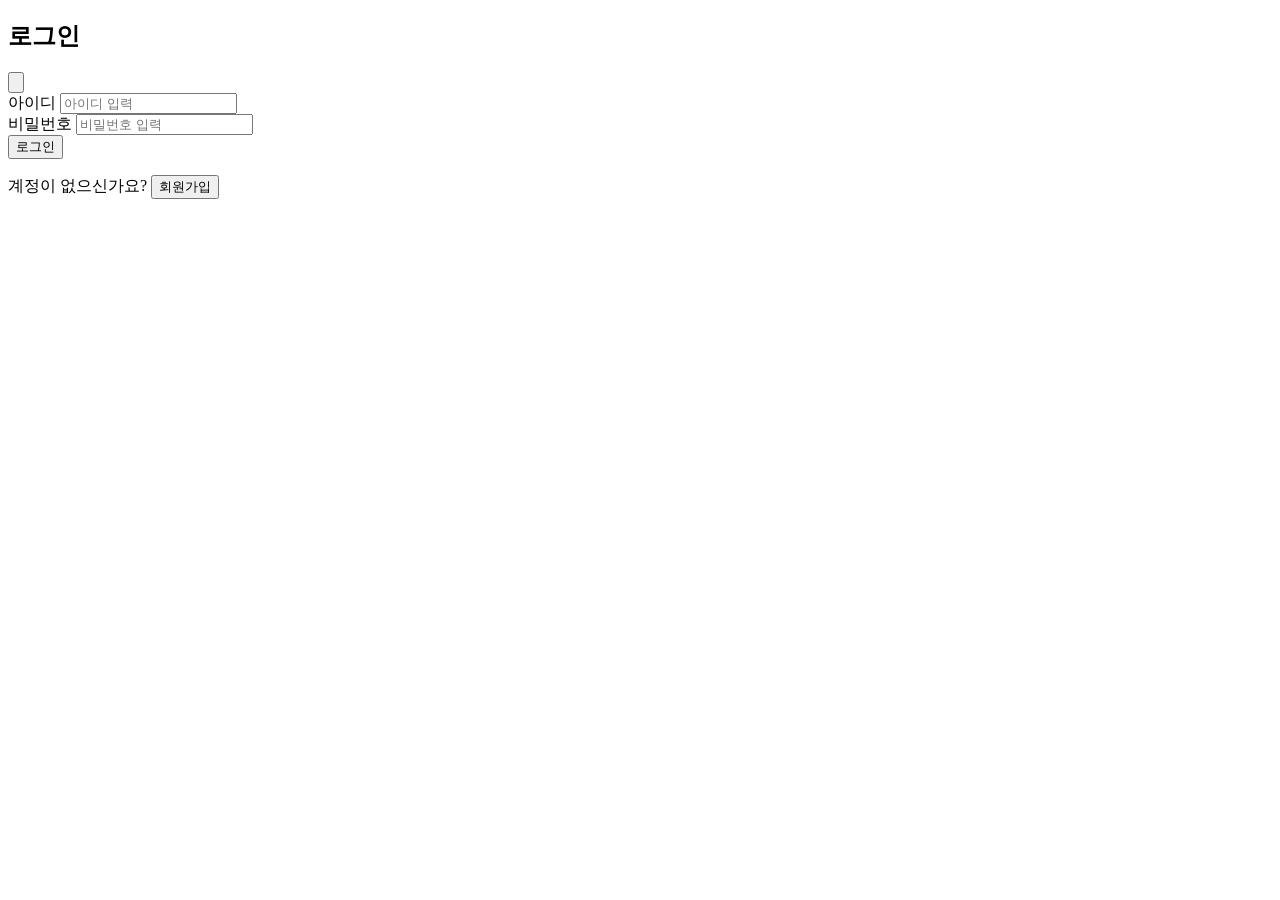
<file: src/main/resources/templates/fragments/ui/modals.html>
<!DOCTYPE html>
<html xmlns:th="http://www.thymeleaf.org">
<body>
<th:block th:fragment="modals">

<!-- ===== 로그인 모달 ===== -->
<div id="modal-login" class="modal-overlay" onclick="handleOverlayClick(event,'modal-login')">
  <div class="modal-box w-full max-w-sm mx-4 bg-card border border-border rounded-2xl p-8">
    <div class="flex items-center justify-between mb-6">
      <h2 class="text-xl font-bold">로그인</h2>
      <button onclick="closeModal('modal-login')" class="text-muted-foreground hover:text-foreground">
        <svg class="w-5 h-5" fill="none" stroke="currentColor" viewBox="0 0 24 24"><path stroke-linecap="round" stroke-linejoin="round" stroke-width="2" d="M6 18L18 6M6 6l12 12"/></svg>
      </button>
    </div>
    <div class="space-y-4">
      <div>
        <label class="text-xs text-muted-foreground mb-1.5 block">아이디</label>
        <input id="login-id" type="text" placeholder="아이디 입력" class="w-full bg-background border border-border rounded-xl px-4 py-3 text-sm focus:outline-none focus:border-primary focus:ring-2 focus:ring-primary/20 transition-all" onkeydown="if(event.key==='Enter')doLogin()">
      </div>
      <div>
        <label class="text-xs text-muted-foreground mb-1.5 block">비밀번호</label>
        <input id="login-pw" type="password" placeholder="비밀번호 입력" class="w-full bg-background border border-border rounded-xl px-4 py-3 text-sm focus:outline-none focus:border-primary focus:ring-2 focus:ring-primary/20 transition-all" onkeydown="if(event.key==='Enter')doLogin()">
      </div>
      <div id="login-err" class="hidden text-xs text-destructive bg-destructive/10 rounded-lg px-3 py-2"></div>
      <button onclick="doLogin()" class="w-full py-3 bg-gradient-to-r from-primary to-cyan-400 text-background font-semibold rounded-xl text-sm hover:shadow-lg hover:shadow-primary/30 transition-all">로그인</button>
    </div>
    <p class="text-center text-xs text-muted-foreground mt-5">계정이 없으신가요? <button onclick="closeModal('modal-login');goPage('register')" class="text-primary hover:underline">회원가입</button></p>
  </div>
</div>

<!-- ===== 토스트 ===== -->
<div id="toast" class="fixed bottom-6 right-6 z-[999] hidden">
  <div class="bg-card border border-border rounded-xl px-4 py-3 text-sm shadow-xl slide-up flex items-center gap-3 min-w-[200px]">
    <span id="toast-icon"></span>
    <span id="toast-msg"></span>
  </div>
</div>

<!-- ===== 타임라인 상세 패널 ===== -->
<div id="tl-overlay" onclick="closeTlPanel()" style="display:none;position:fixed;inset:0;background:rgba(0,0,0,0.65);backdrop-filter:blur(4px);z-index:199;"></div>
<div id="tl-panel" style="display:none;position:fixed;top:50%;left:50%;transform:translate(-50%,-50%);z-index:200;background:#16161e;border:1px solid #27272a;border-radius:20px;width:min(680px,90vw);max-height:80vh;overflow-y:auto;box-shadow:0 25px 60px rgba(0,0,0,0.7);">
  <div style="display:flex;align-items:center;justify-content:space-between;padding:20px 24px;border-bottom:1px solid #27272a;position:sticky;top:0;background:var(--color-card,#16161e);z-index:1;">
    <div id="tl-panel-header" style="display:flex;align-items:center;gap:10px;flex-wrap:wrap;"></div>
    <button onclick="closeTlPanel()" style="background:none;border:none;cursor:pointer;color:#a1a1aa;padding:4px;flex-shrink:0;"><svg width="20" height="20" fill="none" stroke="currentColor" viewBox="0 0 24 24"><path stroke-linecap="round" stroke-linejoin="round" stroke-width="2" d="M6 18L18 6M6 6l12 12"/></svg></button>
  </div>
  <div id="tl-panel-body" style="padding:20px 24px;"></div>
</div>

<!-- ===== 혜택 상세보기 모달 ===== -->
<div id="benefit-detail-overlay" onclick="closeBenefitDetail()" style="display:none;position:fixed;inset:0;background:rgba(0,0,0,0.55);backdrop-filter:blur(4px);z-index:400;"></div>
<div id="benefit-detail-panel" style="display:none;position:fixed;top:50%;left:50%;transform:translate(-50%,-52%) scale(0.95);z-index:401;background:#FFF9F4;border-radius:24px;width:min(380px,92vw);box-shadow:0 32px 80px rgba(0,0,0,0.35);overflow:hidden;transition:transform .22s cubic-bezier(0.34,1.56,0.64,1),opacity .18s ease;opacity:0;">
  <div style="display:flex;align-items:center;justify-content:space-between;padding:18px 18px 0;">
    <span id="bd-category" style="font-size:11px;font-weight:700;padding:4px 10px;border-radius:20px;background:rgba(6,182,212,0.12);color:#0891b2;"></span>
    <button onclick="closeBenefitDetail()" style="background:none;border:none;cursor:pointer;color:#a1a1aa;font-size:20px;line-height:1;padding:2px 6px;">✕</button>
  </div>
  <div style="padding:12px 18px 16px;">
    <h2 id="bd-title" style="font-size:20px;font-weight:800;color:#0f172a;margin:0 0 7px;line-height:1.3;letter-spacing:-0.02em;"></h2>
    <p id="bd-desc" style="font-size:13px;color:#64748b;line-height:1.65;margin:0;"></p>
  </div>
  <div style="margin:0 18px 16px;background:#ffffff;border-radius:14px;overflow:hidden;border:1px solid #e2e8f0;">
    <div style="display:flex;align-items:center;justify-content:space-between;padding:12px 14px;border-bottom:1px solid #e2e8f0;">
      <span style="font-size:13px;color:#64748b;">지원 내용</span>
      <span id="bd-amt" style="font-size:13px;font-weight:600;color:#0f172a;text-align:right;max-width:58%;"></span>
    </div>
    <div style="display:flex;align-items:center;justify-content:space-between;padding:12px 14px;border-bottom:1px solid #e2e8f0;">
      <span style="font-size:13px;color:#64748b;">지원 기간</span>
      <span id="bd-period" style="font-size:13px;font-weight:600;color:#0f172a;text-align:right;max-width:58%;"></span>
    </div>
    <div style="display:flex;align-items:center;justify-content:space-between;padding:12px 14px;border-bottom:1px solid #e2e8f0;">
      <span style="font-size:13px;color:#64748b;">신청 기한</span>
      <span id="bd-deadline" style="font-size:13px;font-weight:600;color:#0f172a;text-align:right;max-width:58%;"></span>
    </div>
    <div style="display:flex;align-items:center;justify-content:space-between;padding:12px 14px;">
      <span style="font-size:13px;color:#64748b;">담당 기관</span>
      <span id="bd-org" style="font-size:13px;font-weight:600;color:#0f172a;text-align:right;max-width:58%;"></span>
    </div>
  </div>
  <div style="display:flex;align-items:center;gap:10px;padding:0 18px 20px;">
    <button id="bd-wish-btn" onclick="bdToggleWish()" style="width:44px;height:44px;flex-shrink:0;border-radius:12px;border:1.5px solid #e2e8f0;background:#ffffff;cursor:pointer;display:flex;align-items:center;justify-content:center;transition:all .2s;">
      <svg id="bd-heart" width="18" height="18" fill="none" stroke="#94a3b8" viewBox="0 0 24 24"><path stroke-linecap="round" stroke-linejoin="round" stroke-width="2" d="M4.318 6.318a4.5 4.5 0 000 6.364L12 20.364l7.682-7.682a4.5 4.5 0 00-6.364-6.364L12 7.636l-1.318-1.318a4.5 4.5 0 00-6.364 0z"/></svg>
    </button>
    <a id="bd-link" href="#" target="_blank" rel="noopener noreferrer"
       style="flex:1;display:flex;align-items:center;justify-content:center;gap:6px;padding:13px 0;background:#06b6d4;color:#ffffff;font-size:14px;font-weight:700;border-radius:12px;text-decoration:none;transition:background .2s;"
       onmouseover="this.style.background='#0891b2'" onmouseout="this.style.background='#06b6d4'">
      신청하러 가기
      <svg width="14" height="14" fill="none" stroke="currentColor" viewBox="0 0 24 24"><path stroke-linecap="round" stroke-linejoin="round" stroke-width="2.5" d="M13 7l5 5m0 0l-5 5m5-5H6"/></svg>
    </a>
  </div>
</div>

<!-- ===== 온보딩 가이드 모달 ===== -->
<div id="onboarding-modal" style="display:none;position:fixed;inset:0;z-index:9999;align-items:center;justify-content:center;background:rgba(0,0,0,0.75);backdrop-filter:blur(6px);">
  <div style="background:#16161e;border:1px solid #27272a;border-radius:20px;width:min(440px,90vw);padding:32px;position:relative;box-shadow:0 25px 60px rgba(0,0,0,0.7);">
    <button onclick="closeOnboarding()" style="position:absolute;top:16px;right:16px;background:none;border:none;cursor:pointer;color:#a1a1aa;font-size:20px;line-height:1;">✕</button>
    <div style="text-align:center;margin-bottom:24px;">
      <div id="ob-img" style="font-size:56px;margin-bottom:16px;"></div>
      <h3 id="ob-title" style="font-size:18px;font-weight:700;color:#fafafa;margin-bottom:12px;line-height:1.4;"></h3>
      <p id="ob-desc" style="font-size:13px;color:#a1a1aa;line-height:1.7;"></p>
    </div>
    <div style="display:flex;align-items:center;justify-content:center;gap:6px;margin-bottom:24px;">
      <div class="ob-dot" style="height:6px;border-radius:3px;transition:all .3s;background:#06b6d4;width:20px;"></div>
      <div class="ob-dot" style="height:6px;border-radius:3px;transition:all .3s;background:#27272a;width:6px;"></div>
      <div class="ob-dot" style="height:6px;border-radius:3px;transition:all .3s;background:#27272a;width:6px;"></div>
      <div class="ob-dot" style="height:6px;border-radius:3px;transition:all .3s;background:#27272a;width:6px;"></div>
    </div>
    <div style="display:flex;align-items:center;justify-content:space-between;">
      <button id="ob-prev" onclick="obPrev()" style="padding:8px 16px;background:none;border:none;cursor:pointer;color:#a1a1aa;font-size:13px;">← 이전</button>
      <span id="ob-counter" style="font-size:11px;color:#a1a1aa;"></span>
      <button id="ob-next" onclick="obNext()" style="padding:10px 20px;background:linear-gradient(to right,#06b6d4,#22d3ee);border:none;border-radius:12px;cursor:pointer;color:#0a0a0f;font-weight:700;font-size:13px;">다음 →</button>
    </div>
  </div>
</div>

<!-- ===== 내가 쓴 글 모달 ===== -->
<div id="my-posts-modal" style="display:none;position:fixed;inset:0;z-index:200;align-items:center;justify-content:center;background:rgba(0,0,0,0.7);backdrop-filter:blur(4px);">
  <div style="background:#16161e;border:1px solid #27272a;border-radius:20px;width:min(520px,90vw);max-height:70vh;overflow-y:auto;box-shadow:0 25px 60px rgba(0,0,0,0.7);">
    <div style="display:flex;align-items:center;justify-content:space-between;padding:18px 24px;border-bottom:1px solid #27272a;position:sticky;top:0;background:#16161e;">
      <span style="font-weight:700;">내가 쓴 글</span>
      <button onclick="closeMyPosts()" style="background:none;border:none;cursor:pointer;color:#a1a1aa;font-size:18px;">✕</button>
    </div>
    <div id="my-posts-list" style="padding:8px 24px 24px;"></div>
  </div>
</div>

<!-- ===== 출석 보상 모달 ===== -->
<div id="modal-checkin" class="modal-overlay" onclick="handleOverlayClick(event,'modal-checkin')" style="display:none;position:fixed;inset:0;background:rgba(0,0,0,0.7);backdrop-filter:blur(6px);z-index:500;align-items:center;justify-content:center;">
  <div class="modal-box w-full max-w-sm mx-4 bg-card border border-border rounded-2xl p-8 text-center" style="position:relative;">
    <div id="checkin-emoji" style="font-size:56px;margin-bottom:12px;">🎉</div>
    <h2 class="text-xl font-bold mb-1">출석 완료!</h2>
    <div id="checkin-streak" class="text-sm text-muted-foreground mb-4"></div>
    <div class="bg-primary/10 border border-primary/20 rounded-2xl p-4 mb-4">
      <div class="text-3xl font-extrabold text-primary" id="checkin-points"></div>
      <div class="text-xs text-muted-foreground mt-1">포인트 획득</div>
    </div>
    <div id="checkin-bonus" class="text-xs text-warning font-semibold mb-3 hidden"></div>
    <div id="checkin-badges" class="flex flex-wrap justify-center gap-2 mb-5"></div>
    <div class="text-xs text-muted-foreground mb-5">누적 포인트: <span id="checkin-total" class="font-bold text-foreground"></span>P</div>
    <button onclick="closeModal('modal-checkin')" class="w-full py-3 bg-gradient-to-r from-primary to-cyan-400 text-background font-bold rounded-xl text-sm">확인</button>
  </div>
</div>

<!-- ===== 뱃지 샵 모달 ===== -->
<div id="modal-badge-shop" class="modal-overlay" onclick="handleOverlayClick(event,'modal-badge-shop')" style="display:none;position:fixed;inset:0;background:rgba(0,0,0,0.7);backdrop-filter:blur(6px);z-index:500;align-items:center;justify-content:center;">
  <div class="modal-box w-full max-w-md mx-4 bg-card border border-border rounded-2xl p-6 overflow-y-auto" style="max-height:90vh">
    <div class="flex items-center justify-between mb-5">
      <div>
        <h2 class="text-lg font-bold">뱃지 샵</h2>
        <p class="text-xs text-muted-foreground mt-0.5">보유 포인트: <span id="shop-my-points" class="font-bold text-primary">0</span>P</p>
      </div>
      <button onclick="closeModal('modal-badge-shop')" class="text-muted-foreground hover:text-foreground">
        <svg class="w-5 h-5" fill="none" stroke="currentColor" viewBox="0 0 24 24"><path stroke-linecap="round" stroke-linejoin="round" stroke-width="2" d="M6 18L18 6M6 6l12 12"/></svg>
      </button>
    </div>
    <!-- 뱃지 -->
    <p class="text-xs font-semibold text-muted-foreground mb-2">🏅 칭호 뱃지</p>
    <div class="space-y-3" id="badge-shop-list">
      <div class="flex items-center justify-between p-4 bg-background border border-border rounded-2xl">
        <div class="flex items-center gap-3"><span class="text-2xl">💎</span><div><div class="font-semibold text-sm">복지마스터</div><div class="text-xs text-muted-foreground">복지 전문가의 증표</div></div></div>
        <button onclick="buyBadge('복지마스터')" class="px-4 py-2 bg-primary/10 text-primary text-xs font-bold rounded-xl hover:bg-primary/20 transition-colors">100P</button>
      </div>
      <div class="flex items-center justify-between p-4 bg-background border border-border rounded-2xl">
        <div class="flex items-center gap-3"><span class="text-2xl">🎯</span><div><div class="font-semibold text-sm">취준챔피언</div><div class="text-xs text-muted-foreground">끝까지 포기하지 않는 취준생</div></div></div>
        <button onclick="buyBadge('취준챔피언')" class="px-4 py-2 bg-primary/10 text-primary text-xs font-bold rounded-xl hover:bg-primary/20 transition-colors">200P</button>
      </div>
    </div>
    <!-- 특별 직군 로드맵 해금 -->
    <p class="text-xs font-semibold text-muted-foreground mt-4 mb-2">🗺️ 특별 직군 로드맵 해금</p>
    <div class="space-y-3" id="roadmap-shop-list">
      <div class="flex items-center justify-between p-4 bg-background border border-border rounded-2xl">
        <div class="flex items-center gap-3"><span class="text-2xl">💼</span><div><div class="font-semibold text-sm">프리랜서 로드맵</div><div class="text-xs text-muted-foreground">자유롭게 일하는 프리랜서 취업 로드맵</div></div></div>
        <button id="shop-btn-freelancer" onclick="unlockRoadmap('프리랜서')" class="px-4 py-2 bg-purple-500/10 text-purple-400 text-xs font-bold rounded-xl hover:bg-purple-500/20 transition-colors">80P</button>
      </div>
      <div class="flex items-center justify-between p-4 bg-background border border-border rounded-2xl">
        <div class="flex items-center gap-3"><span class="text-2xl">🎬</span><div><div class="font-semibold text-sm">유튜버 로드맵</div><div class="text-xs text-muted-foreground">크리에이터로 성장하는 로드맵</div></div></div>
        <button id="shop-btn-youtuber" onclick="unlockRoadmap('유튜버')" class="px-4 py-2 bg-red-500/10 text-red-400 text-xs font-bold rounded-xl hover:bg-red-500/20 transition-colors">80P</button>
      </div>
    </div>
    <!-- 닉네임 이모지 -->
    <p class="text-xs font-semibold text-muted-foreground mt-4 mb-2">✨ 닉네임 이모지 (각 20P)</p>
    <div class="grid grid-cols-4 gap-2" id="emoji-shop-list">
      <button onclick="buyEmoji('💼')" class="flex flex-col items-center gap-1 p-3 bg-background border border-border rounded-xl hover:border-primary transition-colors"><span class="text-2xl">💼</span><span class="text-xs text-muted-foreground">20P</span></button>
      <button onclick="buyEmoji('🚀')" class="flex flex-col items-center gap-1 p-3 bg-background border border-border rounded-xl hover:border-primary transition-colors"><span class="text-2xl">🚀</span><span class="text-xs text-muted-foreground">20P</span></button>
      <button onclick="buyEmoji('✨')" class="flex flex-col items-center gap-1 p-3 bg-background border border-border rounded-xl hover:border-primary transition-colors"><span class="text-2xl">✨</span><span class="text-xs text-muted-foreground">20P</span></button>
      <button onclick="buyEmoji('🔥')" class="flex flex-col items-center gap-1 p-3 bg-background border border-border rounded-xl hover:border-primary transition-colors"><span class="text-2xl">🔥</span><span class="text-xs text-muted-foreground">20P</span></button>
      <button onclick="buyEmoji('⚡')" class="flex flex-col items-center gap-1 p-3 bg-background border border-border rounded-xl hover:border-primary transition-colors"><span class="text-2xl">⚡</span><span class="text-xs text-muted-foreground">20P</span></button>
      <button onclick="buyEmoji('🎯')" class="flex flex-col items-center gap-1 p-3 bg-background border border-border rounded-xl hover:border-primary transition-colors"><span class="text-2xl">🎯</span><span class="text-xs text-muted-foreground">20P</span></button>
      <button onclick="buyEmoji('🌱')" class="flex flex-col items-center gap-1 p-3 bg-background border border-border rounded-xl hover:border-primary transition-colors"><span class="text-2xl">🌱</span><span class="text-xs text-muted-foreground">20P</span></button>
      <button onclick="buyEmoji('💎')" class="flex flex-col items-center gap-1 p-3 bg-background border border-border rounded-xl hover:border-primary transition-colors"><span class="text-2xl">💎</span><span class="text-xs text-muted-foreground">20P</span></button>
    </div>
    <div class="mt-4 p-3 bg-muted/30 rounded-xl text-xs text-muted-foreground text-center">
      매일 출석하면 포인트를 얻을 수 있어요 · 3일 연속 +30P · 7일 연속 +100P
    </div>
  </div>
</div>

</th:block>
</body>
</html>
</file>
